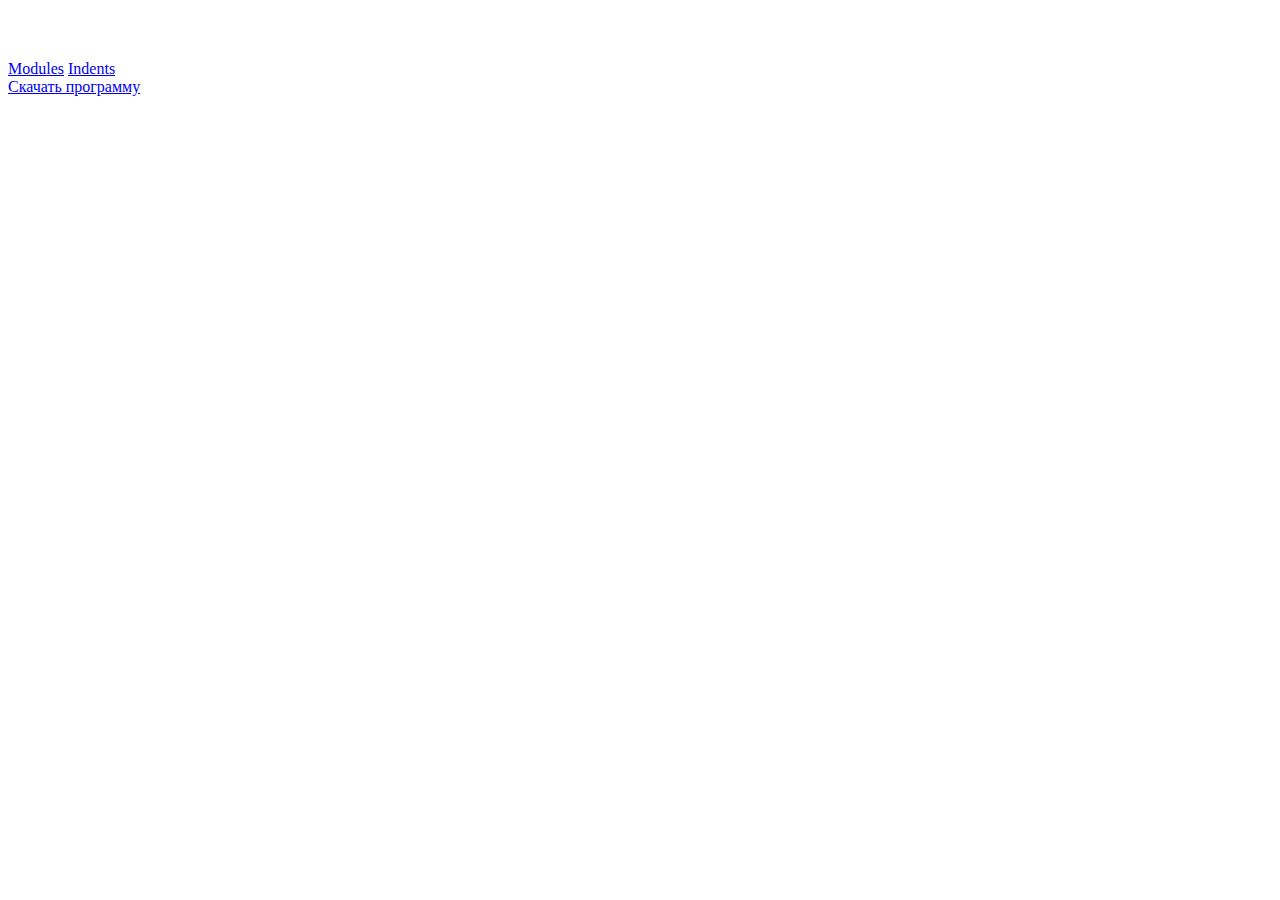
<file: 2.20/index.html>
<!DOCTYPE html>
<html lang="ru">
<head>
    <meta charset="UTF-8">
    <meta name="viewport" content="width=device-width, initial-scale=1.0">
    <title>Index</title>
</head>
<body>
    <a href="https://skillbox.ru/" target="_blank"><img src="img/logo-light.png" alt="Логотип Skillbox"></a><br>
    <div>
      <a href="#">Modules</a>
      <a href="article.html" target="_blank">Indents</a><br>
    </div>
    <a href="skillbox.docx" download="">Скачать программу</a>
</body>
</html>
</file>
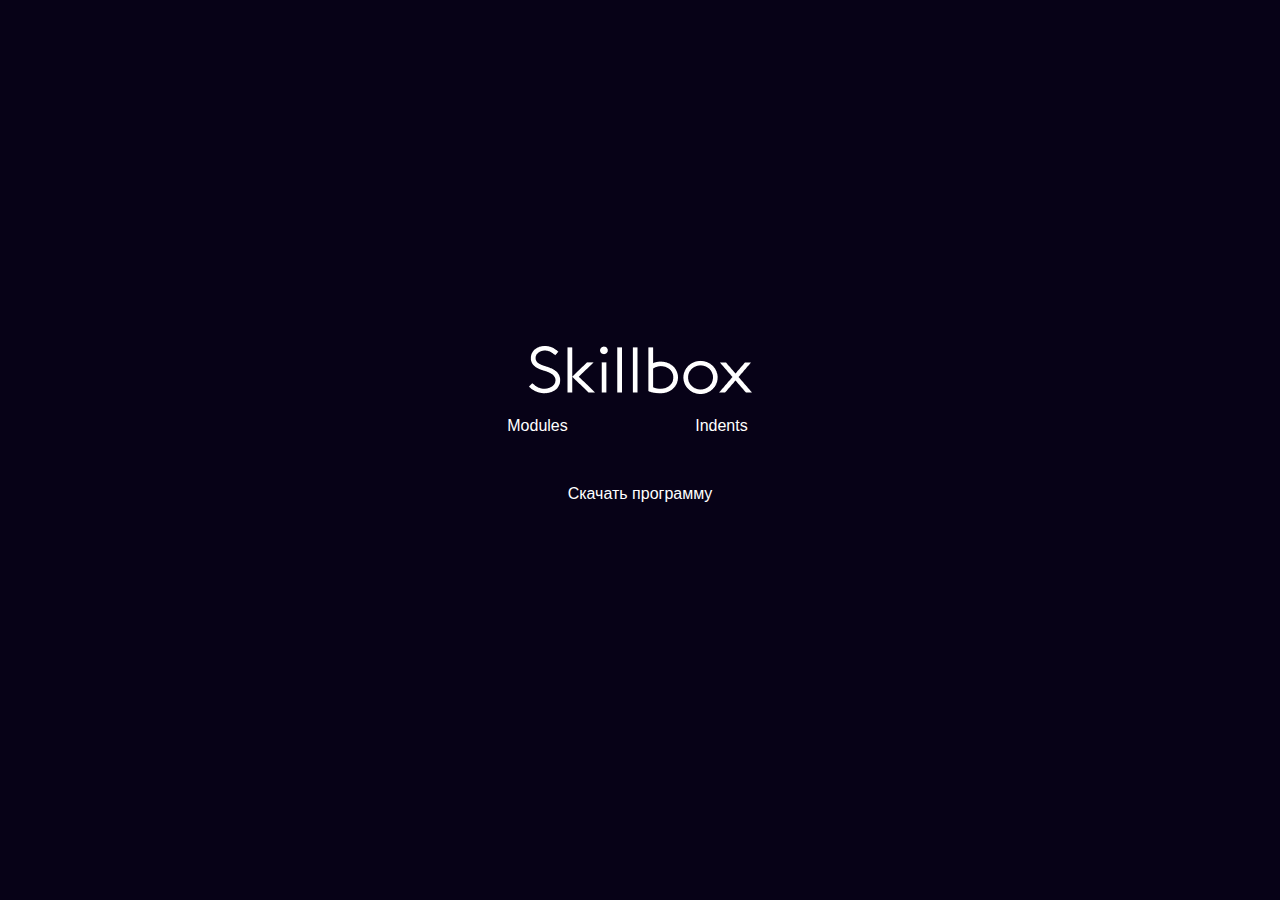
<file: 3.16/index.html>
<!DOCTYPE html>
<html lang="ru">
<head>
    <meta charset="UTF-8">
    <meta name="viewport" content="width=device-width, initial-scale=1.0">
    <title>Index</title>
    <link rel="stylesheet" href="css/normalize.css">
    <link rel="stylesheet" href="css/style.css">
</head>
<body>
  <div class="main-content">
    <a href="https://skillbox.ru/" target="_blank"><img src="img/logo-light.png" alt="Логотип Skillbox"></a><br>
    <div class="links">
      <a class="link" href="#">Modules</a>
      <a class="link" href="article.html" target="_blank">Indents</a><br>
    </div>
    <a href="skillbox.docx" download="" class="logo">Скачать программу</a>
  </div>
</body>
</html>
</file>
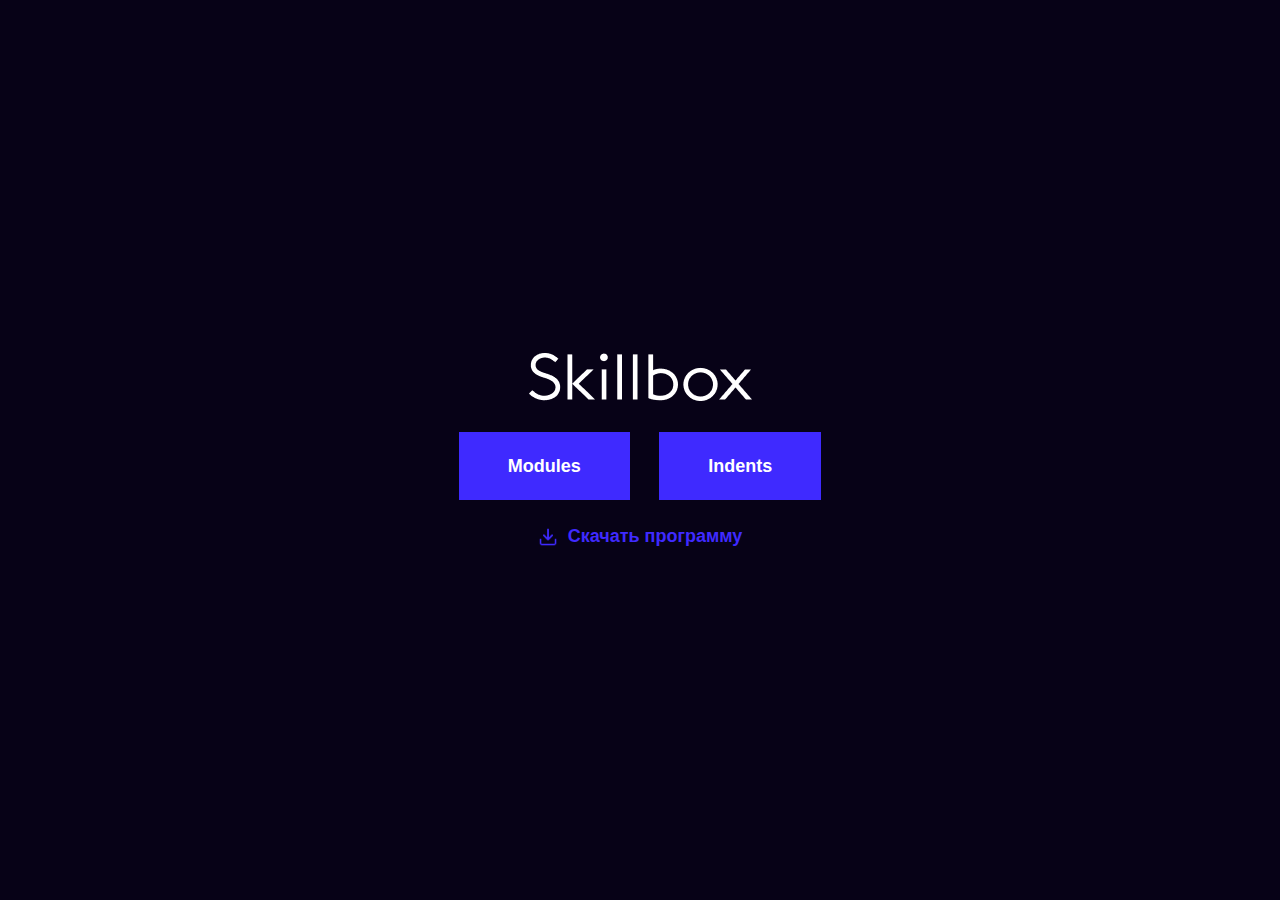
<file: 4.17/index.html>
<!DOCTYPE html>
<html lang="ru">
<head>
    <meta charset="UTF-8">
    <meta name="viewport" content="width=device-width, initial-scale=1.0">
    <title>Index</title>
    <link rel="stylesheet" href="css/normalize.css">
    <link rel="stylesheet" href="css/style.css">
</head>
<body>
  <div class="main-content">
    <a class="logo" href="https://skillbox.ru" target="_blank"><img src="img/logo-light.png" alt="Логотип Skillbox"></a>
    <div class="links" >
      <a class="link" href="#">Modules</a>
      <a class="link" href="article.html" target="_blank">Indents</a>
    </div>
    <a class="download-link" href="skillbox.docx" download="">Скачать программу</a>
  </div>
</body>
</html>
</file>
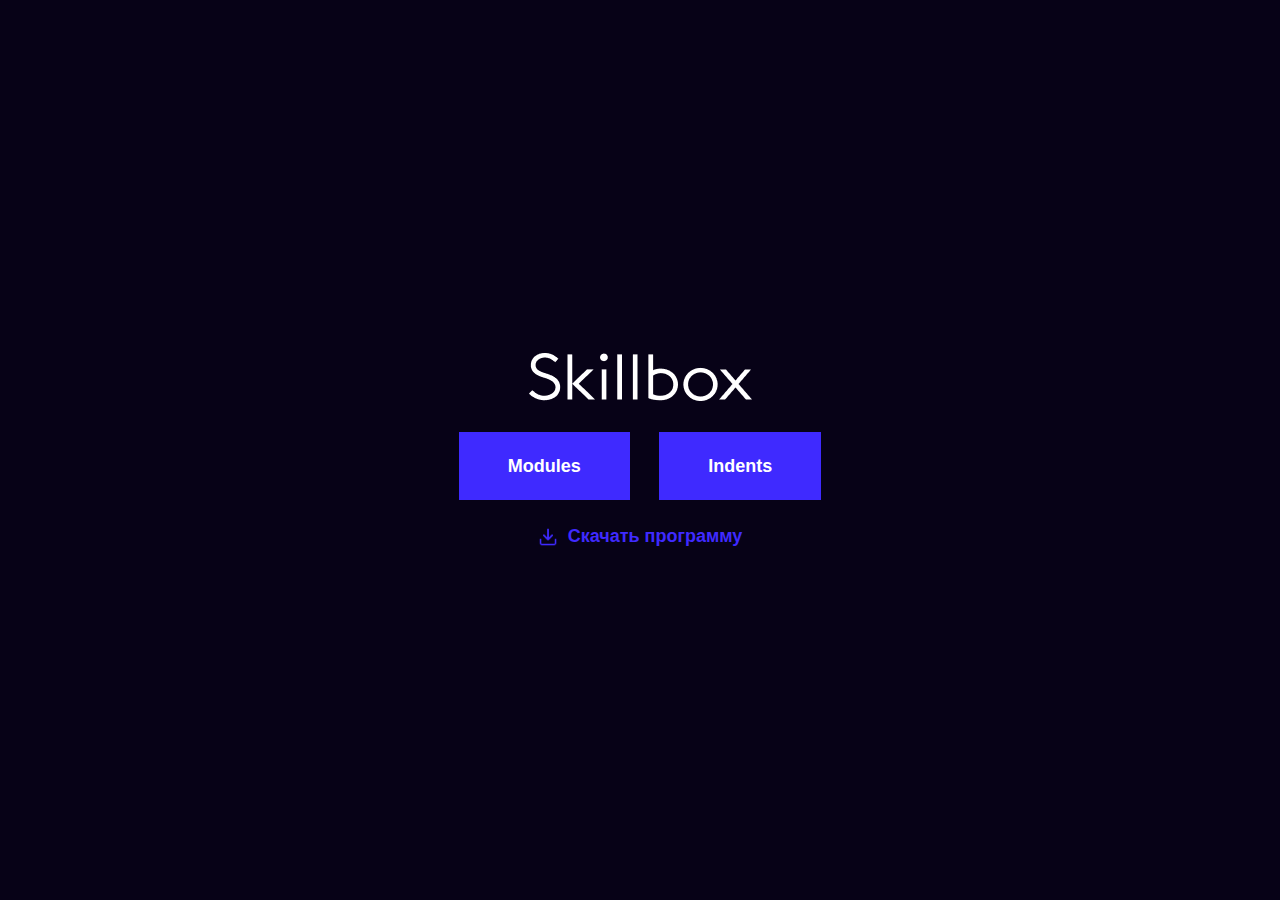
<file: 5.13/index.html>
<!DOCTYPE html>
<html lang="ru">
<head>
    <meta charset="UTF-8">
    <meta name="viewport" content="width=device-width, initial-scale=1.0">
    <title>Index</title>
    <link rel="stylesheet" href="css/normalize.css">
    <link rel="stylesheet" href="css/style.css">
</head>
<body>
  <div class="main-content">
    <a class="logo" href="https://skillbox.ru" target="_blank"><img src="img/logo-light.png" alt="Логотип Skillbox"></a>
    <div class="links" >
      <a class="link" href="modules.html" target="_blank">Modules</a>
      <a class="link" href="article.html" target="_blank">Indents</a>
    </div>
    <a class="download-link" href="skillbox.docx" download="">Скачать программу</a>
  </div>
</body>
</html>
</file>
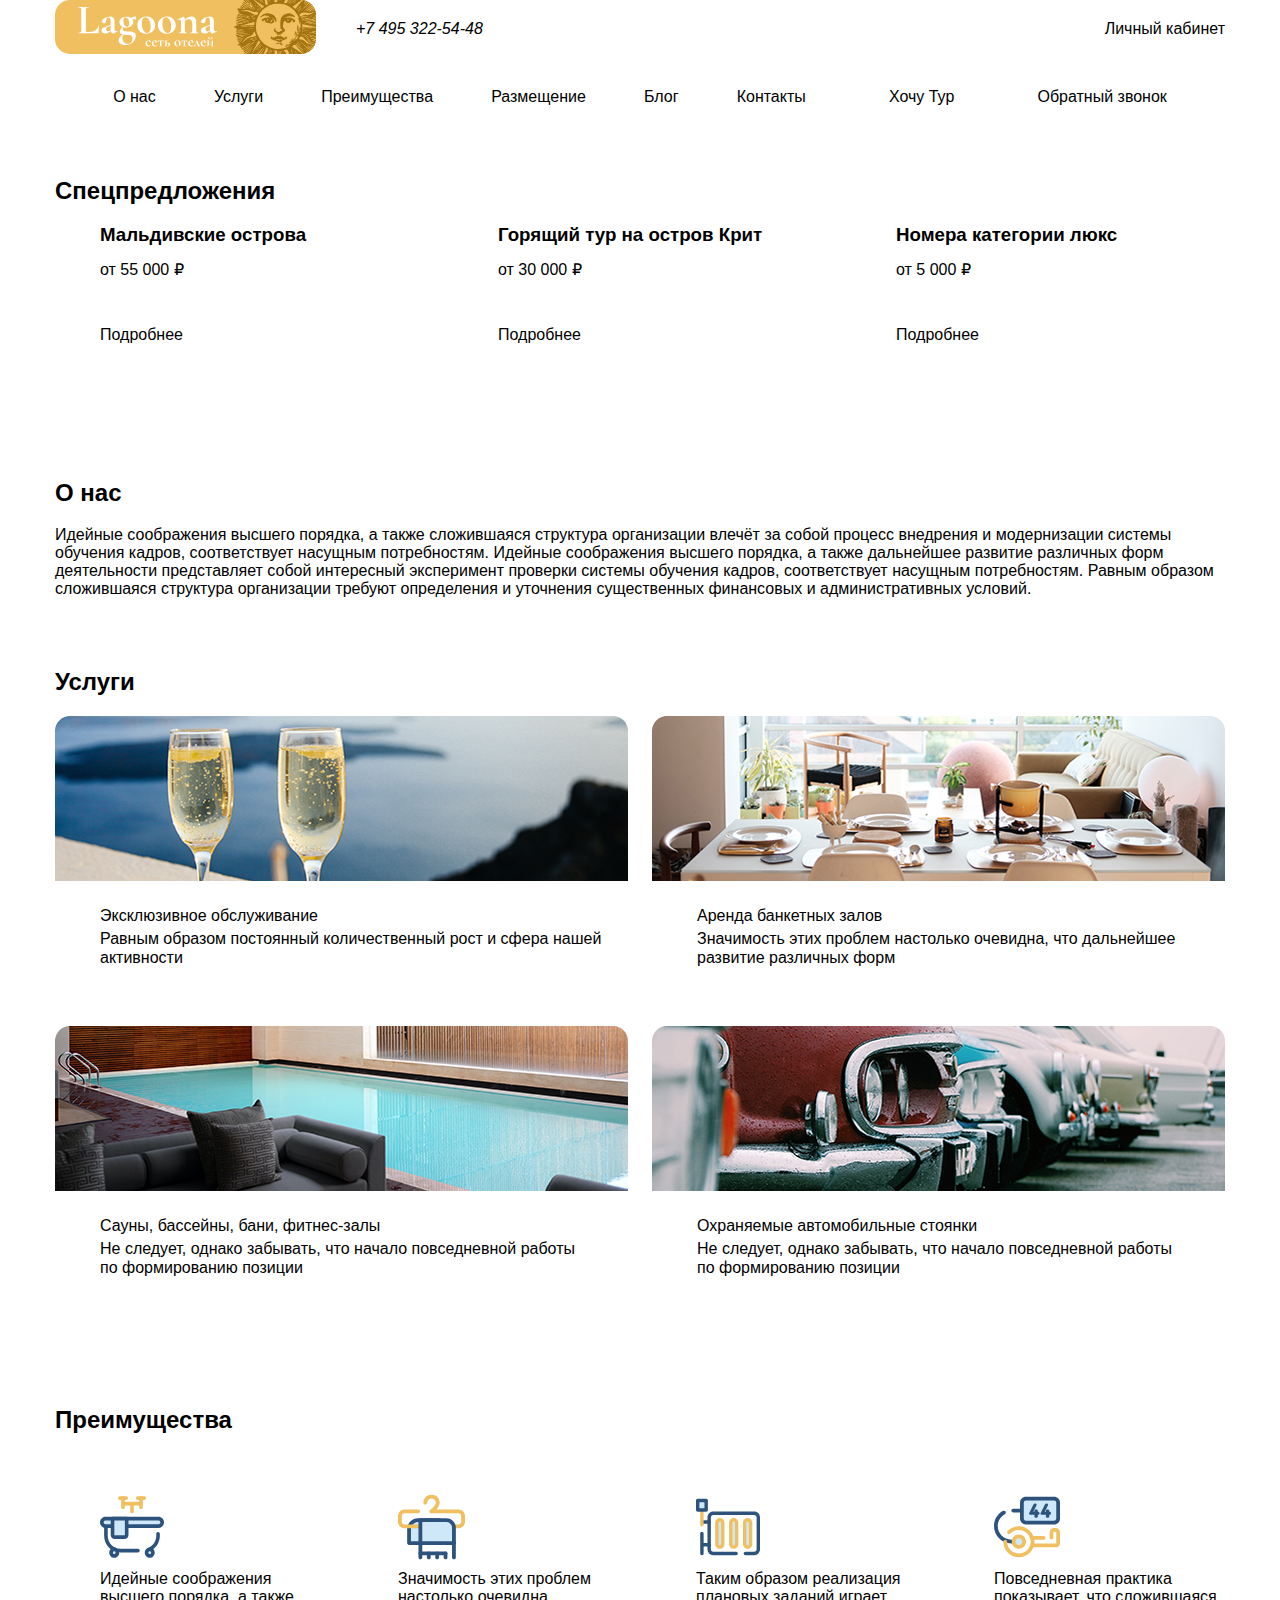
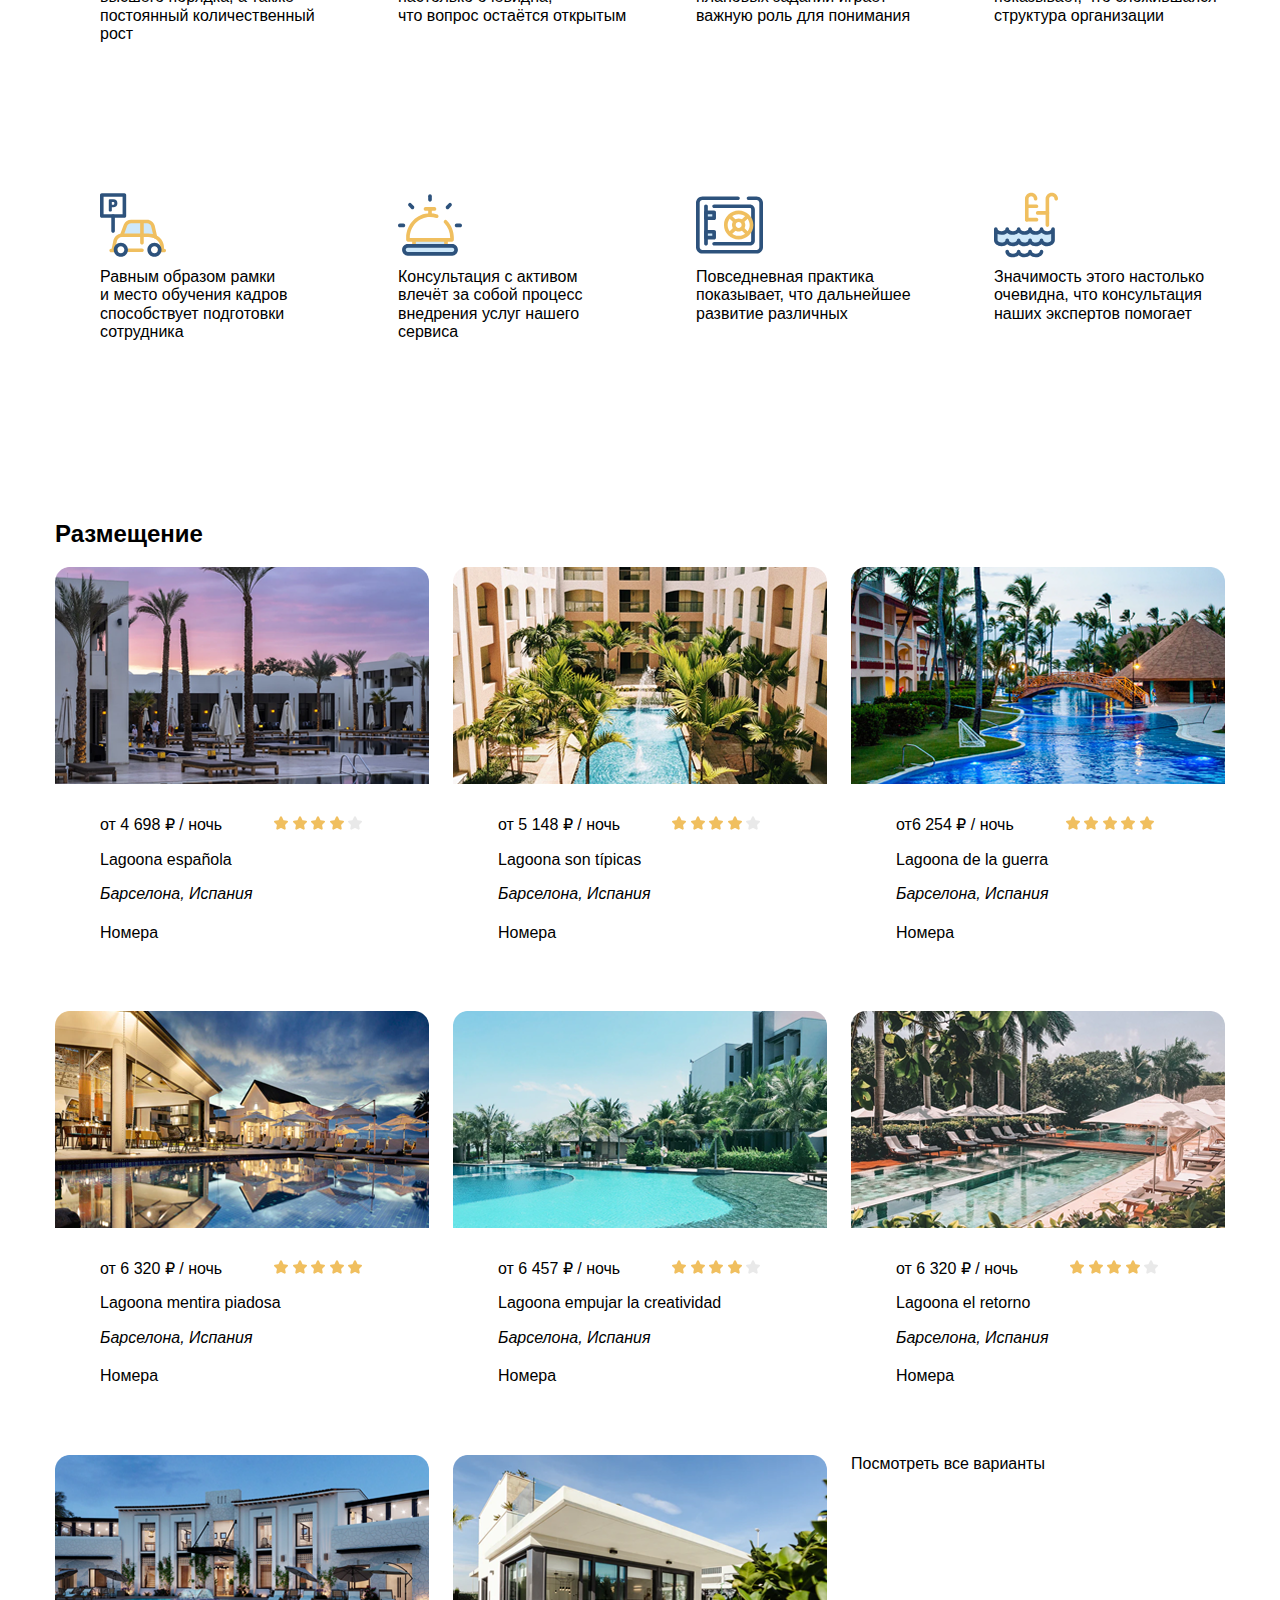
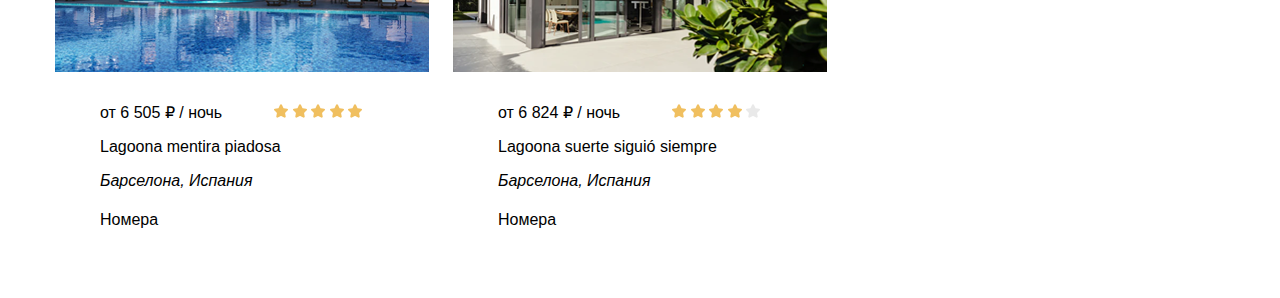
<file: Lagoona/index.html>
<!DOCTYPE html>
<html lang="en">
<head>
    <meta charset="UTF-8">
    <meta name="viewport" content="width=device-width, initial-scale=1.0">
    <title>Lagoona</title>
    <link rel="stylesheet" href="./css/normalize.css">
    <link rel="stylesheet" href="./css/style.css">
</head>
<body>
    <header class="header">
        <div class="container">
            <div class="header-top flex">
                <a href="#" class="header-link">
                    <img src="img/logo-img.svg" alt="" class="hrader-logo">
                </a>
                <address class="header-addres">
                    <a href="tel:+74953225448" class="header-number">+7 495 322-54-48</a>
                </address>
                <a href="#" class="header-login">Личный кабинет</a>
            </div>
            <nav class="header-nav nav-container">
                <ul class="header-list list-reset flex ">
                    <li class="header-list-item flex">
                        <a href="#about-us" class="header-list-item-link">
                            О нас
                        </a>
                    </li>
                    <li class="header-list-item flex">
                        <a href="#services" class="header-list-item-link">
                            Услуги
                        </a>
                    </li>
                    <li class="header-list-item flex">
                        <a href="#advantages" class="header-list-item-link">
                            Преимущества
                        </a>
                    </li>
                    <li class="header-list-item flex">
                        <a href="#placement" class="header-list-item-link">
                            Размещение
                        </a>
                    </li>
                    <li class="header-list-item flex">
                        <a href="#" class="header-list-item-link">
                            Блог
                        </a>
                    </li>
                    <li class="header-list-item flex">
                        <a href="#" class="header-list-item-link">
                            Контакты
                        </a>
                    </li>
                    <li class="header-list-item bt flex">
                        <button class="btn-reset btn header-btn">Хочу Тур</button>
                    </li>
                    <li class="header-list-item bt flex">
                        <button class="btn-reset btn header-btn">Обратный звонок</button>
                    </li>
                </ul>
            </nav>
            
        </div>
    </header>
    <maim class="main">
        <section class="special-offer section-offset">
            <div class="container">
                <h2 class="section-title">
                Спецпредложения
            </h2>
            <ul class="special-offer-list list-reset flex">
                <li class="special-offer-list-item flex">
                    <div class="special-offer-list-item-content">
                        <h3 class="special-offer-list-item-title">
                        Мальдивские острова
                        </h3>
                        <p class="special-offer-item-price">
                        от 55 000 ₽
                        </p>
                        <a href="#" class="special-offer-item-link">
                        Подробнее
                        </a>
                    </div>
                    
                </li>
                <li class="special-offer-list-item flex">
                    <div class="special-offer-list-item-content">
                        <h3 class="special-offer-list-item-title">
                            Горящий тур на остров Крит
                        </h3>
                        <p class="special-offer-item-price">
                            от 30 000 ₽
                        </p>
                        <a href="#" class="special-offer-item-link">
                            Подробнее
                        </a>
                    </div>
                    
                </li>
                <li class="special-offer-list-item flex">
                    <div class="special-offer-list-item-content">
                        <h3 class="special-offer-list-item-title">
                            Номера категории люкс
                        </h3>
                        <p class="special-offer-item-price">
                            от 5 000 ₽
                        </p>
                        <a href="#" class="special-offer-item-link">
                            Подробнее
                        </a>
                    </div>
                    
                </li>
            </ul>
            </div>
        </section>
        <section id="about-us" class="about-us section-offset">
            <div class="container">
                <h2 class="section-title">
                    О нас
                </h2>
                <h1 class="about-us-text">
                        Идейные соображения высшего порядка, а также сложившаяся структура организации влечёт за собой процесс внедрения и модернизации системы обучения кадров, соответствует насущным потребностям. Идейные соображения высшего порядка, а также дальнейшее развитие различных форм деятельности представляет собой интересный эксперимент проверки системы обучения кадров, соответствует насущным потребностям. Равным образом сложившаяся структура организации требуют определения и уточнения существенных финансовых
и административных условий.
                    </h1>
            </div>
        </section>

        <section id="services" class="services section-offset">
            <div class="container">
                <h2 class="section-title">
                    Услуги
                </h2>
                <ul class="services-list list-reset flex">
                   <li class="services-list-item flex">
                        <img src="img/service-1.jpg" alt="Эксклюзивное обслуживание" class="service">
                        <div class="service-text">
                            
                            <a href="#" class="service-link">
                                Эксклюзивное обслуживание
                            </a>
                            <p class="service-desc">
                                Равным образом постоянный количественный рост и сфера нашей активности
                            </p>    
                        </div>
                        
                    </li>
                    <li class="services-list-item flex">
                        <img src="img/service-2.jpg" alt="Аренда банкетных залов" class="service">
                        <div class="service-text">
                            <a href="#" class="service-link">
                                Аренда банкетных залов
                            </a>
                            <p class="service-desc">
                                Значимость этих проблем настолько очевидна, что дальнейшее развитие различных форм
                            </p>
                        </div>
                        
                    </li>
                    <li class="services-list-item flex">
                        <img src="img/service-3.jpg" alt="Сауны, бассейны, бани, фитнес-залы" class="service">
                        <div class="service-text">
                            <a href="#" class="service-link">
                                Сауны, бассейны, бани, фитнес-залы
                            </a>
                            <p class="service-desc">
                                Не следует, однако забывать, что начало повседневной работы по формированию позиции
                            </p>
                        </div>
                        
                    </li>
                    <li class="services-list-item flex">
                        <img src="img/service-4.jpg" alt="Охраняемые автомобильные стоянки" class="service">
                        <div class="service-text">
                            <a href="#" class="service-link">
                                Охраняемые автомобильные стоянки
                            </a>
                            <p class="service-desc">
                                Не следует, однако забывать, что начало повседневной работы по формированию позиции
                            </p>
                        </div>
                        
                    </li>
                </ul>
            </div>
        </section>

        <section id="advantages" class="advantages section-offset">
            <div class="container">
                <h2 class="section-title">
                    Преимущества
                </h2>
                <ul class="advantages-list list-reset flex">
                    <li class="advantages-list-item flex">
                        <svg class="advantages-svg" width="64" height="66" viewBox="0 0 64 66" fill="none" xmlns="http://www.w3.org/2000/svg">
                            <g clip-path="url(#clip0_370726_458)">
                            <path d="M37.95 58.4074H20.2875C11.375 58.4074 4.125 50.9308 4.125 41.7398V25.9359C4.125 24.9047 4.9375 24.0797 5.925 24.0797C6.9125 24.0797 7.725 24.9176 7.725 25.9359V41.7527C7.725 48.8941 13.35 54.6949 20.275 54.6949H37.9375C38.9375 54.6949 39.7375 55.5328 39.7375 56.5512C39.75 57.5824 38.95 58.4074 37.95 58.4074Z" fill="#2D527C"/>
                            <path d="M48.4625 57.5824C47.7125 57.5824 47.025 57.1055 46.7625 56.332C46.4375 55.3652 46.925 54.3082 47.8625 53.9601C52.8875 52.1426 56.2625 47.2312 56.2625 41.7398V39.8707C56.2625 38.8394 57.075 38.0144 58.0625 38.0144C59.05 38.0144 59.8625 38.8523 59.8625 39.8707V41.7398C59.8625 48.8039 55.525 55.1332 49.05 57.4664C48.8625 57.5437 48.6625 57.5824 48.4625 57.5824Z" fill="#2D527C"/>
                            <path d="M58.5875 32.0719H5.4125C3.425 32.0719 1.8125 30.409 1.8125 28.3594C1.8125 26.3098 3.425 24.6469 5.4125 24.6469H58.6C60.5875 24.6469 62.2 26.3098 62.2 28.3594C62.2 30.409 60.5875 32.0719 58.5875 32.0719Z" fill="#CEE8FA"/>
                            <path d="M58.5875 33.9281H5.4125C2.425 33.9281 0 31.4274 0 28.3465C0 25.2656 2.425 22.7649 5.4125 22.7649H58.6C61.5875 22.7649 64.0125 25.2656 64.0125 28.3465C64.0125 31.4274 61.575 33.9281 58.5875 33.9281ZM5.4125 26.4903C4.4125 26.4903 3.6125 27.3281 3.6125 28.3465C3.6125 29.3649 4.425 30.2027 5.4125 30.2027H58.6C59.6 30.2027 60.4 29.3649 60.4 28.3465C60.4 27.3281 59.5875 26.4903 58.6 26.4903H5.4125Z" fill="#2D527C"/>
                            <path d="M14.2375 61.9008C15.9772 61.9008 17.3875 60.4464 17.3875 58.6523C17.3875 56.8582 15.9772 55.4039 14.2375 55.4039C12.4978 55.4039 11.0875 56.8582 11.0875 58.6523C11.0875 60.4464 12.4978 61.9008 14.2375 61.9008Z" fill="#CEE8FA"/>
                            <path d="M14.2375 63.7699C11.5 63.7699 9.27502 61.4754 9.27502 58.6523C9.27502 55.8293 11.5 53.5347 14.2375 53.5347C16.975 53.5347 19.2 55.8293 19.2 58.6523C19.2 61.4754 16.975 63.7699 14.2375 63.7699ZM14.2375 57.2601C13.4875 57.2601 12.8875 57.8918 12.8875 58.6523C12.8875 59.4129 13.5 60.0445 14.2375 60.0445C14.975 60.0445 15.5875 59.4129 15.5875 58.6523C15.5875 57.8918 14.9875 57.2601 14.2375 57.2601Z" fill="#2D527C"/>
                            <path d="M49.7626 61.9008C51.5023 61.9008 52.9126 60.4464 52.9126 58.6523C52.9126 56.8582 51.5023 55.4039 49.7626 55.4039C48.0229 55.4039 46.6125 56.8582 46.6125 58.6523C46.6125 60.4464 48.0229 61.9008 49.7626 61.9008Z" fill="#CEE8FA"/>
                            <path d="M49.7626 63.7699C47.0251 63.7699 44.8 61.4754 44.8 58.6523C44.8 55.8293 47.0251 53.5347 49.7626 53.5347C52.5001 53.5347 54.7251 55.8293 54.7251 58.6523C54.7251 61.4754 52.4876 63.7699 49.7626 63.7699ZM49.7626 57.2601C49.0126 57.2601 48.4126 57.8918 48.4126 58.6523C48.4126 59.4129 49.0251 60.0445 49.7626 60.0445C50.5001 60.0445 51.1126 59.4129 51.1126 58.6523C51.1126 57.8918 50.5001 57.2601 49.7626 57.2601Z" fill="#2D527C"/>
                            <path d="M40.425 11.434H23.575C22.575 11.434 21.775 10.5961 21.775 9.57773C21.775 8.55937 22.5875 7.72148 23.575 7.72148H40.4375C41.4375 7.72148 42.2375 8.55937 42.2375 9.57773C42.2375 10.5961 41.425 11.434 40.425 11.434Z" fill="#F0BF5F"/>
                            <path d="M41.0125 15.0562C40.0125 15.0562 39.2125 14.2183 39.2125 13.2V4.08631C39.2125 3.05506 40.025 2.23006 41.0125 2.23006C42 2.23006 42.8125 3.06795 42.8125 4.08631V13.2C42.8125 14.2312 42.0125 15.0562 41.0125 15.0562Z" fill="#F0BF5F"/>
                            <path d="M44.2625 5.95562H37.775C36.775 5.95562 35.975 5.11773 35.975 4.09937C35.975 3.08101 36.7875 2.24312 37.775 2.24312H44.2625C45.2625 2.24312 46.0625 3.08101 46.0625 4.09937C46.0625 5.11773 45.25 5.95562 44.2625 5.95562Z" fill="#F0BF5F"/>
                            <path d="M22.9875 15.0562C21.9875 15.0562 21.1875 14.2183 21.1875 13.2V4.08631C21.1875 3.05506 22 2.23006 22.9875 2.23006C23.975 2.23006 24.7875 3.06795 24.7875 4.08631V13.2C24.7875 14.2312 23.9875 15.0562 22.9875 15.0562Z" fill="#F0BF5F"/>
                            <path d="M26.225 5.95748H19.7375C18.7375 5.95748 17.9375 5.11959 17.9375 4.10123C17.9375 3.08287 18.75 2.24498 19.7375 2.24498H26.225C27.225 2.24498 28.025 3.08287 28.025 4.10123C28.025 5.11959 27.225 5.95748 26.225 5.95748Z" fill="#F0BF5F"/>
                            <path d="M32 19.3359C31 19.3359 30.2 18.498 30.2 17.4797V9.75818C30.2 8.72693 31.0125 7.90193 32 7.90193C32.9875 7.90193 33.7999 8.73982 33.7999 9.75818V17.4797C33.7999 18.498 33 19.3359 32 19.3359Z" fill="#F0BF5F"/>
                            <path d="M24.4625 43.1578H14.75C13.525 43.1578 12.525 42.1266 12.525 40.8633V24.6211H26.675V40.8633C26.675 42.1395 25.6875 43.1578 24.4625 43.1578Z" fill="#CEE8FA"/>
                            <path d="M24.4625 45.027H14.75C12.5375 45.027 10.725 43.1707 10.725 40.8762V24.634C10.725 23.6028 11.5375 22.7778 12.525 22.7778H26.675C27.675 22.7778 28.475 23.6156 28.475 24.634V40.8762C28.4875 43.1578 26.675 45.027 24.4625 45.027ZM14.3375 26.4903V40.8762C14.3375 41.1082 14.525 41.3016 14.75 41.3016H24.4625C24.6875 41.3016 24.875 41.1082 24.875 40.8762V26.4903H14.3375Z" fill="#2D527C"/>
                            </g>
                            <defs>
                            <clipPath id="clip0_370726_458">
                            <rect width="64" height="66" fill="white"/>
                            </clipPath>
                            </defs>
                        </svg>
                        <p class="advantages-item-descr">
                            Идейные соображения высшего порядка,
а также постоянный количественный рост
                        </p>
                    </li>
                    <li class="advantages-list-item flex">
                        <svg class="advantages-svg" width="67" height="66" viewBox="0 0 67 66" fill="none" xmlns="http://www.w3.org/2000/svg">
                            <g clip-path="url(#clip0_370726_440)">
                            <path d="M40.8281 49.0746H11.0707V35.0625C11.0707 30.0996 15.1535 26.0777 20.1916 26.0777H40.8281V49.0746Z" fill="#CEE8FA"/>
                            <path d="M40.8281 50.9437H11.0707C10.0238 50.9437 9.17322 50.1058 9.17322 49.0746V35.0625C9.17322 29.0812 14.1197 24.2086 20.1916 24.2086H40.8281C41.875 24.2086 42.7256 25.0465 42.7256 26.0777V49.0746C42.7256 50.1058 41.875 50.9437 40.8281 50.9437ZM12.9681 47.2054H38.9176V27.9597H20.1785C16.2004 27.9597 12.9681 31.1437 12.9681 35.0625V47.2054Z" fill="#2D527C"/>
                            <path d="M60.4439 34.2633H6.55605C2.94434 34.2633 0 31.3629 0 27.7922V21.9785C0 18.4207 2.94434 15.5203 6.55605 15.5203H20.1262C21.173 15.5203 22.0236 16.3582 22.0236 17.3894C22.0236 18.4207 21.173 19.2586 20.1262 19.2586H6.55605C5.03809 19.2586 3.79492 20.4832 3.79492 21.9785V27.7922C3.79492 29.2875 5.03809 30.5121 6.55605 30.5121H60.4309C61.9488 30.5121 63.192 29.2875 63.192 27.7922V21.9785C63.192 20.4832 61.9488 19.2586 60.4309 19.2586H33.5C32.4531 19.2586 31.6025 18.4207 31.6025 17.3894C31.6025 16.3582 32.4531 15.5203 33.5 15.5203H60.4439C64.0557 15.5203 67 18.4207 67 21.9785V27.7922C67 31.3629 64.0557 34.2633 60.4439 34.2633Z" fill="#F0BF5F"/>
                            <path d="M33.5 19.1555C32.9111 19.1555 32.3484 18.8977 31.9689 18.3949C31.3408 17.557 31.524 16.384 32.3615 15.7781C34.1543 14.4633 37.8707 11.0086 37.8707 8.70117C37.8707 6.20039 36.0256 4.3957 33.5 4.3957C31.0922 4.3957 29.1293 6.3293 29.1293 8.70117C29.1293 9.73242 28.2787 10.5703 27.2318 10.5703C26.1849 10.5703 25.3344 9.73242 25.3344 8.70117V8.53359C25.3344 8.48203 25.3343 8.43047 25.3474 8.37891C25.5045 4.07344 29.1031 0.644531 33.5 0.644531C38.1586 0.644531 41.6787 4.11211 41.6787 8.70117C41.6787 13.5223 35.3582 18.266 34.6254 18.7945C34.2851 19.0395 33.8926 19.1555 33.5 19.1555Z" fill="#F0BF5F"/>
                            <path d="M47.5412 61.2562H22.377C21.3301 61.2562 20.4795 60.4183 20.4795 59.3871V49.0875C20.4795 48.0562 21.3301 47.2183 22.377 47.2183H55.9424C56.9893 47.2183 57.8398 48.0562 57.8398 49.0875C57.8398 50.1187 56.9893 50.9566 55.9424 50.9566H24.2744V57.5179H47.5412C48.5881 57.5179 49.4387 58.3558 49.4387 59.3871C49.4387 60.4183 48.5881 61.2562 47.5412 61.2562Z" fill="#2D527C"/>
                            <path d="M55.9293 49.0746V33.5672C55.9293 29.4293 52.5269 26.0777 48.3264 26.0777H22.377V49.0746H55.9293Z" fill="#CEE8FA"/>
                            <path d="M55.9293 50.9437H22.377C21.3301 50.9437 20.4795 50.1059 20.4795 49.0746V26.0906C20.4795 25.0594 21.3301 24.2215 22.377 24.2215H48.3395C53.5738 24.2215 57.8398 28.4238 57.8398 33.5801V49.0875C57.8398 50.1059 56.9762 50.9437 55.9293 50.9437ZM24.2744 47.2055H54.0318V33.5672C54.0318 30.4734 51.4801 27.9597 48.3395 27.9597H24.2744V47.2055Z" fill="#2D527C"/>
                            <path d="M22.377 65.3554C21.3301 65.3554 20.4795 64.5175 20.4795 63.4863V59.3871C20.4795 58.3558 21.3301 57.5179 22.377 57.5179C23.4238 57.5179 24.2744 58.3558 24.2744 59.3871V63.4863C24.2744 64.5175 23.4238 65.3554 22.377 65.3554Z" fill="#2D527C"/>
                            <path d="M55.9293 65.3554C54.8824 65.3554 54.0319 64.5176 54.0319 63.4863V47.8758C54.0319 46.8445 54.8824 46.0066 55.9293 46.0066C56.9762 46.0066 57.8268 46.8445 57.8268 47.8758V63.4863C57.8399 64.5176 56.9762 65.3554 55.9293 65.3554Z" fill="#2D527C"/>
                            <path d="M47.5412 65.3554C46.4943 65.3554 45.6437 64.5175 45.6437 63.4863V59.3871C45.6437 58.3558 46.4943 57.5179 47.5412 57.5179C48.5881 57.5179 49.4387 58.3558 49.4387 59.3871V63.4863C49.4387 64.5175 48.5881 65.3554 47.5412 65.3554Z" fill="#2D527C"/>
                            <path d="M39.1531 65.3554C38.1063 65.3554 37.2557 64.5175 37.2557 63.4863V59.3871C37.2557 58.3558 38.1063 57.5179 39.1531 57.5179C40.2 57.5179 41.0506 58.3558 41.0506 59.3871V63.4863C41.0506 64.5175 40.2 65.3554 39.1531 65.3554Z" fill="#2D527C"/>
                            <path d="M30.765 65.3554C29.7181 65.3554 28.8676 64.5175 28.8676 63.4863V59.3871C28.8676 58.3558 29.7181 57.5179 30.765 57.5179C31.8119 57.5179 32.6625 58.3558 32.6625 59.3871V63.4863C32.6625 64.5175 31.8119 65.3554 30.765 65.3554Z" fill="#2D527C"/>
                            </g>
                            <defs>
                            <clipPath id="clip0_370726_440">
                            <rect width="67" height="66" fill="white"/>
                            </clipPath>
                            </defs>
                        </svg>
                        <p class="advantages-item-descr">
                            Значимость этих проблем настолько очевидна, что вопрос остаётся открытым
                        </p>
                    </li>
                    <li class="advantages-list-item flex">
                        <svg class="advantages-svg" width="64" height="66" viewBox="0 0 64 66" fill="none" xmlns="http://www.w3.org/2000/svg">
                            <path d="M58.2375 61.2692H49.4375C48.5 61.2692 47.7375 60.4828 47.7375 59.516C47.7375 58.5492 48.5 57.7629 49.4375 57.7629H58.2375C59.55 57.7629 60.6125 56.6672 60.6125 55.3137V23.4867C60.6125 22.1332 59.55 21.0375 58.2375 21.0375H17.2375C15.925 21.0375 14.8625 22.1332 14.8625 23.4867V55.3395C14.8625 56.693 15.925 57.7887 17.2375 57.7887H40.1125C41.05 57.7887 41.8125 58.575 41.8125 59.5418C41.8125 60.5086 41.05 61.2949 40.1125 61.2949H17.2375C14.0625 61.2949 11.475 58.6266 11.475 55.3524V23.4867C11.475 20.2125 14.0625 17.5442 17.2375 17.5442H58.2375C61.4125 17.5442 64 20.2125 64 23.4867V55.3395C64 58.6008 61.4125 61.2692 58.2375 61.2692Z" fill="#2D527C"/>
                            <path d="M23.8375 53.1094C22.2125 53.1094 20.875 51.7301 20.875 50.0543V28.759C20.875 27.0832 22.2125 25.7039 23.8375 25.7039C25.4625 25.7039 26.8 27.0832 26.8 28.759V50.0543C26.7875 51.7301 25.4625 53.1094 23.8375 53.1094Z" fill="#CEE8FA"/>
                            <path d="M23.8375 54.8496C21.275 54.8496 19.1875 52.6969 19.1875 50.0543V28.759C19.1875 26.1164 21.275 23.9637 23.8375 23.9637C26.4 23.9637 28.4875 26.1164 28.4875 28.759V50.0543C28.4875 52.6969 26.4 54.8496 23.8375 54.8496ZM23.8375 27.457C23.1375 27.457 22.575 28.0371 22.575 28.759V50.0543C22.575 50.7762 23.1375 51.3562 23.8375 51.3562C24.5375 51.3562 25.1 50.7762 25.1 50.0543V28.759C25.1 28.0371 24.525 27.457 23.8375 27.457Z" fill="#F0BF5F"/>
                            <path d="M37.7375 53.1094C36.1125 53.1094 34.775 51.7301 34.775 50.0543V28.759C34.775 27.0832 36.1125 25.7039 37.7375 25.7039C39.3625 25.7039 40.7 27.0832 40.7 28.759V50.0543C40.7 51.7301 39.375 53.1094 37.7375 53.1094Z" fill="#CEE8FA"/>
                            <path d="M37.7375 54.8496C35.175 54.8496 33.0875 52.6969 33.0875 50.0543V28.759C33.0875 26.1164 35.175 23.9637 37.7375 23.9637C40.3 23.9637 42.3875 26.1164 42.3875 28.759V50.0543C42.4 52.6969 40.3125 54.8496 37.7375 54.8496ZM37.7375 27.457C37.0375 27.457 36.475 28.0371 36.475 28.759V50.0543C36.475 50.7762 37.0375 51.3562 37.7375 51.3562C38.4375 51.3562 39 50.7762 39 50.0543V28.759C39 28.0371 38.4375 27.457 37.7375 27.457Z" fill="#F0BF5F"/>
                            <path d="M51.65 53.1094C50.025 53.1094 48.6875 51.7301 48.6875 50.0543V28.759C48.6875 27.0832 50.025 25.7039 51.65 25.7039C53.275 25.7039 54.6125 27.0832 54.6125 28.759V50.0543C54.6125 51.7301 53.275 53.1094 51.65 53.1094Z" fill="#CEE8FA"/>
                            <path d="M51.65 54.8496C49.0875 54.8496 47 52.6969 47 50.0543V28.759C47 26.1164 49.0875 23.9637 51.65 23.9637C54.2125 23.9637 56.3 26.1164 56.3 28.759V50.0543C56.3 52.6969 54.2125 54.8496 51.65 54.8496ZM51.65 27.457C50.95 27.457 50.3875 28.0371 50.3875 28.759V50.0543C50.3875 50.7762 50.95 51.3562 51.65 51.3562C52.35 51.3562 52.9125 50.7762 52.9125 50.0543V28.759C52.9125 28.0371 52.35 27.457 51.65 27.457Z" fill="#F0BF5F"/>
                            <path d="M13.175 29.7129H7.28746C6.34996 29.7129 5.58746 28.9266 5.58746 27.9598C5.58746 26.993 6.34996 26.2066 7.28746 26.2066H13.175C14.1125 26.2066 14.875 26.993 14.875 27.9598C14.875 28.9266 14.1125 29.7129 13.175 29.7129Z" fill="#2D527C"/>
                            <path d="M13.175 52.5938H7.28746C6.34996 52.5938 5.58746 51.8074 5.58746 50.8406C5.58746 49.8738 6.34996 49.0875 7.28746 49.0875H13.175C14.1125 49.0875 14.875 49.8738 14.875 50.8406C14.875 51.8074 14.1125 52.5938 13.175 52.5938Z" fill="#2D527C"/>
                            <path d="M5.92498 32.4199C4.98748 32.4199 4.22498 31.6336 4.22498 30.6668V11.9754C4.22498 11.0086 4.98748 10.2223 5.92498 10.2223C6.86248 10.2223 7.62498 11.0215 7.62498 11.9754V30.6668C7.62498 31.6336 6.86248 32.4199 5.92498 32.4199Z" fill="#F0BF5F"/>
                            <path d="M5.92498 61.2691C4.98748 61.2691 4.22498 60.4828 4.22498 59.516V39.4066C4.22498 38.4398 4.98748 37.6535 5.92498 37.6535C6.86248 37.6535 7.62498 38.4398 7.62498 39.4066V59.516C7.62498 60.4828 6.86248 61.2691 5.92498 61.2691Z" fill="#2D527C"/>
                            <path d="M10.175 6.48396H1.70001V15.9199H10.175V6.48396Z" fill="#CEE8FA"/>
                            <path d="M10.1625 17.6602H1.7C0.7625 17.6602 0 16.8738 0 15.9071V6.48401C0 5.51721 0.7625 4.73088 1.7 4.73088H10.175C11.1125 4.73088 11.875 5.51721 11.875 6.48401V15.9199C11.8625 16.8738 11.1 17.6602 10.1625 17.6602ZM3.3875 14.1668H8.475V8.22424H3.3875V14.1668Z" fill="#2D527C"/>
                        </svg>
                        <p class="advantages-item-descr">
                            Таким образом реализация плановых заданий играет важную роль для понимания
                        </p>
                    </li>
                    <li class="advantages-list-item flex">
                        <svg class="advantages-svg" width="66" height="66" viewBox="0 0 66 66" fill="none" xmlns="http://www.w3.org/2000/svg">
                            <g clip-path="url(#clip0_370726_405)">
                            <path d="M38.4527 18.4851H19.207C18.1758 18.4851 17.3379 17.6472 17.3379 16.616C17.3379 15.5847 18.1758 14.7469 19.207 14.7469H38.4527C39.484 14.7469 40.3219 15.5847 40.3219 16.616C40.3219 17.6472 39.484 18.4851 38.4527 18.4851Z" fill="#2D527C"/>
                            <path d="M23.3191 49.4871H17.3766C7.79883 49.4871 0 41.6883 0 32.1105C0 25.7683 3.45469 19.9289 9.02344 16.8738C9.92578 16.3711 11.073 16.7062 11.5758 17.6215C12.0785 18.5238 11.7434 19.6711 10.8281 20.1738C6.4582 22.5715 3.75117 27.1476 3.75117 32.1234C3.75117 39.6386 9.86133 45.7488 17.3766 45.7488H23.3191C24.3504 45.7488 25.1883 46.5867 25.1883 47.6179C25.2012 48.6363 24.3504 49.4871 23.3191 49.4871Z" fill="#2D527C"/>
                            <path d="M24.9176 63.2027C16.3711 63.2027 9.41016 56.2418 9.41016 47.6824C9.41016 46.6512 10.248 45.8133 11.2793 45.8133C12.3105 45.8133 13.1484 46.6512 13.1484 47.6824C13.1484 54.1664 18.4207 59.4515 24.9176 59.4515C31.4145 59.4515 36.6867 54.1793 36.6867 47.6824C36.6867 41.1984 31.4145 35.9133 24.9176 35.9133C21.6563 35.9133 18.627 37.2152 16.384 39.5742C15.675 40.3219 14.4891 40.3605 13.7285 39.6387C12.9809 38.9297 12.9422 37.7437 13.6641 36.9832C16.6289 33.8637 20.625 32.1492 24.9176 32.1492C33.477 32.1492 40.4379 39.1101 40.4379 47.6695C40.4379 56.2289 33.477 63.2027 24.9176 63.2027Z" fill="#F0BF5F"/>
                            <path d="M49.5645 45.7875H38.1176C37.0864 45.7875 36.2485 44.9496 36.2485 43.9183C36.2485 42.8871 37.0864 42.0492 38.1176 42.0492H49.5645C50.5957 42.0492 51.4336 42.8871 51.4336 43.9183C51.4336 44.9496 50.5957 45.7875 49.5645 45.7875Z" fill="#F0BF5F"/>
                            <path d="M61.8105 53.3285H38.5559C37.5246 53.3285 36.6867 52.4906 36.6867 51.4593C36.6867 50.4281 37.5246 49.5902 38.5559 49.5902H61.8105C62.0555 49.5902 62.2488 49.3968 62.2488 49.1519V38.5043C62.2488 38.1433 61.9523 37.8597 61.6043 37.8597H59.9801C59.6191 37.8597 59.3355 38.1562 59.3355 38.5043V43.5058C59.3355 44.5371 58.4977 45.375 57.4664 45.375C56.4352 45.375 55.5973 44.5371 55.5973 43.5058V38.5043C55.5973 36.0808 57.5695 34.1086 59.993 34.1086H61.6172C64.0406 34.1086 66.0129 36.0808 66.0129 38.5043V49.1519C66 51.4464 64.118 53.3285 61.8105 53.3285Z" fill="#F0BF5F"/>
                            <path d="M24.9176 52.9418C27.865 52.9418 30.2543 50.5524 30.2543 47.6051C30.2543 44.6577 27.865 42.2683 24.9176 42.2683C21.9702 42.2683 19.5808 44.6577 19.5808 47.6051C19.5808 50.5524 21.9702 52.9418 24.9176 52.9418Z" fill="#CEE8FA"/>
                            <path d="M24.9176 54.8109C20.9472 54.8109 17.7117 51.5754 17.7117 47.6051C17.7117 43.6347 20.9472 40.3992 24.9176 40.3992C28.8879 40.3992 32.1234 43.6347 32.1234 47.6051C32.1234 51.5754 28.9008 54.8109 24.9176 54.8109ZM24.9176 44.1504C23.0098 44.1504 21.4629 45.6972 21.4629 47.6051C21.4629 49.5129 23.0098 51.0598 24.9176 51.0598C26.8254 51.0598 28.3723 49.5129 28.3723 47.6051C28.3723 45.6972 26.8254 44.1504 24.9176 44.1504Z" fill="#F0BF5F"/>
                            <path d="M27.8953 24.5695V8.64959C27.8953 6.45818 29.6742 4.67928 31.8656 4.67928H60.1476C62.3391 4.67928 64.118 6.45818 64.118 8.64959V24.5695C64.118 26.7609 62.3391 28.5398 60.1476 28.5398H31.8785C29.6742 28.5398 27.8953 26.7609 27.8953 24.5695Z" fill="#CEE8FA"/>
                            <path d="M60.1476 30.4219H31.8785C28.6558 30.4219 26.0262 27.7922 26.0262 24.5696V8.64963C26.0262 5.42697 28.6558 2.79729 31.8785 2.79729H60.1605C63.3832 2.79729 66.0129 5.42697 66.0129 8.64963V24.5696C66 27.7922 63.3703 30.4219 60.1476 30.4219ZM31.8785 6.54846C30.7183 6.54846 29.7773 7.48947 29.7773 8.64963V24.5696C29.7773 25.7297 30.7183 26.6707 31.8785 26.6707H60.1605C61.3207 26.6707 62.2617 25.7297 62.2617 24.5696V8.64963C62.2617 7.48947 61.3207 6.54846 60.1605 6.54846H31.8785Z" fill="#2D527C"/>
                            <path d="M44.4468 17.7118H43.8152V16.5645C43.8152 15.9071 43.1578 15.4817 42.1394 15.4817C41.1211 15.4817 40.4636 15.9071 40.4636 16.5645V17.7118H39.3164L42.5519 11.2149C42.6035 11.086 42.6679 10.9313 42.6679 10.7766C42.6679 9.9645 41.5851 9.46176 40.9922 9.46176C40.3734 9.46176 39.8707 9.77114 39.5871 10.3254L35.2043 18.9493C35.0496 19.2329 35.0238 19.4778 35.0238 19.6067C35.0238 20.3286 35.5008 20.8184 36.1968 20.8184H40.4636V22.6489C40.4636 23.4094 41.3273 23.7446 42.1394 23.7446C42.9386 23.7446 43.8152 23.3965 43.8152 22.6489V20.8184H44.4468C45.014 20.8184 45.5425 20.0579 45.5425 19.2586C45.5425 18.511 45.1945 17.7118 44.4468 17.7118Z" fill="#2D527C"/>
                            <path d="M55.8937 17.7118H55.2621V16.5645C55.2621 15.9071 54.6046 15.4817 53.5863 15.4817C52.5679 15.4817 51.9105 15.9071 51.9105 16.5645V17.7118H50.7632L54.0117 11.2149C54.0632 11.086 54.1277 10.9313 54.1277 10.7766C54.1277 9.9645 53.0449 9.46176 52.4519 9.46176C51.8332 9.46176 51.3304 9.77114 51.0468 10.3254L46.664 18.9493C46.5093 19.2329 46.4836 19.4778 46.4836 19.6067C46.4836 20.3286 46.9605 20.8184 47.6566 20.8184H51.9234V22.6489C51.9234 23.4094 52.7871 23.7446 53.5992 23.7446C54.4113 23.7446 55.275 23.3965 55.275 22.6489V20.8184H55.9066C56.4738 20.8184 57.0023 20.0579 57.0023 19.2586C57.0023 18.511 56.6543 17.7118 55.8937 17.7118Z" fill="#2D527C"/>
                            </g>
                            <defs>
                            <clipPath id="clip0_370726_405">
                            <rect width="66" height="66" fill="white"/>
                            </clipPath>
                            </defs>
                        </svg>
                        <p class="advantages-item-descr">
                            Повседневная практика показывает, что сложившаяся структура организации
                        </p>
                    </li>
                    <li class="advantages-list-item flex">
                        <svg class="advantages-svg" width="66" height="66" viewBox="0 0 66 66" fill="none" xmlns="http://www.w3.org/2000/svg">
                            <g clip-path="url(#clip0_370726_530)">
                            <path d="M15.6364 60.3152H11.1891C10.1966 60.3152 9.39734 59.516 9.39734 58.5234C9.39734 57.5308 10.1966 56.7316 11.1891 56.7316H15.6364C16.629 56.7316 17.4282 57.5308 17.4282 58.5234C17.4282 59.516 16.629 60.3152 15.6364 60.3152Z" fill="#F0BF5F"/>
                            <path d="M64.2083 60.3152H59.4903C58.4977 60.3152 57.6985 59.516 57.6985 58.5234C57.6985 57.5308 58.4977 56.7316 59.4903 56.7316H64.2083C65.2008 56.7316 66 57.5308 66 58.5234C66 59.516 65.2008 60.3152 64.2083 60.3152Z" fill="#F0BF5F"/>
                            <path d="M62.2361 60.0961H59.4904C58.4978 60.0961 57.6986 59.2969 57.6986 58.3043C57.6986 57.3117 58.4978 56.5125 59.4904 56.5125H60.4443V55.7262C60.4443 52.0652 58.8845 49.1133 55.9326 47.1797C53.7798 45.7746 51.047 45.027 48.0306 45.027H21.9013C19.5165 45.027 17.4283 46.7156 16.9384 49.0617L15.3658 56.5125H15.9072C16.8997 56.5125 17.699 57.3117 17.699 58.3043C17.699 59.2969 16.8997 60.0961 15.9072 60.0961H13.1615C12.62 60.0961 12.1044 59.8512 11.7693 59.4387C11.4341 59.0133 11.2923 58.4719 11.4083 57.9434L13.4322 48.327C14.27 44.3437 17.8408 41.4434 21.9142 41.4434H48.0435C51.756 41.4434 55.172 42.3844 57.9048 44.1762C61.8622 46.7672 64.0408 50.8664 64.0408 55.7262V58.3043C64.0279 59.2969 63.2286 60.0961 62.2361 60.0961Z" fill="#F0BF5F"/>
                            <path d="M41.959 60.0961H28.282C27.2895 60.0961 26.4902 59.2969 26.4902 58.3043C26.4902 57.3117 27.2895 56.5125 28.282 56.5125H41.9719C42.9645 56.5125 43.7637 57.3117 43.7637 58.3043C43.7637 59.2969 42.9516 60.0961 41.959 60.0961Z" fill="#F0BF5F"/>
                            <path d="M48.0305 43.2352C50.7375 43.2352 53.277 43.7895 55.4297 44.8465L52.916 33.9539C52.2199 31.2985 49.8094 29.4422 47.0637 29.4422H31.0922C28.643 29.4422 26.4387 30.9117 25.5106 33.1805L21.7594 43.2352H48.0305Z" fill="#CEE8FA"/>
                            <path d="M55.4296 46.6383C55.1589 46.6383 54.8882 46.5738 54.6433 46.4578C52.7355 45.5297 50.4409 45.027 48.0304 45.027H21.7593C21.1663 45.027 20.6249 44.7434 20.2897 44.2535C19.9546 43.7766 19.8772 43.1578 20.0835 42.6035L23.8347 32.5488C23.8476 32.5231 23.8476 32.5102 23.8605 32.4844C25.0722 29.5453 27.921 27.6375 31.105 27.6375H47.0765C50.6343 27.6375 53.7538 30.0352 54.6562 33.477C54.6562 33.4899 54.669 33.5156 54.669 33.5285L57.1827 44.4211C57.3374 45.0914 57.0925 45.8004 56.5511 46.2258C56.2288 46.5094 55.8292 46.6383 55.4296 46.6383ZM24.3503 41.4434H48.0433C49.7448 41.4434 51.3948 41.6496 52.9546 42.0492L51.1886 34.3922C50.6858 32.5359 48.9972 31.2469 47.0765 31.2469H31.0921C29.3776 31.2469 27.8437 32.2652 27.1733 33.8508L24.3503 41.4434Z" fill="#F0BF5F"/>
                            <path d="M41.9589 52.568C40.9663 52.568 40.1671 51.7688 40.1671 50.7762V30.1254C40.1671 29.1328 40.9663 28.3336 41.9589 28.3336C42.9515 28.3336 43.7507 29.1328 43.7507 30.1254V50.7633C43.7507 51.7688 42.9515 52.568 41.9589 52.568Z" fill="#F0BF5F"/>
                            <path d="M54.463 64.8656C50.5442 64.8656 47.3602 61.6816 47.3602 57.7629C47.3602 53.8441 50.5442 50.6602 54.463 50.6602C58.3817 50.6602 61.5657 53.8441 61.5657 57.7629C61.5657 61.6816 58.3817 64.8656 54.463 64.8656ZM54.463 54.2437C52.5294 54.2437 50.9438 55.8164 50.9438 57.7629C50.9438 59.7094 52.5165 61.282 54.463 61.282C56.3966 61.282 57.9821 59.7094 57.9821 57.7629C57.9821 55.8164 56.3966 54.2437 54.463 54.2437Z" fill="#2D527C"/>
                            <path d="M20.8441 64.8656C16.9253 64.8656 13.7413 61.6816 13.7413 57.7629C13.7413 53.8441 16.9253 50.6602 20.8441 50.6602C24.7628 50.6602 27.9468 53.8441 27.9468 57.7629C27.9597 61.6816 24.7628 64.8656 20.8441 64.8656ZM20.8441 54.2438C18.8976 54.2438 17.3249 55.8164 17.3249 57.7629C17.3249 59.7094 18.8976 61.282 20.8441 61.282C22.7905 61.282 24.3632 59.7094 24.3632 57.7629C24.3632 55.8164 22.7905 54.2438 20.8441 54.2438Z" fill="#2D527C"/>
                            <path d="M24.3891 25.7168H1.7918C0.799219 25.7168 0 24.9176 0 23.925V2.92617C0 1.93359 0.799219 1.13437 1.7918 1.13437H24.3891C25.3816 1.13437 26.1809 1.93359 26.1809 2.92617V23.925C26.1809 24.9176 25.3816 25.7168 24.3891 25.7168ZM3.58359 22.1332H22.5973V4.71796H3.58359V22.1332Z" fill="#2D527C"/>
                            <path d="M13.3289 7.25742H9.99021C9.30701 7.25742 8.79138 7.6957 8.79138 8.28867V18.5496C8.79138 19.1684 9.42302 19.5937 10.3125 19.5937C11.2148 19.5937 11.8336 19.1684 11.8336 18.5496V15.3398H13.1613C15.8554 15.3398 17.4023 13.8832 17.4023 11.3309V11.2535C17.4023 8.67539 15.9586 7.25742 13.3289 7.25742ZM13.1613 12.8519H11.8336V9.99023H13.1613C13.9605 9.99023 14.3472 10.4285 14.3472 11.3309V11.5113C14.3472 12.4137 13.9605 12.8519 13.1613 12.8519Z" fill="#2D527C"/>
                            <path d="M13.0839 40.7988C12.0913 40.7988 11.2921 39.9996 11.2921 39.007V24.157C11.2921 23.1645 12.0913 22.3652 13.0839 22.3652C14.0765 22.3652 14.8757 23.1645 14.8757 24.157V39.007C14.8886 39.9996 14.0765 40.7988 13.0839 40.7988Z" fill="#2D527C"/>
                            </g>
                            <defs>
                            <clipPath id="clip0_370726_530">
                            <rect width="66" height="66" fill="white"/>
                            </clipPath>
                            </defs>
                        </svg>
                        <p class="advantages-item-descr">
                            Равным образом рамки и место обучения кадров способствует подготовки сотрудника
                        </p>
                    </li>
                    <li class="advantages-list-item flex">
                        <svg class="advantages-svg" width="64" height="66" viewBox="0 0 64 66" fill="none" xmlns="http://www.w3.org/2000/svg">
                            <path d="M54.025 49.7191H9.97503C8.96253 49.7191 8.15002 48.8812 8.15002 47.8371V45.8519C8.15002 32.291 18.85 21.2566 32 21.2566C34.4875 21.2566 36.9375 21.6562 39.2875 22.4296C40.25 22.7519 40.775 23.8089 40.475 24.8015C40.1625 25.7941 39.1375 26.3355 38.175 26.0261C36.1875 25.3687 34.1125 25.0335 32 25.0335C20.8625 25.0335 11.8 34.3793 11.8 45.8648V45.9679H52.2V45.8648C52.2 40.2703 50.075 35.0109 46.225 31.0664C45.5125 30.3316 45.5 29.1457 46.2125 28.398C46.925 27.6632 48.075 27.6503 48.8 28.3851C53.35 33.0386 55.8625 39.239 55.8625 45.8519V47.8371C55.85 48.8812 55.0375 49.7191 54.025 49.7191Z" fill="#F0BF5F"/>
                            <path d="M32 24.5824C30.9875 24.5824 30.175 23.7445 30.175 22.7004V17.3637C30.175 16.3195 30.9875 15.4816 32 15.4816C33.0125 15.4816 33.8251 16.3195 33.8251 17.3637V22.7004C33.8251 23.7445 33.0125 24.5824 32 24.5824Z" fill="#F0BF5F"/>
                            <path d="M36.4751 18.8074H27.5251C26.5126 18.8074 25.7001 17.9695 25.7001 16.9254C25.7001 15.8812 26.5126 15.0433 27.5251 15.0433H36.4751C37.4876 15.0433 38.3001 15.8812 38.3001 16.9254C38.3001 17.9695 37.4876 18.8074 36.4751 18.8074Z" fill="#F0BF5F"/>
                            <path d="M47.9875 47.8371H16V55.7648H47.9875V47.8371Z" fill="#CEE8FA"/>
                            <path d="M48.0001 57.6469H16C14.9875 57.6469 14.175 56.809 14.175 55.7648V47.8371C14.175 46.793 14.9875 45.9551 16 45.9551H48.0001C49.0126 45.9551 49.8251 46.793 49.8251 47.8371V55.7648C49.8251 56.809 49.0001 57.6469 48.0001 57.6469ZM17.8375 53.8828H46.1751V49.7191H17.8375V53.8828Z" fill="#F0BF5F"/>
                            <path d="M54.2375 61.8106H9.76248C7.63748 61.8106 5.91248 60.0317 5.91248 57.8402C5.91248 55.6488 7.63748 53.8699 9.76248 53.8699H54.2375C56.3625 53.8699 58.0875 55.6488 58.0875 57.8402C58.075 60.0317 56.3625 61.8106 54.2375 61.8106Z" fill="#CEE8FA"/>
                            <path d="M54.2375 63.6926H9.76252C6.63752 63.6926 4.08752 61.0758 4.08752 57.8403C4.08752 54.6047 6.62502 51.9879 9.76252 51.9879H54.2375C57.3625 51.9879 59.9125 54.6176 59.9125 57.8403C59.9 61.0758 57.3625 63.6926 54.2375 63.6926ZM9.76252 55.7649C8.65002 55.7649 7.75002 56.693 7.75002 57.8403C7.75002 58.9875 8.65002 59.9156 9.76252 59.9156H54.2375C55.35 59.9156 56.25 58.9875 56.25 57.8403C56.25 56.693 55.35 55.7649 54.2375 55.7649H9.76252Z" fill="#2D527C"/>
                            <path d="M32.0001 9.73243C30.9876 9.73243 30.175 8.89454 30.175 7.8504V4.18947C30.175 3.14532 30.9876 2.30743 32.0001 2.30743C33.0126 2.30743 33.8251 3.14532 33.8251 4.18947V7.8504C33.8251 8.89454 33.0126 9.73243 32.0001 9.73243Z" fill="#2D527C"/>
                            <path d="M62.175 35.3074H58.625C57.6125 35.3074 56.8 34.4695 56.8 33.4254C56.8 32.3813 57.6125 31.5434 58.625 31.5434H62.175C63.1875 31.5434 64 32.3813 64 33.4254C64 34.4695 63.1875 35.3074 62.175 35.3074Z" fill="#2D527C"/>
                            <path d="M5.375 35.3074H1.825C0.8125 35.3074 0 34.4695 0 33.4254C0 32.3813 0.8125 31.5434 1.825 31.5434H5.375C6.3875 31.5434 7.2 32.3813 7.2 33.4254C7.2 34.4695 6.3875 35.3074 5.375 35.3074Z" fill="#2D527C"/>
                            <path d="M49.5375 17.2219C49.075 17.2219 48.6 17.0414 48.25 16.6676C47.5375 15.9328 47.5375 14.734 48.25 13.9992L50.75 11.4211C51.4625 10.6863 52.625 10.6863 53.3375 11.4211C54.05 12.1559 54.05 13.3547 53.3375 14.0895L50.825 16.6805C50.475 17.0414 50 17.2219 49.5375 17.2219Z" fill="#2D527C"/>
                            <path d="M14.4625 17.2219C14 17.2219 13.525 17.0414 13.175 16.6676L10.6625 14.0766C9.95005 13.3418 9.95005 12.143 10.6625 11.4082C11.375 10.6735 12.5375 10.6735 13.25 11.4082L15.7625 13.9992C16.475 14.734 16.475 15.9328 15.7625 16.6676C15.4 17.0414 14.9375 17.2219 14.4625 17.2219Z" fill="#2D527C"/>
                        </svg>
                        <p class="advantages-item-descr">
                            Консультация с активом влечёт за собой процесс внедрения услуг нашего сервиса
                        </p>
                    </li>
                    <li class="advantages-list-item flex">
                        <svg class="advantages-svg" width="67" height="66" viewBox="0 0 67 66" fill="none" xmlns="http://www.w3.org/2000/svg">
                            <path d="M60.5094 61.5527H6.49062C2.91816 61.5527 0 58.691 0 55.159V10.841C0 7.30898 2.91816 4.44727 6.49062 4.44727H41.9404C42.9611 4.44727 43.7855 5.25937 43.7855 6.26484C43.7855 7.27031 42.9611 8.08242 41.9404 8.08242H6.49062C4.94648 8.08242 3.69023 9.31992 3.69023 10.841V55.159C3.69023 56.6801 4.94648 57.9176 6.49062 57.9176H60.5094C62.0535 57.9176 63.3098 56.6801 63.3098 55.159V10.841C63.3098 9.31992 62.0535 8.08242 60.5094 8.08242H52.5793C51.5586 8.08242 50.7342 7.27031 50.7342 6.26484C50.7342 5.25937 51.5586 4.44727 52.5793 4.44727H60.5094C64.0949 4.44727 67 7.32187 67 10.841V55.159C67 58.691 64.0818 61.5527 60.5094 61.5527Z" fill="#2D527C"/>
                            <path d="M53.8748 53.5348H18.1371C17.1164 53.5348 16.292 52.7227 16.292 51.7172C16.292 50.7117 17.1164 49.8996 18.1371 49.8996H53.8748C54.5815 49.8996 55.1572 49.3324 55.1572 48.6363V17.3766C55.1572 16.6805 54.5815 16.1133 53.8748 16.1133H18.1371C17.1164 16.1133 16.292 15.3012 16.292 14.2957C16.292 13.2902 17.1164 12.4781 18.1371 12.4781H53.8748C56.6229 12.4781 58.8605 14.6824 58.8605 17.3894V48.6363C58.8605 51.3305 56.6229 53.5348 53.8748 53.5348Z" fill="#2D527C"/>
                            <path d="M9.98461 53.5348C8.96391 53.5348 8.1395 52.7227 8.1395 51.7172V14.2828C8.1395 13.2774 8.96391 12.4652 9.98461 12.4652C11.0053 12.4652 11.8297 13.2774 11.8297 14.2828V51.7172C11.8428 52.7227 11.0053 53.5348 9.98461 53.5348Z" fill="#2D527C"/>
                            <path d="M42.6733 47.502C34.56 47.502 27.9516 40.9922 27.9516 33C27.9516 25.0078 34.56 18.498 42.6733 18.498C50.7865 18.498 57.3949 25.0078 57.3949 33C57.3949 40.9922 50.7865 47.502 42.6733 47.502ZM42.6733 22.1332C36.5883 22.1332 31.6418 27.0059 31.6418 33C31.6418 38.9941 36.5883 43.8668 42.6733 43.8668C48.7582 43.8668 53.7047 38.9941 53.7047 33C53.7047 27.0059 48.7582 22.1332 42.6733 22.1332ZM42.6733 39.5613C38.9961 39.5613 36.0125 36.6223 36.0125 33C36.0125 29.3777 38.9961 26.4387 42.6733 26.4387C46.3504 26.4387 49.334 29.3777 49.334 33C49.334 36.6223 46.3504 39.5613 42.6733 39.5613ZM42.6733 30.0738C41.0375 30.0738 39.7027 31.3887 39.7027 33C39.7027 34.6113 41.0375 35.9262 42.6733 35.9262C44.309 35.9262 45.6438 34.6113 45.6438 33C45.6438 31.3887 44.309 30.0738 42.6733 30.0738Z" fill="#F0BF5F"/>
                            <path d="M18.124 39.7805H9.98453V45.6715H18.124V39.7805Z" fill="#CEE8FA"/>
                            <path d="M18.1372 47.4891H9.98461C8.96391 47.4891 8.1395 46.677 8.1395 45.6715V39.7805C8.1395 38.775 8.96391 37.9629 9.98461 37.9629H18.1241C19.1448 37.9629 19.9692 38.775 19.9692 39.7805V45.6715C19.9823 46.677 19.1579 47.4891 18.1372 47.4891ZM11.8428 43.8539H16.292V41.598H11.8428V43.8539Z" fill="#2D527C"/>
                            <path d="M18.124 20.3285H9.98453V26.2195H18.124V20.3285Z" fill="#CEE8FA"/>
                            <path d="M18.1372 28.0371H9.98461C8.96391 28.0371 8.1395 27.225 8.1395 26.2195V20.3285C8.1395 19.323 8.96391 18.5109 9.98461 18.5109H18.1241C19.1448 18.5109 19.9692 19.323 19.9692 20.3285V26.2195C19.9823 27.225 19.1579 28.0371 18.1372 28.0371ZM11.8428 24.4019H16.292V22.1461H11.8428V24.4019Z" fill="#2D527C"/>
                            <path d="M33.9842 43.377C33.5131 43.377 33.042 43.1965 32.6756 42.8484C31.9559 42.1395 31.9559 40.9793 32.6756 40.2703L37.9623 35.0625C38.6821 34.3535 39.8598 34.3535 40.5795 35.0625C41.2993 35.7715 41.2993 36.9316 40.5795 37.6406L35.2928 42.8484C34.9264 43.1965 34.4553 43.377 33.9842 43.377Z" fill="#F0BF5F"/>
                            <path d="M46.4159 31.1308C45.9448 31.1308 45.4737 30.9504 45.1073 30.6023C44.3875 29.8933 44.3875 28.7332 45.1073 28.0242L50.0537 23.1516C50.7735 22.4426 51.9512 22.4426 52.6709 23.1516C53.3907 23.8605 53.3907 25.0207 52.6709 25.7297L47.7245 30.6023C47.3711 30.9504 46.887 31.1308 46.4159 31.1308Z" fill="#F0BF5F"/>
                            <path d="M38.8391 31.0406C38.368 31.0406 37.8969 30.8601 37.5305 30.5121L32.6756 25.7297C31.9559 25.0207 31.9559 23.8605 32.6756 23.1516C33.3954 22.4426 34.5731 22.4426 35.2928 23.1516L40.1477 27.934C40.8674 28.643 40.8674 29.8031 40.1477 30.5121C39.7944 30.873 39.3102 31.0406 38.8391 31.0406Z" fill="#F0BF5F"/>
                            <path d="M51.3624 43.3769C50.8913 43.3769 50.4202 43.1964 50.0538 42.8484L45.1335 38.0015C44.4137 37.2925 44.4137 36.1324 45.1335 35.4234C45.8532 34.7144 47.0309 34.7144 47.7506 35.4234L52.671 40.2703C53.3907 40.9793 53.3907 42.1394 52.671 42.8484C52.3045 43.1964 51.8335 43.3769 51.3624 43.3769Z" fill="#F0BF5F"/>
                        </svg>
                        <p class="advantages-item-descr">
                            Повседневная практика показывает, что дальнейшее развитие различных 
                        </p>
                    </li>
                    <li class="advantages-list-item flex">
                        <svg class="advantages-svg" width="64" height="66" viewBox="0 0 64 66" fill="none" xmlns="http://www.w3.org/2000/svg">
                            <g clip-path="url(#clip0_370726_480)">
                            <path d="M32.7875 29.5453C31.8 29.5453 30.9875 28.7203 30.9875 27.6891V6.63867C31 3.32578 33.775 0.644531 37.2 0.644531C40.625 0.644531 43.4 3.33867 43.4 6.65156C43.4 7.66992 42.6 8.50781 41.6 8.50781C40.6 8.50781 39.8 7.68281 39.8 6.65156C39.8 5.38828 38.625 4.35703 37.1875 4.35703C35.75 4.35703 34.575 5.38828 34.575 6.65156V27.702C34.5875 28.7074 33.7875 29.5453 32.7875 29.5453Z" fill="#F0BF5F"/>
                            <path d="M53.3875 34.9078C52.4 34.9078 51.5875 34.0828 51.5875 33.0516V6.63867C51.6 3.32578 54.375 0.644531 57.8 0.644531C61.225 0.644531 64 3.32578 64 6.63867C64 7.65703 63.2 8.49492 62.2 8.49492C61.2125 8.49492 60.4 7.66992 60.4 6.63867C60.4 5.37539 59.225 4.34414 57.7875 4.34414C56.35 4.34414 55.175 5.37539 55.175 6.63867V33.0516C55.1875 34.0699 54.3875 34.9078 53.3875 34.9078Z" fill="#F0BF5F"/>
                            <path d="M42.5008 16.1133H32.8008C31.8133 16.1133 31.0008 15.2883 31.0008 14.257C31.0008 13.2258 31.8008 12.4008 32.8008 12.4008H42.5008C43.4883 12.4008 44.3008 13.2258 44.3008 14.257C44.3008 15.2883 43.4883 16.1133 42.5008 16.1133Z" fill="#F0BF5F"/>
                            <path d="M42.5008 29.5453H32.8008C31.8133 29.5453 31.0008 28.7203 31.0008 27.6891C31.0008 26.6578 31.8008 25.8328 32.8008 25.8328H42.5008C43.4883 25.8328 44.3008 26.6578 44.3008 27.6891C44.2883 28.7074 43.4883 29.5453 42.5008 29.5453Z" fill="#F0BF5F"/>
                            <path d="M53.3875 22.8293H43.6875C42.7 22.8293 41.8875 22.0043 41.8875 20.9731C41.8875 19.9418 42.6875 19.1168 43.6875 19.1168H53.3875C54.375 19.1168 55.1875 19.9418 55.1875 20.9731C55.1875 22.0043 54.3875 22.8293 53.3875 22.8293Z" fill="#F0BF5F"/>
                            <path d="M58.9625 48.3527C58.9625 50.5699 56.4 52.3617 53.225 52.3617C50.0625 52.3617 47.4875 50.5699 47.4875 48.3527C47.4875 50.5699 44.925 52.3617 41.75 52.3617C38.5875 52.3617 36.0125 50.5699 36.0125 48.3527H36.1C36.1 50.5699 33.5375 52.3617 30.3625 52.3617C27.1875 52.3617 24.625 50.5699 24.625 48.3527C24.625 50.5699 22.0625 52.3617 18.8875 52.3617C15.7125 52.3617 13.15 50.5699 13.15 48.3527H13.2375C13.2375 50.5699 10.675 52.3617 7.5 52.3617C4.325 52.3617 1.7625 50.5699 1.7625 48.3527V37.009C1.7625 39.2262 4.325 41.018 7.5 41.018C10.675 41.018 13.2375 39.2262 13.2375 37.009H13.15C13.15 39.2262 15.7125 41.018 18.8875 41.018C22.0625 41.018 24.625 39.2262 24.625 37.009C24.625 39.2262 27.1875 41.018 30.3625 41.018C33.5375 41.018 36.1 39.2262 36.1 37.009H36.0125C36.0125 39.2262 38.575 41.018 41.75 41.018C44.925 41.018 47.4875 39.2262 47.4875 37.009C47.4875 39.2262 50.05 41.018 53.225 41.018C56.4 41.018 58.9625 39.2262 58.9625 37.009V48.3527Z" fill="#CEE8FA"/>
                            <path d="M53.225 54.2179C50.9 54.2179 48.8625 53.4445 47.4875 52.1941C46.1125 53.4445 44.075 54.2179 41.75 54.2179C39.475 54.2179 37.4375 53.4574 36.0625 52.2328C34.6875 53.4574 32.65 54.2179 30.375 54.2179C28.05 54.2179 26.0125 53.4445 24.6375 52.1941C23.2625 53.4445 21.225 54.2179 18.9 54.2179C16.625 54.2179 14.5875 53.4574 13.2125 52.2328C11.8375 53.4703 9.8 54.2179 7.525 54.2179C3.3 54.2179 0 51.6398 0 48.3527V37.009C0 35.9906 0.8 35.1527 1.8 35.1527C2.8 35.1527 3.6 35.9777 3.6 37.009C3.6 38.0015 5.325 39.1617 7.5375 39.1617C9.5375 39.1617 11.075 38.2722 11.4125 37.3699C11.4 37.2539 11.4 37.125 11.4 37.009C11.4 35.9906 12.2 35.1527 13.2 35.1527H13.2875C14.275 35.1527 15.0875 35.9777 15.0875 37.009C15.0875 37.125 15.0875 37.2539 15.075 37.3699C15.4125 38.2722 16.95 39.1617 18.95 39.1617C21.1625 39.1617 22.8875 38.0015 22.8875 37.009C22.8875 35.9906 23.6875 35.1527 24.6875 35.1527C25.6875 35.1527 26.4875 35.9777 26.4875 37.009C26.4875 38.0015 28.2125 39.1617 30.425 39.1617C32.425 39.1617 33.9625 38.2722 34.3 37.3699C34.2875 37.2539 34.2875 37.125 34.2875 37.009C34.2875 35.9906 35.0875 35.1527 36.0875 35.1527H36.175C37.1625 35.1527 37.975 35.9777 37.975 37.009C37.975 37.125 37.975 37.2539 37.9625 37.3699C38.3 38.2722 39.8375 39.1617 41.8375 39.1617C44.05 39.1617 45.775 38.0015 45.775 37.009C45.775 35.9906 46.575 35.1527 47.575 35.1527C48.5625 35.1527 49.375 35.9777 49.375 37.009C49.375 38.0015 51.1 39.1617 53.3125 39.1617C55.525 39.1617 57.25 38.0015 57.25 37.009C57.25 35.9906 58.05 35.1527 59.05 35.1527C60.05 35.1527 60.85 35.9777 60.85 37.009V48.3527C60.7625 51.6398 57.45 54.2179 53.225 54.2179ZM49.2875 48.3527C49.2875 49.3453 51.0125 50.5054 53.225 50.5054C55.4375 50.5054 57.1625 49.3453 57.1625 48.3527V42.0234C56.025 42.5519 54.675 42.8613 53.225 42.8613C50.9 42.8613 48.8625 42.0879 47.4875 40.8375C46.1125 42.0879 44.075 42.8613 41.75 42.8613C39.475 42.8613 37.4375 42.1008 36.0625 40.8761C34.6875 42.1136 32.65 42.8613 30.375 42.8613C28.05 42.8613 26.0125 42.0879 24.6375 40.8375C23.2625 42.0879 21.225 42.8613 18.9 42.8613C16.625 42.8613 14.5875 42.1008 13.2125 40.8761C11.8375 42.1136 9.8 42.8613 7.525 42.8613C6.075 42.8613 4.725 42.5519 3.5875 42.0234V48.3527C3.5875 49.3453 5.3125 50.5054 7.525 50.5054C9.525 50.5054 11.0625 49.616 11.4 48.7136C11.3875 48.5976 11.3875 48.4687 11.3875 48.3527C11.3875 47.3343 12.1875 46.4965 13.1875 46.4965H13.275C14.2625 46.4965 15.075 47.3215 15.075 48.3527C15.075 48.4687 15.075 48.5976 15.0625 48.7136C15.4 49.616 16.9375 50.5054 18.9375 50.5054C21.15 50.5054 22.875 49.3453 22.875 48.3527C22.875 47.3343 23.675 46.4965 24.675 46.4965C25.675 46.4965 26.475 47.3215 26.475 48.3527C26.475 49.3453 28.2 50.5054 30.4125 50.5054C32.4125 50.5054 33.95 49.616 34.2875 48.7136C34.275 48.5976 34.275 48.4687 34.275 48.3527C34.275 47.3343 35.075 46.4965 36.075 46.4965H36.1625C37.15 46.4965 37.9625 47.3215 37.9625 48.3527C37.9625 48.4687 37.9625 48.5976 37.95 48.7136C38.2875 49.616 39.825 50.5054 41.825 50.5054C44.0375 50.5054 45.7625 49.3453 45.7625 48.3527C45.7625 47.3343 46.5625 46.4965 47.5625 46.4965C48.4875 46.5093 49.2875 47.3343 49.2875 48.3527Z" fill="#2D527C"/>
                            <path d="M41.7625 65.3555C39.4625 65.3555 37.4375 64.5949 36.075 63.3703C34.7 64.5949 32.675 65.3555 30.3875 65.3555C28.0625 65.3555 26.025 64.582 24.65 63.3316C23.275 64.582 21.2375 65.3555 18.9125 65.3555C14.6875 65.3555 11.3875 62.7773 11.3875 59.4902C11.3875 58.4719 12.1875 57.634 13.1875 57.634H13.275C14.2625 57.634 15.075 58.459 15.075 59.4902C15.075 59.5933 15.0625 59.7094 15.05 59.8125C15.3625 60.7277 16.95 61.6558 18.9375 61.6558C21.15 61.6558 22.875 60.4957 22.875 59.5031C22.875 58.4848 23.675 57.6469 24.675 57.6469C25.675 57.6469 26.475 58.4719 26.475 59.5031C26.475 60.4957 28.2 61.6558 30.4125 61.6558C32.375 61.6558 33.9375 60.7535 34.275 59.8512C34.2625 59.7351 34.2625 59.6191 34.2625 59.4902C34.2625 58.4719 35.0625 57.634 36.0625 57.634H36.15C37.1375 57.634 37.95 58.459 37.95 59.4902C37.95 59.6062 37.95 59.7223 37.9375 59.8512C38.275 60.7535 39.85 61.6558 41.8 61.6558C44.0125 61.6558 45.7375 60.4957 45.7375 59.5031C45.7375 58.4848 46.5375 57.6469 47.5375 57.6469C48.525 57.6469 49.3375 58.4719 49.3375 59.5031C49.2875 62.7902 45.9875 65.3555 41.7625 65.3555Z" fill="#2D527C"/>
                            </g>
                            <defs>
                            <clipPath id="clip0_370726_480">
                            <rect width="64" height="66" fill="white"/>
                            </clipPath>
                            </defs>
                        </svg>
                        <p class="advantages-item-descr">
                            Значимость этого настолько очевидна, что консультация наших экспертов помогает
                        </p>
                    </li>
                </ul>
            </div>
        </section>

        <section id="placement" class="placement section-offset">
            <div class="container">
                <h2 class="section-title">
                    Размещение
                </h2>
                <ul class="placement-list list-reset flex"> 
                    <li class="placement-list-items flex">
                        <img src="./img/placement-1.png" alt="placement-1" class="palcement-img">
                        <div class="placement-descr">
                            <div class="placement-stars flex">
                                <p class="placement-price">
                                    от 4 698 ₽ / ночь
                                </p>
                                <!-- звездочки -->
                                 <div class="placement-hotel-rate">
                                    <img src="img/star.svg" alt="рейтинг отел 4 из 5" class="rate-img">
                                    <img src="img/star.svg" alt="" class="rate-img">
                                    <img src="img/star.svg" alt="" class="rate-img">
                                    <img src="img/star.svg" alt="" class="rate-img">
                                    <img src="img/star-empty.svg" alt="" class="rate-img">
                                 </div>

                            </div>
                             <p class="placement-hotel">
                                Lagoona española
                             </p>
                             <address class="placement-address">
                                Барселона, Испания
                             </address>
                             <button class="btn-reset btn palcement-item-button">
                                Номера
                             </button>

                        </div>
                    </li>
                    <li class="placement-list-items flex">
                        <img src="./img/placement-2.png" alt="placement-2" class="palcement-img">
                        <div class="placement-descr">
                            <div class="placement-stars flex">
                                <p class="placement-price">
                                    от 5 148 ₽ / ночь
                                </p>
                                <!-- звездочки -->
                                 <div class="placement-hotel-rate">
                                    <img src="img/star.svg" alt="рейтинг отеля 4 из 5" class="rate-img">
                                    <img src="img/star.svg" alt="" class="rate-img">
                                    <img src="img/star.svg" alt="" class="rate-img">
                                    <img src="img/star.svg" alt="" class="rate-img">
                                    <img src="img/star-empty.svg" alt="" class="rate-img">
                                 </div>

                            </div>
                             <p class="placement-hotel">
                                Lagoona son típicas
                             </p>
                             <address class="placement-address">
                                Барселона, Испания
                             </address>
                             <button class="btn-reset btn palcement-item-button">
                                Номера
                             </button>

                        </div>
                    </li>
                    <li class="placement-list-items flex">
                        <img src="./img/placement-3.png" alt="placement-3" class="palcement-img">
                        <div class="placement-descr">
                            <div class="placement-stars flex">
                                <p class="placement-price">
                                    от6 254 ₽ / ночь
                                </p>
                                <!-- звездочки -->
                                 <div class="placement-hotel-rate">
                                    <img src="img/star.svg" alt="рейтинг отеля 5 из 5" class="rate-img">
                                    <img src="img/star.svg" alt="" class="rate-img">
                                    <img src="img/star.svg" alt="" class="rate-img">
                                    <img src="img/star.svg" alt="" class="rate-img">
                                    <img src="img/star.svg" alt="" class="rate-img">
                                 </div>

                            </div>
                             <p class="placement-hotel">
                                Lagoona de la guerra
                             </p>
                             <address class="placement-address">
                                Барселона, Испания
                             </address>
                             <button class="btn-reset btn palcement-item-button">
                                Номера
                             </button>

                        </div>
                    </li>
                    <li class="placement-list-items flex">
                        <img src="./img/placement-4.png" alt="placement-4" class="palcement-img">
                        <div class="placement-descr">
                            <div class="placement-stars flex">
                                <p class="placement-price">
                                    от 6 320 ₽ / ночь
                                </p>
                                <!-- звездочки -->
                                 <div class="placement-hotel-rate">
                                    <img src="img/star.svg" alt="рейтинг отеля 5 из 5" class="rate-img">
                                    <img src="img/star.svg" alt="" class="rate-img">
                                    <img src="img/star.svg" alt="" class="rate-img">
                                    <img src="img/star.svg" alt="" class="rate-img">
                                    <img src="img/star.svg" alt="" class="rate-img">
                                 </div>

                            </div>
                             <p class="placement-hotel">
                                Lagoona mentira piadosa
                             </p>
                             <address class="placement-address">
                                Барселона, Испания
                             </address>
                             <button class="btn-reset btn palcement-item-button">
                                Номера
                             </button>

                        </div>
                    </li>
                    <li class="placement-list-items flex">
                        <img src="./img/placement-5.png" alt="placement-5" class="palcement-img">
                        <div class="placement-descr">
                            <div class="placement-stars flex">
                                <p class="placement-price">
                                    от 6 457 ₽ / ночь
                                </p>
                                <!-- звездочки -->
                                 <div class="placement-hotel-rate">
                                    <img src="img/star.svg" alt="рейтинг отеля 4 из 5" class="rate-img">
                                    <img src="img/star.svg" alt="" class="rate-img">
                                    <img src="img/star.svg" alt="" class="rate-img">
                                    <img src="img/star.svg" alt="" class="rate-img">
                                    <img src="img/star-empty.svg" alt="" class="rate-img">
                                 </div>

                            </div>
                             <p class="placement-hotel">
                                Lagoona empujar la creatividad
                             </p>
                             <address class="placement-address">
                                Барселона, Испания
                             </address>
                             <button class="btn-reset btn palcement-item-button">
                                Номера
                             </button>

                        </div>
                    </li>
                    <li class="placement-list-items flex">
                        <img src="./img/placement-6.png" alt="placement-6" class="palcement-img">
                        <div class="placement-descr">
                            <div class="placement-stars flex">
                                <p class="placement-price">
                                    от 6 320 ₽ / ночь
                                </p>
                                <!-- звездочки -->
                                 <div class="placement-hotel-rate">
                                    <img src="img/star.svg" alt="рейтинг отеля 4 из 5" class="rate-img">
                                    <img src="img/star.svg" alt="" class="rate-img">
                                    <img src="img/star.svg" alt="" class="rate-img">
                                    <img src="img/star.svg" alt="" class="rate-img">
                                    <img src="img/star-empty.svg" alt="" class="rate-img">
                                 </div>

                            </div>
                             <p class="placement-hotel">
                                Lagoona el retorno
                             </p>
                             <address class="placement-address">
                                Барселона, Испания
                             </address>
                             <button class="btn-reset btn palcement-item-button">
                                Номера
                             </button>

                        </div>
                    </li>
                    <li class="placement-list-items flex">
                        <img src="./img/placement-7.png" alt="placement-7" class="palcement-img">
                        <div class="placement-descr">
                            <div class="placement-stars flex">
                                <p class="placement-price">
                                    от 6 505 ₽ / ночь
                                </p>
                                <!-- звездочки -->
                                 <div class="placement-hotel-rate">
                                    <img src="img/star.svg" alt="рейтинг отеля 5 из 5" class="rate-img">
                                    <img src="img/star.svg" alt="" class="rate-img">
                                    <img src="img/star.svg" alt="" class="rate-img">
                                    <img src="img/star.svg" alt="" class="rate-img">
                                    <img src="img/star.svg" alt="" class="rate-img">
                                 </div>

                            </div>
                             <p class="placement-hotel">
                                Lagoona mentira piadosa
                             </p>
                             <address class="placement-address">
                                Барселона, Испания
                             </address>
                             <button class="btn-reset btn palcement-item-button">
                                Номера
                             </button>

                        </div>
                    </li>
                    <li class="placement-list-items flex">
                        <img src="./img/placement-8.png" alt="placement-8" class="palcement-img">
                        <div class="placement-descr">
                            <div class="placement-stars flex">
                                <p class="placement-price">
                                    от 6 824 ₽ / ночь
                                </p>
                                <!-- звездочки -->
                                 <div class="placement-hotel-rate">
                                    <img src="img/star.svg" alt="рейтинг отеля 4 из 5" class="rate-img">
                                    <img src="img/star.svg" alt="" class="rate-img">
                                    <img src="img/star.svg" alt="" class="rate-img">
                                    <img src="img/star.svg" alt="" class="rate-img">
                                    <img src="img/star-empty.svg" alt="" class="rate-img">
                                 </div>

                            </div>
                             <p class="placement-hotel">
                                Lagoona suerte siguió siempre
                             </p>
                             <address class="placement-address">
                                Барселона, Испания
                             </address>
                             <button class="btn-reset btn palcement-item-button">
                                Номера
                             </button>

                        </div>
                    </li>
                    <li class="placement-list-items flex">
                        <a href="#" class="placement-all-link">
                            Посмотреть все варианты
                        </a>
                    </li>
                </ul>
            </div>
        </section>
    </maim>
    
</body>
</html>
</file>
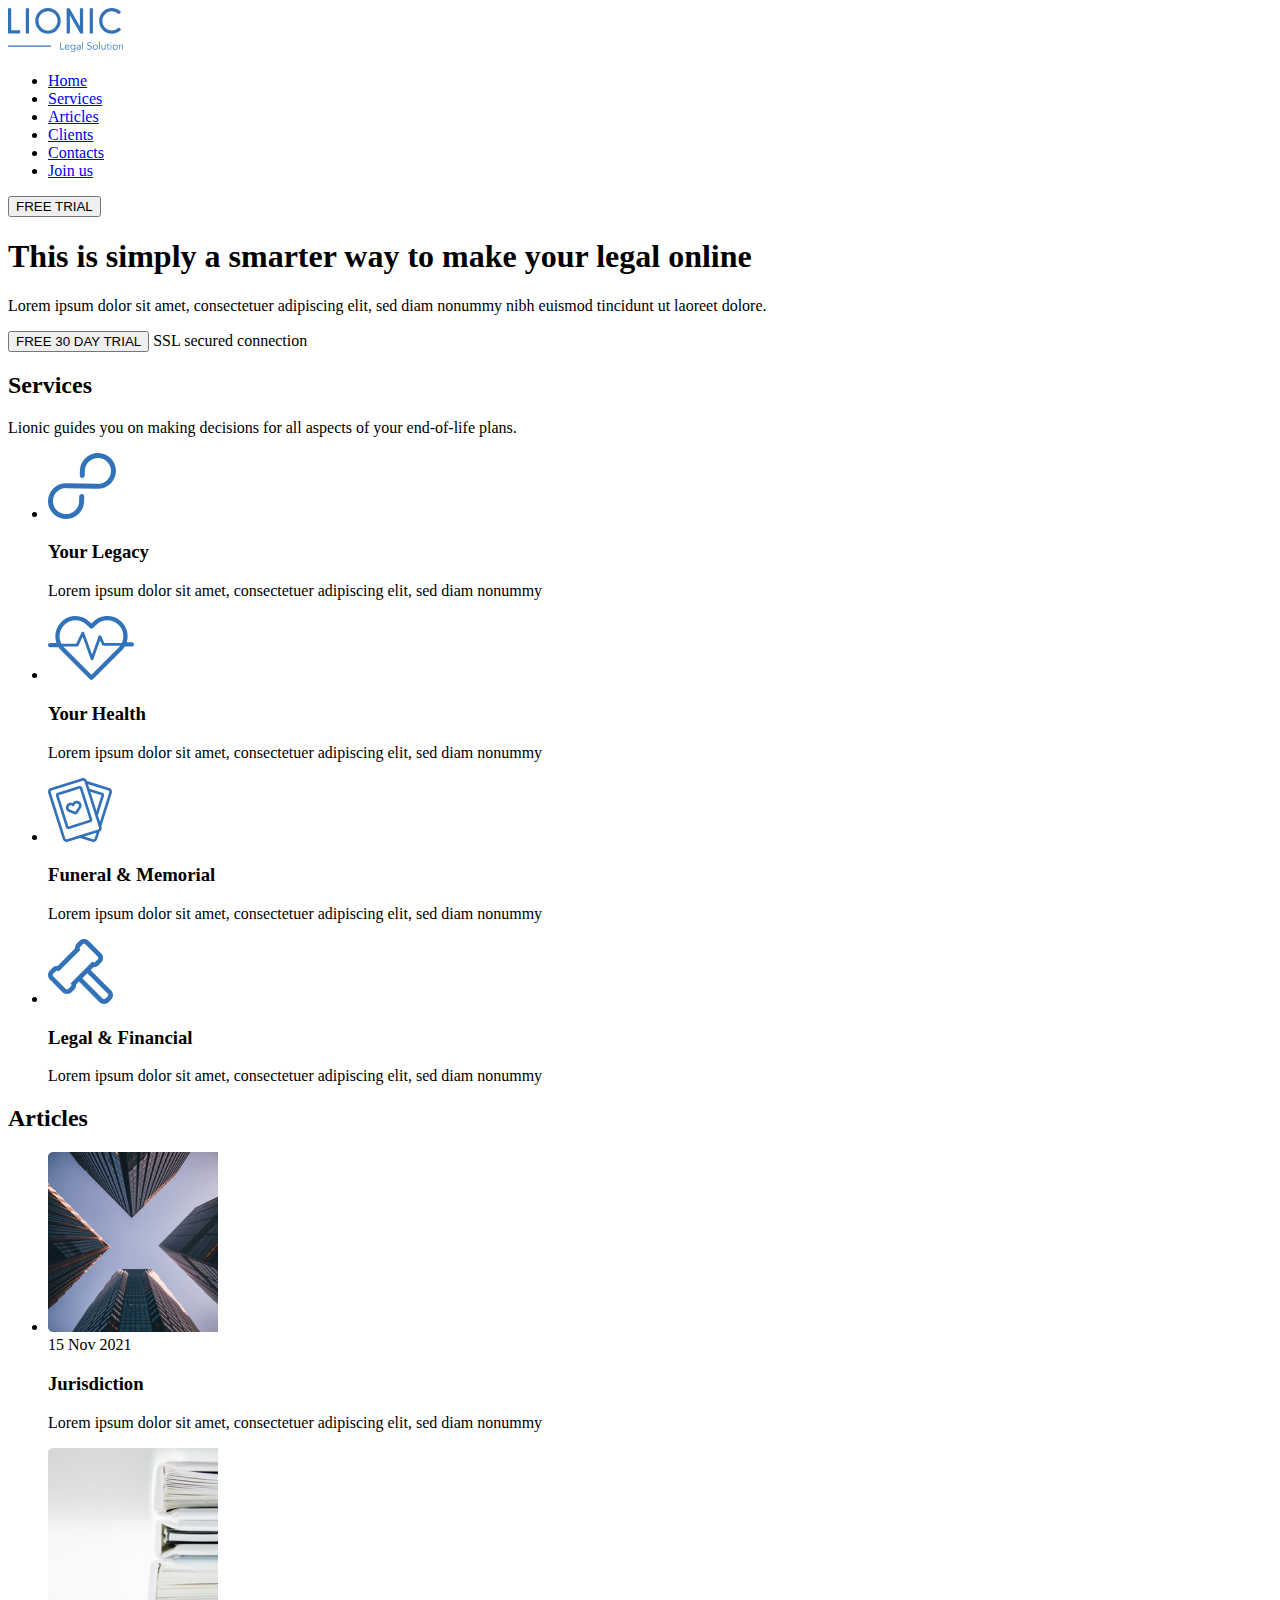
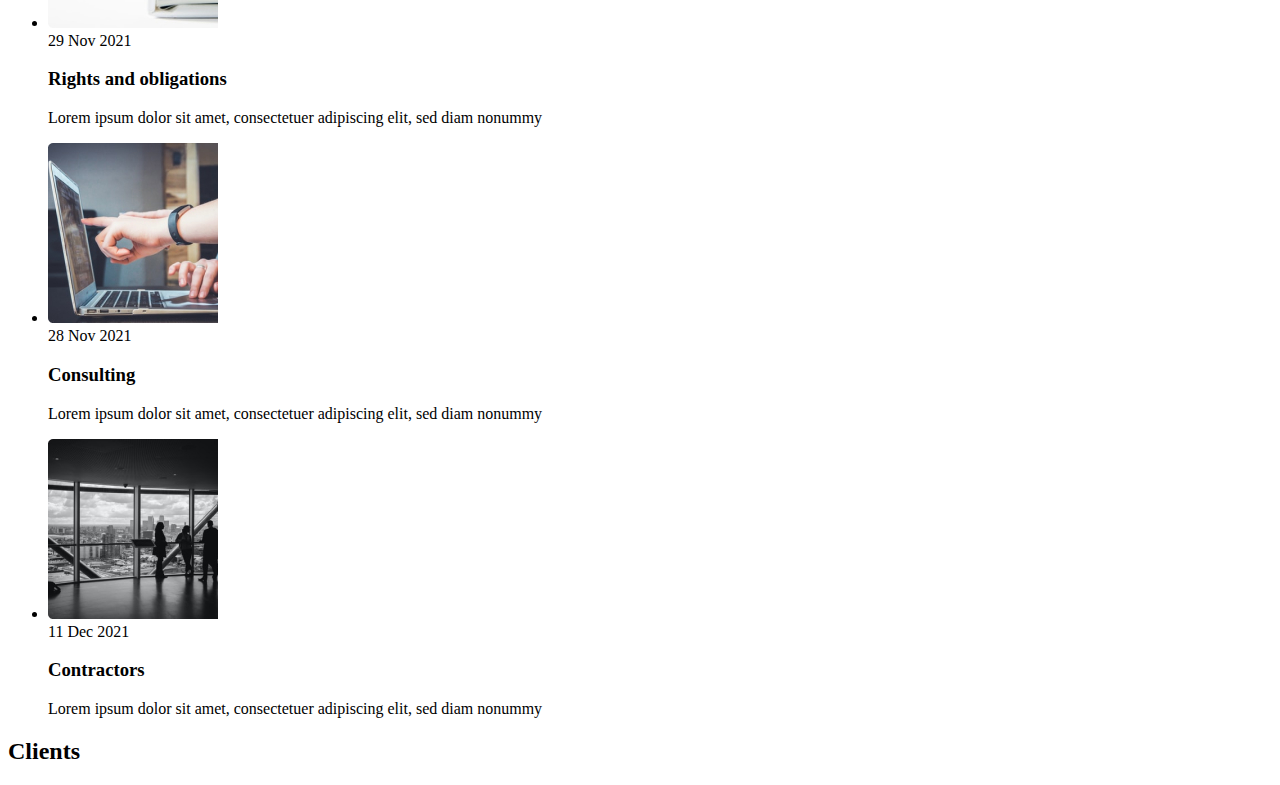
<file: Lionic/index.html>
<!DOCTYPE html>
<html lang="en">
<head>
    <meta charset="UTF-8">
    <meta name="viewport" content="width=device-width, initial-scale=1.0">
    <title>Lionic</title>
</head>
<body>
    <header class="header">
        <div class="container">
            <a href="#" class="header-link">
                <img src="img/logo.svg" alt="logo" class="header-logo">
            </a>
            <nav class="header-nav">
                <ul class="header-list">
                    <li class="header-list-item">
                        <a href="#home" class="header-link">
                            Home
                        </a>
                    </li>
                    <li class="header-list-item">
                        <a href="#services" class="header-link">
                            Services
                        </a>
                    </li>
                    <li class="header-list-item">
                        <a href="#articles" class="header-link">
                            Articles
                        </a>
                    </li>
                    <li class="header-list-item">
                        <a href="#clients" class="header-link">
                            Clients
                        </a>
                    </li>
                    <li class="header-list-item">
                        <a href="#contacts" class="header-link">
                            Contacts
                        </a>
                    </li>
                    <li class="header-list-item">
                        <a href="#" class="header-link">
                            Join us
                        </a>
                    </li>
                </ul>
            </nav>
            <button class="btn header-btn">
                FREE TRIAL
            </button>
        </div>
    </header>
    <main class="main">
        <section id="hero" class="hero">
            <div class="container">
                <div class="hero-content">
                    <h1 class="hero-title">
                        This is simply a smarter way to make your legal online
                    </h1>
                    <p class="hero-descr">
                        Lorem ipsum dolor sit amet, consectetuer adipiscing elit, sed diam nonummy nibh euismod tincidunt ut laoreet dolore.
                    </p>
                    <button class="btn hero-btn">
                        FREE 30 DAY TRIAL
                    </button>
                    <span class="hero-secure">
                        SSL secured connection
                    </span>
                </div>
            </div>

        </section>
        <section id="services" class="services">
            <div class="container">
                <h2 class="section-title services-title">
                    Services
                </h2>
                <p class="section-descr services-descr">
                    Lionic guides you on making decisions for all aspects of your end-of-life plans.
                </p>
                <ul class="services-items">
                    <li class="services-item">
                        <svg class="services-item-icon" width="68" height="66" viewBox="0 0 68 66" fill="none" xmlns="http://www.w3.org/2000/svg">
                            <path d="M50.393 0.00398661C40.438 -0.212013 32.146 7.63799 31.9 17.512L31.776 22.483C31.742 23.839 32.833 24.973 34.2 25.003C35.567 25.032 36.713 23.947 36.746 22.591L36.871 17.62C37.049 10.471 43.062 4.77799 50.271 4.93399C57.478 5.09099 63.201 11.038 63.023 18.187C62.844 25.335 56.831 31.029 49.623 30.872L18.5 30.197C8.54499 29.981 0.252987 37.831 0.00698678 47.705C-0.240013 57.579 7.65099 65.78 17.607 65.995C27.562 66.211 35.854 58.362 36.1 48.488L36.223 43.572C36.257 42.215 35.166 41.082 33.799 41.052C32.432 41.022 31.286 42.108 31.252 43.464L31.129 48.38C30.951 55.529 24.938 61.222 17.729 61.066C10.522 60.909 4.79899 54.962 4.97699 47.813C5.15599 40.664 11.169 34.971 18.377 35.127L49.5 35.802C59.456 36.018 67.747 28.169 67.994 18.295C68.24 8.41999 60.349 0.219987 50.394 0.00498661L50.393 0.00398661Z" fill="#3172B9"/>
                        </svg>
                        <h3 class="services-item-title">
                            Your Legacy
                        </h3>
                        <p class="services-item-desc">
                            Lorem ipsum dolor sit amet, consectetuer adipiscing elit, sed diam nonummy
                        </p>
                    </li>
                    <li class="services-item">
                        <svg class="services-item-icon" width="86" height="64" viewBox="0 0 86 64" fill="none" xmlns="http://www.w3.org/2000/svg">
                            <path d="M79.622 20.272C79.622 22.336 79.316 24.352 78.726 26.27H83.868C85.045 26.27 86 27.227 86 28.406C86 29.586 85.045 30.541 83.868 30.541H77.47C77.268 30.541 77.073 30.513 76.888 30.461C76.0053 31.9743 74.9311 33.3675 73.692 34.606L44.972 63.374C44.7741 63.5725 44.539 63.73 44.2802 63.8375C44.0213 63.9449 43.7438 64.0002 43.4635 64.0002C43.1832 64.0002 42.9057 63.9449 42.6468 63.8375C42.388 63.73 42.1529 63.5725 41.955 63.374L13.233 34.606C12.1963 33.5688 11.2752 32.422 10.486 31.186C10.315 31.23 10.136 31.254 9.95 31.254H2.132C1.85176 31.2537 1.57431 31.1983 1.31551 31.0908C1.0567 30.9833 0.821595 30.8259 0.623621 30.6276C0.425646 30.4292 0.268677 30.1938 0.161676 29.9348C0.0546755 29.6758 -0.000261829 29.3983 9.38171e-07 29.118C9.38171e-07 27.938 0.955001 26.982 2.132 26.982H8.447C5.965 19.861 7.56 11.618 13.233 5.93801C15.1066 4.05015 17.3363 2.55313 19.793 1.5338C22.2497 0.514473 24.8843 -0.00687342 27.544 1.15198e-05C32.95 1.15198e-05 38.034 2.10901 41.856 5.93801L43.463 7.54701L45.07 5.93701C46.9438 4.04921 49.1737 2.55231 51.6306 1.53315C54.0874 0.513987 56.7222 -0.0071368 59.382 1.15198e-05C62.0417 -0.00681806 64.6763 0.514553 67.133 1.53388C69.5896 2.55321 71.8194 4.0502 73.693 5.93801C75.5791 7.8172 77.0741 10.0515 78.0918 12.5117C79.1094 14.972 79.6295 17.6096 79.622 20.272ZM70.678 8.95701C69.1987 7.46697 67.4383 6.28548 65.4989 5.48108C63.5595 4.67667 61.4796 4.26536 59.38 4.27101C57.2807 4.26563 55.2012 4.67706 53.2622 5.48146C51.3231 6.28586 49.563 7.46721 48.084 8.95701L44.969 12.077C44.7713 12.2754 44.5364 12.4329 44.2777 12.5403C44.019 12.6478 43.7416 12.7031 43.4615 12.7031C43.1814 12.7031 42.904 12.6478 42.6453 12.5403C42.3866 12.4329 42.1517 12.2754 41.954 12.077L38.84 8.95701C37.3608 7.46718 35.6005 6.28582 33.6613 5.48142C31.7221 4.67703 29.6424 4.26561 27.543 4.27101C25.4437 4.26546 23.3642 4.67682 21.4251 5.48123C19.486 6.28564 17.7259 7.46708 16.247 8.95701C11.173 14.04 10.232 21.718 13.425 27.763H28.236L33.538 16.479C33.783 15.959 34.277 15.634 34.891 15.663C35.1717 15.6764 35.4421 15.7726 35.6681 15.9396C35.8942 16.1065 36.0657 16.3367 36.161 16.601L44.051 38.487L50.542 20.168C50.6364 19.9007 50.8086 19.6678 51.0365 19.4992C51.2643 19.3306 51.5374 19.2341 51.8206 19.2221C52.1038 19.21 52.3842 19.283 52.6255 19.4316C52.8669 19.5802 53.0583 19.7977 53.175 20.056L56.351 27.051H73.852C76.612 21.125 75.554 13.842 70.677 8.95701H70.678ZM16.248 31.586L43.463 58.844L70.678 31.586C71.2253 31.038 71.7323 30.4512 72.195 29.83H55.736C55.179 29.83 54.373 29.573 54.143 29.064L52.046 24.444L45.404 43.189C45.204 43.755 44.67 44.135 44.069 44.136H44.066C43.466 44.136 42.933 43.76 42.729 43.196L34.653 20.798L30.426 29.794C30.192 30.292 29.99 30.541 29.439 30.541H15.293C15.593 30.901 15.912 31.249 16.248 31.586Z" fill="#3172B9"/>
                        </svg>

                        <h3 class="services-item-title">
                            Your Health
                        </h3>
                        <p class="services-item-desc">
                            Lorem ipsum dolor sit amet, consectetuer adipiscing elit, sed diam nonummy
                        </p>
                    </li>
                    <li class="services-item">
                        <svg class="services-item-icon" width="64" height="64" viewBox="0 0 64 64" fill="none" xmlns="http://www.w3.org/2000/svg">
                            <path d="M63.8101 15.073L53.3321 48.146L53.5791 48.926C53.7393 49.4264 53.7986 49.9537 53.7536 50.4772C53.7086 51.0008 53.5603 51.5102 53.3171 51.976C52.9241 52.732 52.3171 53.329 51.5701 53.704L51.5611 53.737L49.1941 61.207C48.8722 62.2171 48.1632 63.0585 47.2223 63.5469C46.2815 64.0354 45.1853 64.131 44.1741 63.813L32.0001 59.957L19.8261 63.813C18.8148 64.131 17.7187 64.0354 16.7778 63.5469C15.8369 63.0585 15.1279 62.2171 14.8061 61.207L0.188058 15.074C0.0280711 14.5735 -0.0310613 14.0462 0.0140824 13.5227C0.0592262 12.9991 0.20775 12.4897 0.451058 12.024C0.69167 11.5566 1.02267 11.1416 1.42487 10.8031C1.82706 10.4646 2.29245 10.2093 2.79406 10.052L33.9431 0.187C34.9542 -0.131631 36.0504 -0.0363451 36.9915 0.451969C37.9325 0.940283 38.6415 1.78178 38.9631 2.792L39.0401 3.034C39.0491 3.036 39.0581 3.037 39.0661 3.04L61.2061 10.053C61.7073 10.2103 62.1723 10.4654 62.5743 10.8035C62.9763 11.1417 63.3073 11.5561 63.5481 12.023C64.0401 12.973 64.1331 14.055 63.8101 15.073ZM48.4441 54.75L36.4161 58.559L44.9781 61.271C45.3153 61.3777 45.6811 61.3463 45.9951 61.1835C46.3092 61.0208 46.5458 60.7401 46.6531 60.403L48.4441 54.75ZM51.0371 49.732L36.4211 3.598C36.3142 3.26106 36.078 2.98029 35.7644 2.81736C35.4507 2.65442 35.0852 2.62264 34.7481 2.729L3.60006 12.595C3.26006 12.702 2.98306 12.935 2.81906 13.252C2.73787 13.4073 2.68829 13.5771 2.67319 13.7517C2.65808 13.9263 2.67775 14.1021 2.73106 14.269L17.3471 60.402C17.5691 61.103 18.3201 61.492 19.0211 61.271L31.5611 57.299C31.5891 57.289 31.6171 57.279 31.6461 57.272L50.1691 51.405C50.5091 51.298 50.7861 51.065 50.9491 50.748C51.1141 50.432 51.1451 50.071 51.0371 49.731V49.732ZM48.4971 32.885L53.4461 17.265L42.4451 13.781L48.4971 32.885ZM61.1801 13.25C61.0998 13.0945 60.9896 12.9565 60.8557 12.8439C60.7218 12.7313 60.567 12.6464 60.4001 12.594L40.0231 6.14L41.4691 10.701C41.5571 10.711 41.6451 10.729 41.7321 10.757L54.2501 14.722C54.5841 14.8269 54.894 14.9969 55.1619 15.2223C55.4299 15.4477 55.6505 15.7239 55.8111 16.035C55.9734 16.3456 56.0726 16.6852 56.1028 17.0344C56.133 17.3835 56.0937 17.7352 55.9871 18.069L49.8951 37.297L51.9331 43.731L61.2681 14.267C61.3751 13.927 61.3441 13.567 61.1801 13.25ZM30.9401 23.336C31.5152 23.6323 32.0259 24.0398 32.4425 24.5349C32.8591 25.0299 33.1733 25.6027 33.3671 26.22C33.5725 26.8654 33.633 27.5483 33.5443 28.2198C33.4557 28.8913 33.22 29.535 32.8541 30.105L29.6411 35.126C29.3916 35.5142 29.0489 35.8336 28.6441 36.0552C28.2393 36.2767 27.7855 36.3932 27.3241 36.394C26.9701 36.394 26.6161 36.326 26.2841 36.19L20.7651 33.936C20.1378 33.6806 19.5745 33.29 19.1154 32.792C18.6563 32.2941 18.3127 31.701 18.1091 31.055C17.9119 30.4388 17.8389 29.7897 17.8943 29.1451C17.9498 28.5006 18.1326 27.8734 18.4321 27.3C18.7284 26.7249 19.1359 26.2142 19.631 25.7976C20.126 25.3811 20.6988 25.0668 21.3161 24.873C22.3839 24.5378 23.5338 24.5745 24.5781 24.977C25.1998 24.0462 26.1189 23.3539 27.1851 23.013C27.8013 22.8161 28.4504 22.7433 29.0949 22.7987C29.7394 22.8541 30.3665 23.0368 30.9401 23.336ZM30.8251 27.025C30.7361 26.742 30.5919 26.4795 30.4009 26.2526C30.2098 26.0257 29.9757 25.8389 29.7121 25.703C29.4491 25.5656 29.1615 25.4818 28.8659 25.4564C28.5703 25.431 28.2726 25.4645 27.9901 25.555C27.6178 25.6716 27.2823 25.8833 27.0168 26.1692C26.7513 26.455 26.565 26.8051 26.4761 27.185C26.4221 27.4083 26.3114 27.6139 26.1547 27.7819C25.998 27.9499 25.8006 28.0747 25.5816 28.1441C25.3626 28.2135 25.1294 28.2251 24.9045 28.178C24.6797 28.1309 24.4708 28.0265 24.2981 27.875C24.0064 27.6158 23.6523 27.4371 23.2705 27.3565C22.8888 27.2758 22.4926 27.296 22.1211 27.415C21.838 27.5042 21.5755 27.6487 21.3488 27.8401C21.122 28.0315 20.9355 28.266 20.8001 28.53C20.6627 28.793 20.5789 29.0806 20.5535 29.3762C20.5281 29.6718 20.5616 29.9694 20.6521 30.252C20.8271 30.805 21.2371 31.249 21.7751 31.469L27.2931 33.723C27.3114 33.731 27.3322 33.7317 27.3511 33.725C27.3696 33.7194 27.3856 33.7074 27.3961 33.691L30.6091 28.669C30.9231 28.179 31.0021 27.581 30.8261 27.027L30.8251 27.025ZM44.1721 40.932C44.2788 41.2656 44.3183 41.6171 44.2882 41.966C44.2582 42.315 44.1592 42.6545 43.9971 42.965C43.8365 43.2764 43.6158 43.5529 43.3477 43.7785C43.0796 44.004 42.7694 44.1742 42.4351 44.279L21.2401 50.994C20.5659 51.2062 19.835 51.1426 19.2077 50.817C18.5803 50.4914 18.1076 49.9305 17.8931 49.257L8.01306 18.07C7.90624 17.7362 7.8667 17.3846 7.89674 17.0355C7.92678 16.6863 8.0258 16.3466 8.18806 16.036C8.34862 15.7249 8.56923 15.4487 8.83717 15.2233C9.1051 14.9979 9.41503 14.8279 9.74906 14.723L30.9451 8.009C31.6194 7.79619 32.3506 7.85955 32.9782 8.18519C33.6059 8.51083 34.0788 9.07215 34.2931 9.746L44.1721 40.932ZM41.6301 41.737L31.7501 10.551L21.9781 13.645L10.5531 17.264L20.4331 48.45L41.6301 41.737Z" fill="#3172B9"/>
                        </svg>

                        <h3 class="services-item-title">
                            Funeral & Memorial
                        </h3>
                        <p class="services-item-desc">
                            Lorem ipsum dolor sit amet, consectetuer adipiscing elit, sed diam nonummy
                        </p>
                    </li>
                    <li class="services-item">
                        <svg class="services-item-icon" width="65" height="65" viewBox="0 0 65 65" fill="none" xmlns="http://www.w3.org/2000/svg">
                            <path d="M63.131 51.506C64.3269 52.7045 64.9985 54.3285 64.9985 56.0215C64.9985 57.7146 64.3269 59.3385 63.131 60.537L60.54 63.13C59.9482 63.7249 59.2442 64.1965 58.4689 64.5175C57.6935 64.8385 56.8622 65.0025 56.023 65C55.184 65.0024 54.3529 64.8384 53.5777 64.5174C52.8025 64.1964 52.0987 63.7249 51.507 63.13L30.988 42.613L28.126 45.475C28.2028 46.397 28.077 47.3246 27.7574 48.1928C27.4378 49.061 26.9322 49.8488 26.276 50.501L23.55 53.227C22.9583 53.8218 22.2545 54.2934 21.4793 54.6143C20.7042 54.9353 19.873 55.0994 19.034 55.097C18.1952 55.0993 17.3642 54.9352 16.5892 54.6142C15.8142 54.2932 15.1106 53.8217 14.519 53.227L1.86503 40.575C0.66925 39.3767 -0.00231934 37.7529 -0.00231934 36.06C-0.00231934 34.3671 0.66925 32.7434 1.86503 31.545L4.59103 28.819C5.24326 28.1629 6.03107 27.6573 6.89928 27.3377C7.76748 27.0182 8.69507 26.8923 9.61703 26.969L26.97 9.61902C26.8953 8.69769 27.0219 7.77112 27.341 6.90358C27.6601 6.03605 28.1641 5.24832 28.818 4.59502L31.543 1.87002C32.1347 1.27539 32.8383 0.803958 33.6133 0.48298C34.3883 0.162003 35.2192 -0.00214761 36.058 2.1214e-05C37.764 2.1214e-05 39.368 0.664021 40.574 1.87002L53.227 14.522C54.4226 15.7205 55.094 17.3442 55.094 19.037C55.094 20.7298 54.4226 22.3536 53.227 23.552L50.502 26.278C49.8497 26.9342 49.0617 27.4398 48.1933 27.7594C47.3249 28.079 46.3972 28.2048 45.475 28.128L42.613 30.99L63.131 51.506ZM31.164 35.784L35.783 31.165L39.243 27.705L44.398 22.551L44.798 22.951C45.126 23.279 45.556 23.443 45.986 23.443C46.416 23.443 46.846 23.279 47.175 22.951L49.9 20.226C50.0561 20.07 50.1798 19.8848 50.2643 19.681C50.3487 19.4771 50.3922 19.2587 50.3922 19.038C50.3922 18.8174 50.3487 18.5989 50.2643 18.3951C50.1798 18.1912 50.0561 18.006 49.9 17.85L37.246 5.19702C37.0901 5.04084 36.905 4.91699 36.7011 4.83256C36.4972 4.74813 36.2787 4.70479 36.058 4.70502C35.628 4.70502 35.198 4.86902 34.87 5.19702L32.144 7.92202C31.9879 8.07804 31.864 8.26332 31.7794 8.46725C31.6949 8.67118 31.6514 8.88977 31.6514 9.11052C31.6514 9.33128 31.6949 9.54987 31.7794 9.7538C31.864 9.95773 31.9879 10.143 32.144 10.299L32.544 10.699L10.694 32.546L10.294 32.146C10.1381 31.9898 9.95296 31.866 9.74909 31.7816C9.54523 31.6971 9.32669 31.6538 9.10603 31.654C8.67603 31.654 8.24603 31.818 7.91803 32.146L5.19303 34.87C5.03701 35.026 4.91325 35.2112 4.82881 35.4151C4.74437 35.6189 4.70091 35.8374 4.70091 36.058C4.70091 36.2787 4.74437 36.4971 4.82881 36.701C4.91325 36.9048 5.03701 37.09 5.19303 37.246L17.846 49.9C18.174 50.228 18.604 50.392 19.034 50.392C19.464 50.392 19.894 50.228 20.223 49.9L22.948 47.175C23.1042 47.019 23.2281 46.8337 23.3126 46.6298C23.3971 46.4259 23.4407 46.2073 23.4407 45.9865C23.4407 45.7658 23.3971 45.5472 23.3126 45.3433C23.2281 45.1393 23.1042 44.954 22.948 44.798L22.548 44.398L27.703 39.244L31.164 35.784ZM59.804 54.834L39.285 34.317L34.315 39.287L54.835 59.803C55.162 60.131 55.593 60.295 56.023 60.295C56.453 60.295 56.883 60.131 57.211 59.803L59.804 57.21C59.9601 57.054 60.0838 56.8688 60.1683 56.665C60.2527 56.4611 60.2962 56.2427 60.2962 56.022C60.2962 55.8014 60.2527 55.5829 60.1683 55.3791C60.0838 55.1752 59.9601 54.99 59.804 54.834Z" fill="#3172B9"/>
                        </svg>

                        <h3 class="services-item-title">
                            Legal & Financial
                        </h3>
                        <p class="services-item-desc">
                            Lorem ipsum dolor sit amet, consectetuer adipiscing elit, sed diam nonummy
                        </p>
                    </li>
                </ul>
            </div>

        </section>
        <section id="articles" class="articles">
            <div class="container">
                <h2 class="section-title article-title">
                    Articles
                </h2>
                <ul class="articles-items">
                    <li class="articles item">
                        <article class="blog-preview">
                            <img src="img/blog-1.jpg" alt="Blog photo 1" class="blog-preview-image">
                            <div class="blog-preview-text">
                                <time datetime="2021-11-15" class="blog-preview-time" >
                                    15 Nov 2021
                                </time>
                                <h3 class="blog-preview-title">
                                    Jurisdiction
                                </h3>
                                <p class="blog-preview-descr">
                                    Lorem ipsum dolor sit amet, consectetuer adipiscing elit, sed diam nonummy
                                </p>
                            </div>
                        </article>
                    </li>
                    <li class="articles item">
                        <article class="blog-preview">
                            <img src="img/blog-2.jpg" alt="Blog photo 2" class="blog-preview-image">
                            <div class="blog-preview-text">
                                <time datetime="2021-11-15" class="blog-preview-time" >
                                    29 Nov 2021
                                </time>
                                <h3 class="blog-preview-title">
                                    Rights and obligations
                                </h3>
                                <p class="blog-preview-descr">
                                    Lorem ipsum dolor sit amet, consectetuer adipiscing elit, sed diam nonummy
                                </p>
                            </div>
                        </article>
                    </li>
                    <li class="articles item">
                        <article class="blog-preview">
                            <img src="img/blog-3.jpg" alt="Blog photo 3" class="blog-preview-image">
                            <div class="blog-preview-text">
                                <time datetime="2021-11-15" class="blog-preview-time" >
                                    28 Nov 2021
                                </time>
                                <h3 class="blog-preview-title">
                                    Consulting
                                </h3>
                                <p class="blog-preview-descr">
                                    Lorem ipsum dolor sit amet, consectetuer adipiscing elit, sed diam nonummy
                                </p>
                            </div>
                        </article>
                    </li>
                    <li class="articles item">
                        <article class="blog-preview">
                            <img src="img/blog-4.jpg" alt="Blog photo 4" class="blog-preview-image">
                            <div class="blog-preview-text">
                                <time datetime="2021-11-15" class="blog-preview-time" >
                                    11 Dec 2021
                                </time>
                                <h3 class="blog-preview-title">
                                    Contractors
                                </h3>
                                <p class="blog-preview-descr">
                                    Lorem ipsum dolor sit amet, consectetuer adipiscing elit, sed diam nonummy
                                </p>
                            </div>
                        </article>
                    </li>
                </ul>
            </div>
        </section>
        <section id="clients" class="clients">
            <div class="container">
                <h2 class="section-title clients-title">
                Clients
            </h2>
            
            </div>

        </section>
        <section id="contacts" class="contacts">

        </section>
        <section id="join-us" class="join-us">

        </section>
    </main>

    <footer class="footer">

    </footer>
</body>
</html>
</file>
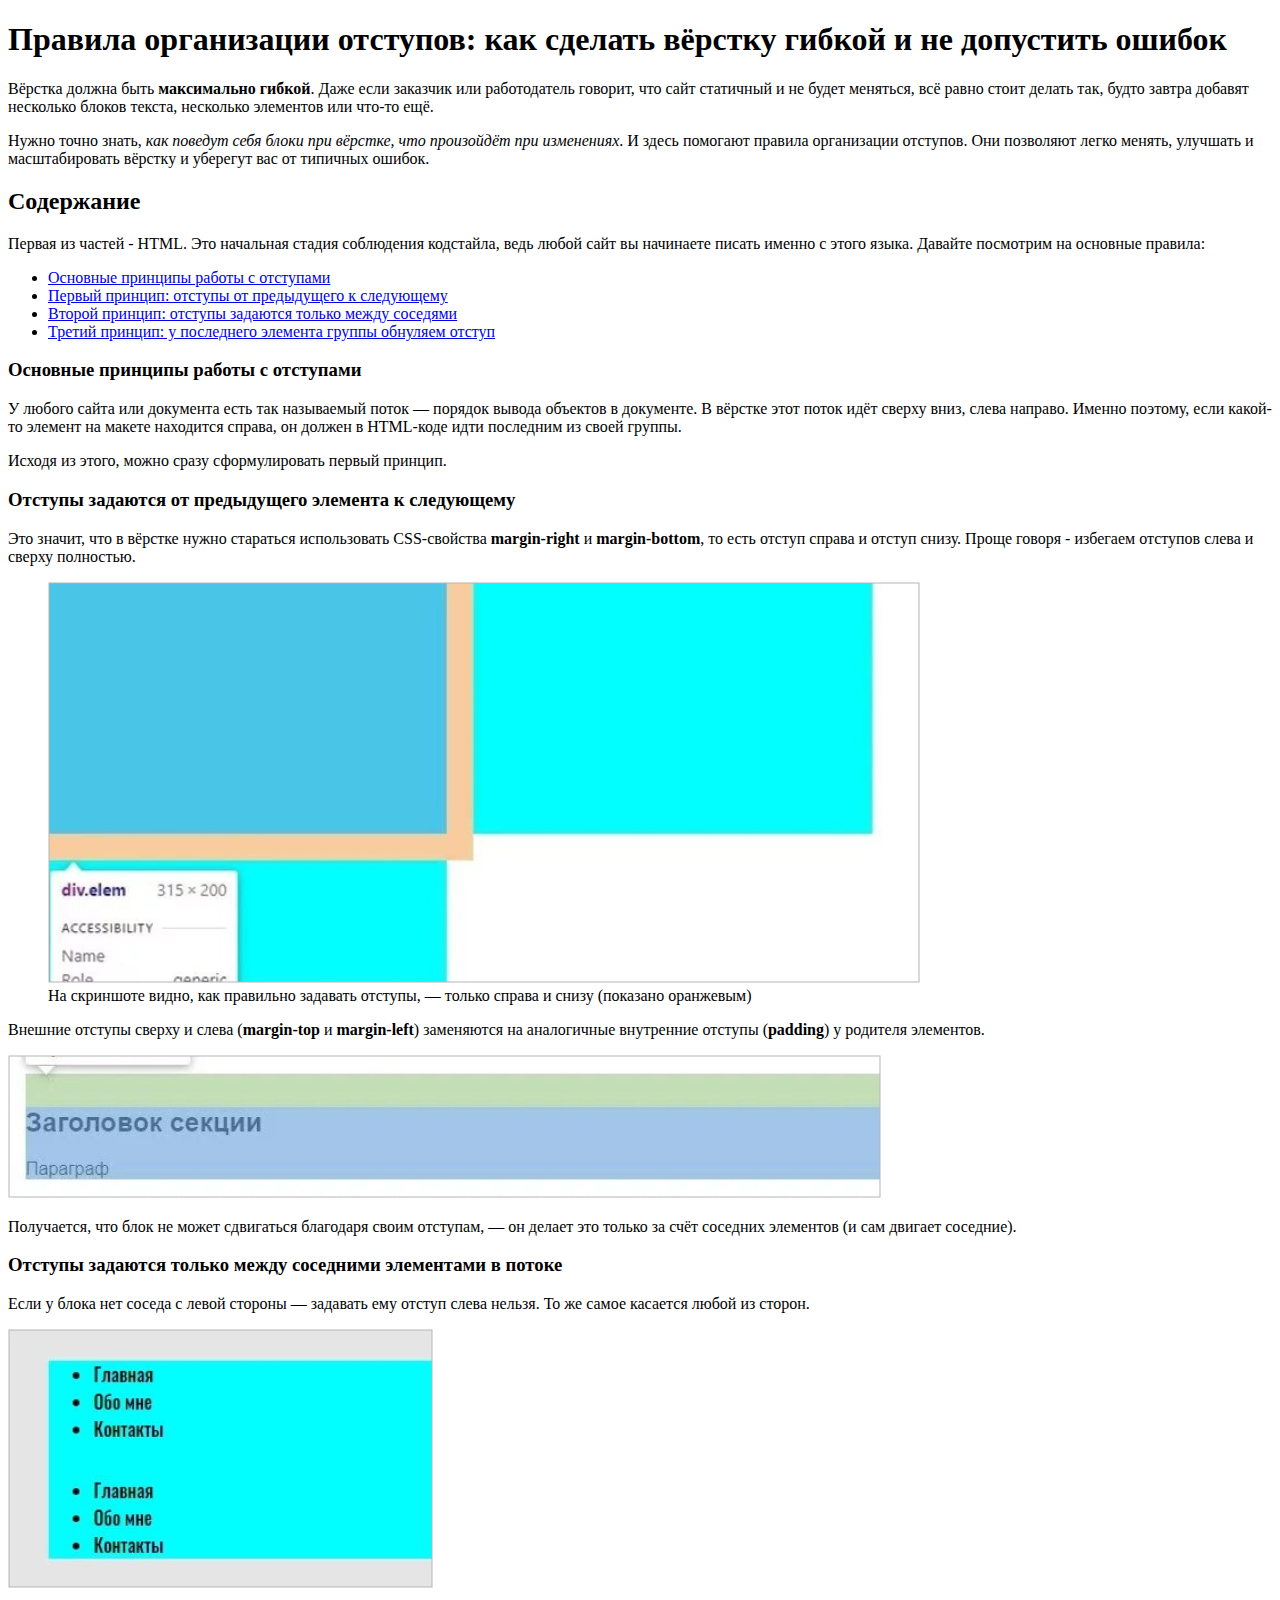
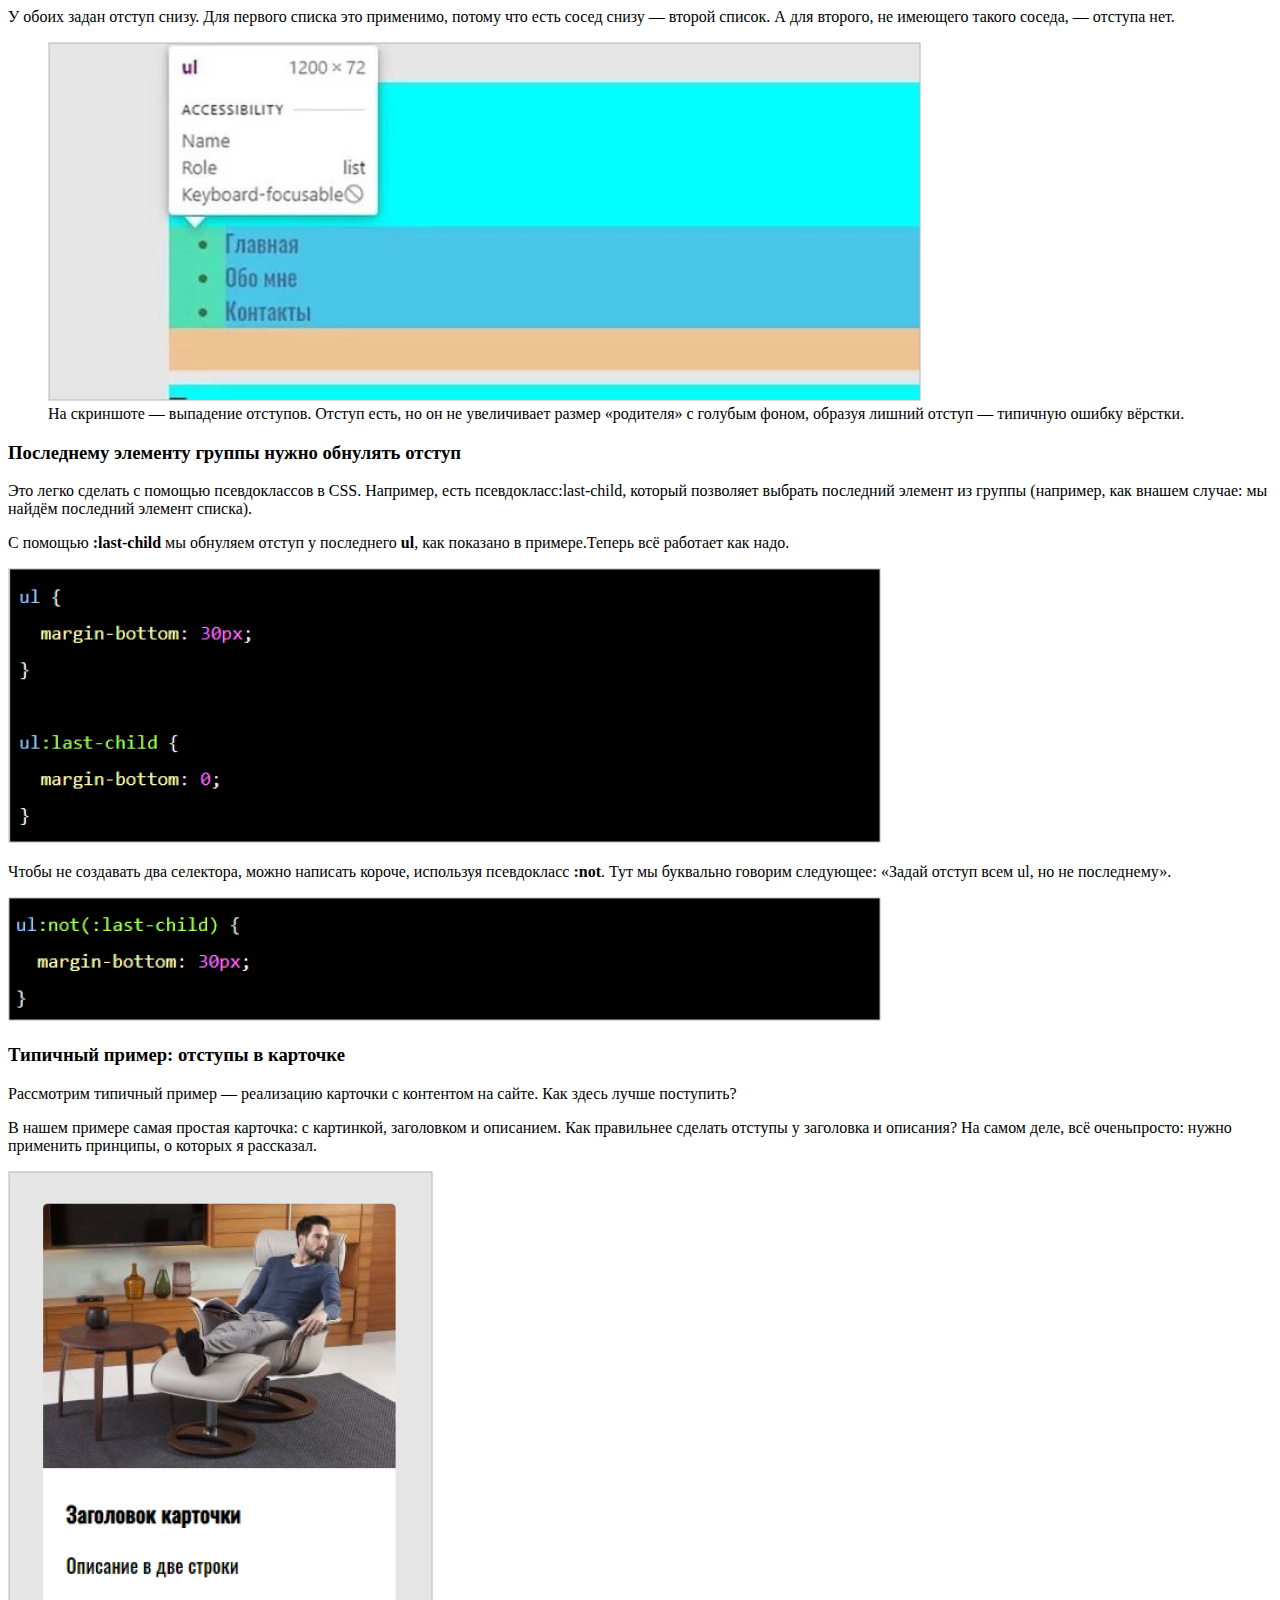
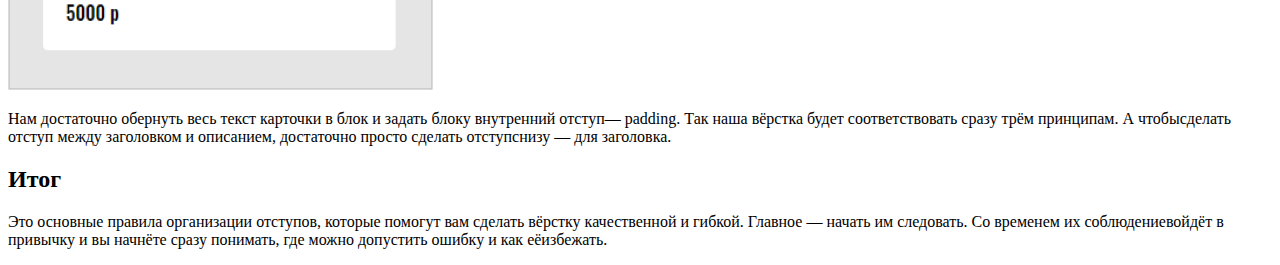
<file: 2.20/article.html>
<!DOCTYPE html>
<html lang="en">
<head>
  <meta charset="UTF-8">
  <meta name="viewport" content="width=device-width, initial-scale=1.0">
  <title>Indets</title>
</head>
<body>
  <h1><b>Правила организации отступов: </b>как сделать вёрстку гибкой и не допустить ошибок</h1>
  <p>Вёрстка должна быть <strong>максимально гибкой</strong>. Даже если заказчик или работодатель говорит, что сайт статичный и не будет меняться, всё равно стоит делать так, будто завтра добавят несколько блоков текста, несколько элементов или что-то ещё.</p>
  <p>Нужно точно знать, <i>как поведут себя блоки при вёрстке, что произойдёт при изменениях</i>. И здесь помогают правила организации отступов. Они позволяют легко менять, улучшать и масштабировать вёрстку и уберегут вас от типичных ошибок.</p>

  <h2>Содержание</h2>
  <p>Первая из частей - HTML. Это начальная стадия соблюдения кодстайла, ведь любой сайт вы начинаете писать именно с этого языка. Давайте посмотрим на основные правила:</p>

  <ul>
    <li><a href="#FirstPr">Основные принципы работы с отступами</a></li>
    <li><a href="#SecPr">Первый принцип: отступы от предыдущего к следующему</a></li>
    <li><a href="#ThirdPr">Второй принцип: отступы задаются только между соседями</a></li>
    <li><a href="#FourthPr">Третий принцип: у последнего элемента группы обнуляем отступ</a></li>
  </ul>

  <div id = "FirstPr">
    <h3>Основные принципы работы с отступами</h3>
    <p>У любого сайта или документа есть так называемый поток — порядок вывода объектов в документе. В вёрстке этот поток идёт сверху вниз, слева направо. Именно поэтому, если какой-то элемент на макете находится справа, он должен в HTML-коде идти последним из своей группы.</p>
    <p>Исходя из этого, можно сразу сформулировать первый принцип.</p>
  </div>

  <div id = "SecPr">
    <h3>Отступы задаются от предыдущего элемента к следующему</h3>
    <p>Это значит, что в вёрстке нужно стараться использовать CSS-свойства <b>margin-right</b> и <b>margin-bottom</b>, то есть отступ справа и отступ снизу. Проще говоря - избегаем отступов слева и сверху полностью.</p>
    <figure>
      <img src="img/1.jpg" alt="Пример правильного задания внешних отступов: справа и снизу, отмечено оранжевым">
      <figcaption>На скриншоте видно, как правильно задавать отступы, — только справа и снизу (показано оранжевым)</figcaption>
    </figure>
    <p>Внешние отступы сверху и слева (<b>margin-top</b> и <b>margin-left</b>) заменяются на аналогичные внутренние отступы (<b>padding</b>) у родителя элементов.</p>
    <img src="img/2.jpg" alt="Фрагмент сайта с заголовком секции, демонстрирующий поведение отступов при размещении блоков">
    <p>Получается, что блок не может сдвигаться благодаря своим отступам, — он делает это только за счёт соседних элементов (и сам двигает соседние).</p>
  </div>

  <div id = "ThirdPr">
    <h3>Отступы задаются только между соседними элементами в потоке</h3>
    <p>Если у блока нет соседа с левой стороны — задавать ему отступ слева нельзя. То же самое касается любой из сторон.</p>
    <img src="img/3.jpg" alt="Два списка: у первого задан отступ снизу, у второго — нет. Показывается корректная и некорректная работа отступов">
    <p>У обоих задан отступ снизу. Для первого списка это применимо, потому что есть сосед снизу — второй список. А для второго, не имеющего такого соседа, — отступа нет.</p>
    <figure>
      <img src="img/4.jpg" alt="Ошибка вёрстки: внешний отступ выходит за границы родительского блока, фон не увеличивается">
      <figcaption>На скриншоте — выпадение отступов. Отступ есть, но он не увеличивает размер «родителя» с голубым фоном, образуя лишний отступ — типичную ошибку вёрстки.</figcaption>
    </figure>
  </div>

  <div id = "FourthPr">
    <h3>Последнему элементу группы нужно обнулять отступ</h3>
    <p>Это легко сделать с помощью псевдоклассов в CSS. Например, есть псевдокласс:last-child, который позволяет выбрать последний элемент из группы (например, как внашем случае: мы найдём последний элемент списка).</p>
    <p>С помощью <b>:last-child</b> мы обнуляем отступ у последнего <b>ul</b>, как показано в примере.Теперь всё работает как надо.</p>
    <img src="img/5.jpg" alt="Пример использования псевдокласса :last-child для обнуления отступа у последнего элемента">
    <p>Чтобы не создавать два селектора, можно написать короче, используя псевдокласс <b>:not</b>. Тут мы буквально говорим следующее: «Задай отступ всем ul, но не последнему».</p>
    <img src="img/6.jpg" alt="Пример CSS-селектора с псевдоклассом :not, позволяющего задать отступы всем элементам, кроме последнего">
  </div>

  <div>
    <h3>Типичный пример: отступы в карточке</h3>
    <p>Рассмотрим типичный пример — реализацию карточки с контентом на сайте. Как здесь лучше поступить?</p>
    <p>В нашем примере самая простая карточка: с картинкой, заголовком и описанием. Как правильнее сделать отступы у заголовка и описания? На самом деле, всё оченьпросто: нужно применить принципы, о которых я рассказал.</p>
    <img src="img/7.jpg" alt="Вёрстка карточки с изображением, заголовком и описанием. Демонстрация отступов между элементами карточки">
    <p>Нам достаточно обернуть весь текст карточки в блок и задать блоку внутренний отступ— padding. Так наша вёрстка будет соответствовать сразу трём принципам. А чтобысделать отступ между заголовком и описанием, достаточно просто сделать отступснизу — для заголовка.</p>
  </div>

  <div>
    <h2>Итог</h2>
    <p>Это основные правила организации отступов, которые помогут вам сделать вёрстку качественной и гибкой. Главное — начать им следовать. Со временем их соблюдениевойдёт в привычку и вы начнёте сразу понимать, где можно допустить ошибку и как еёизбежать.</p>
  </div>
</body>
</html>
</file>
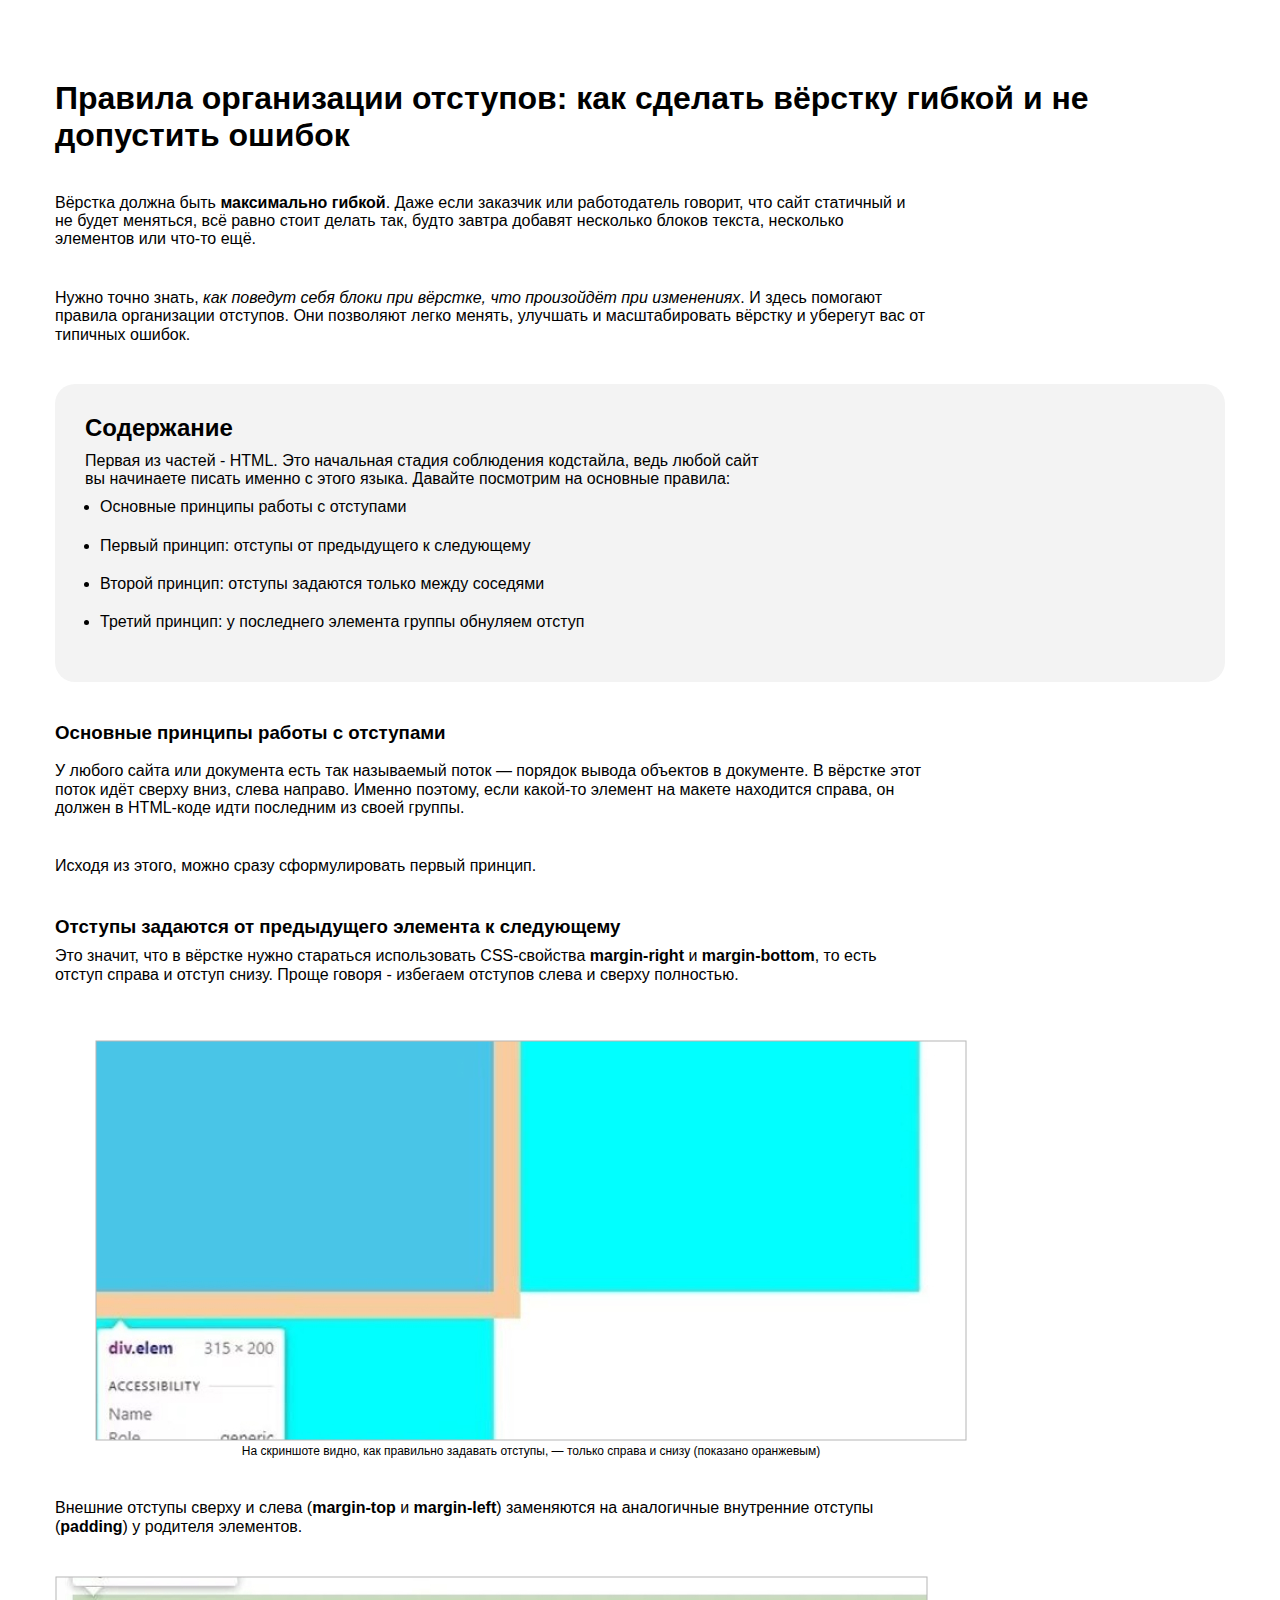
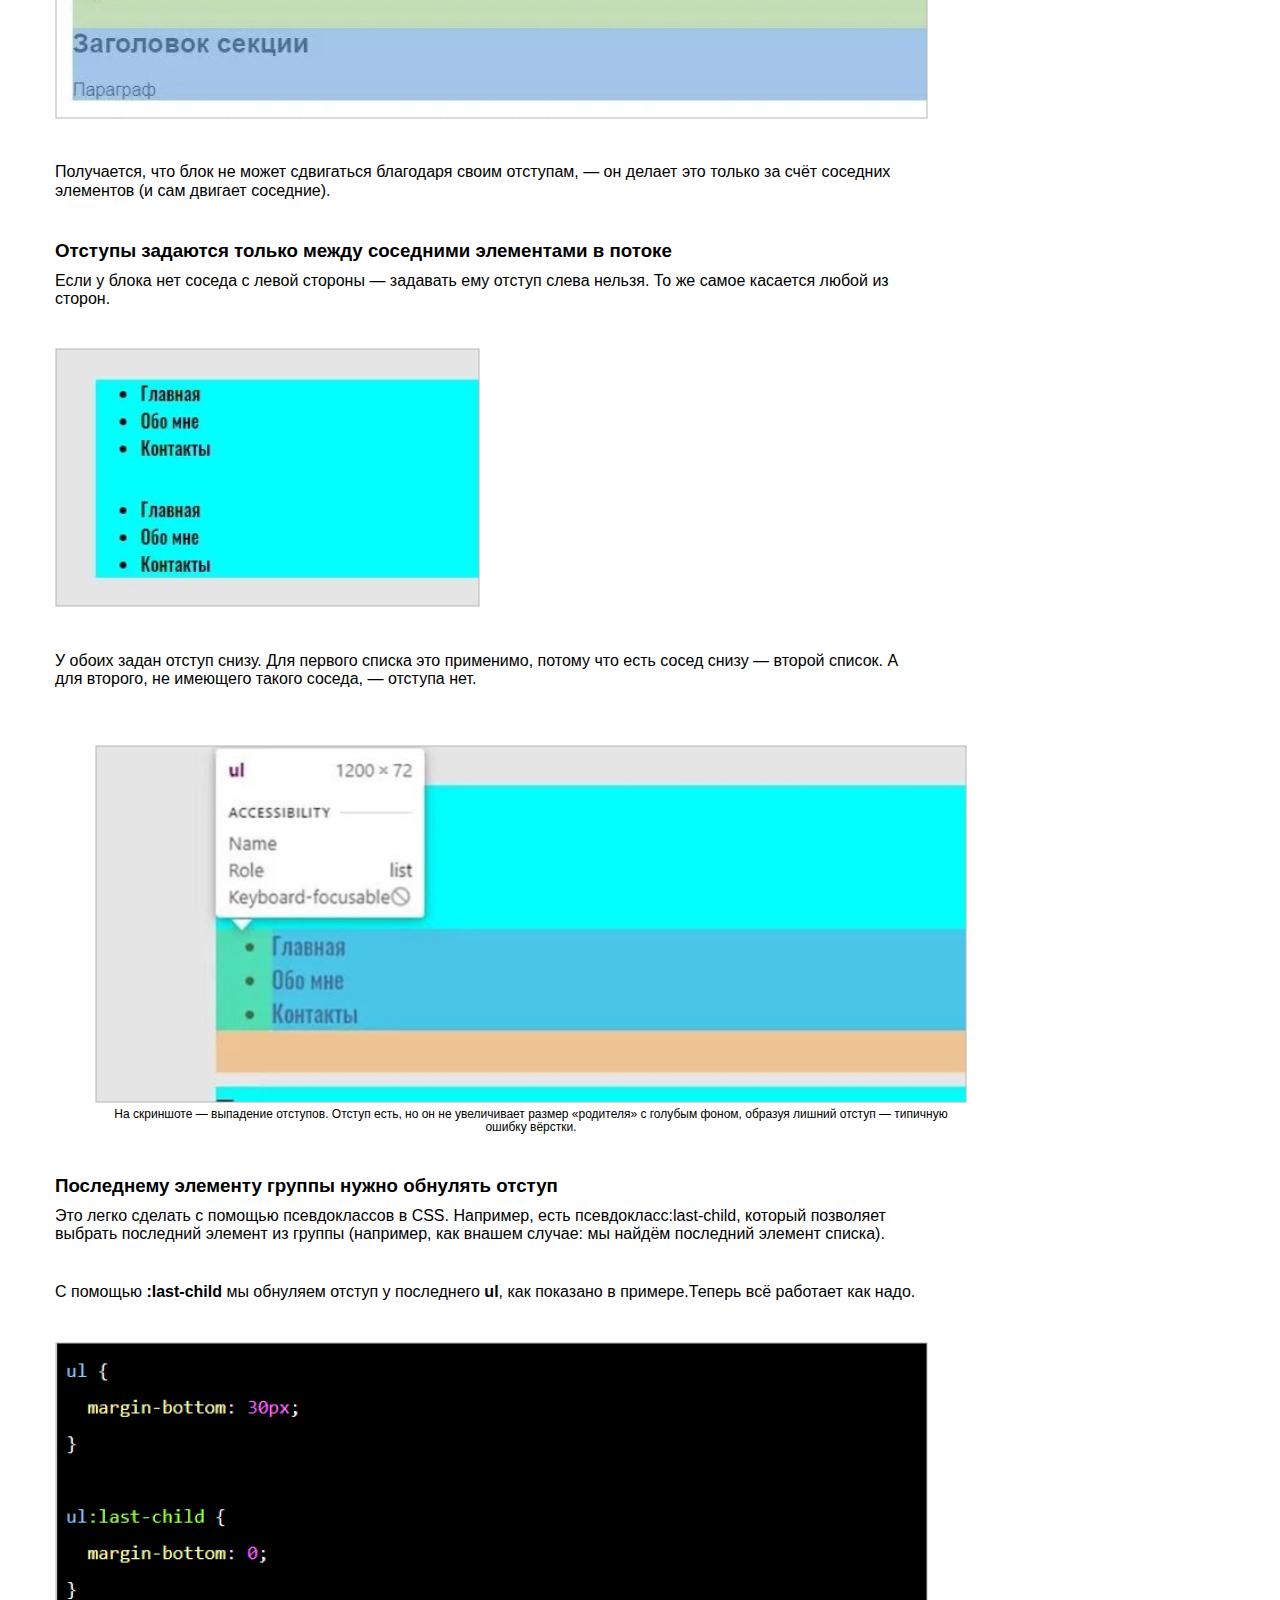
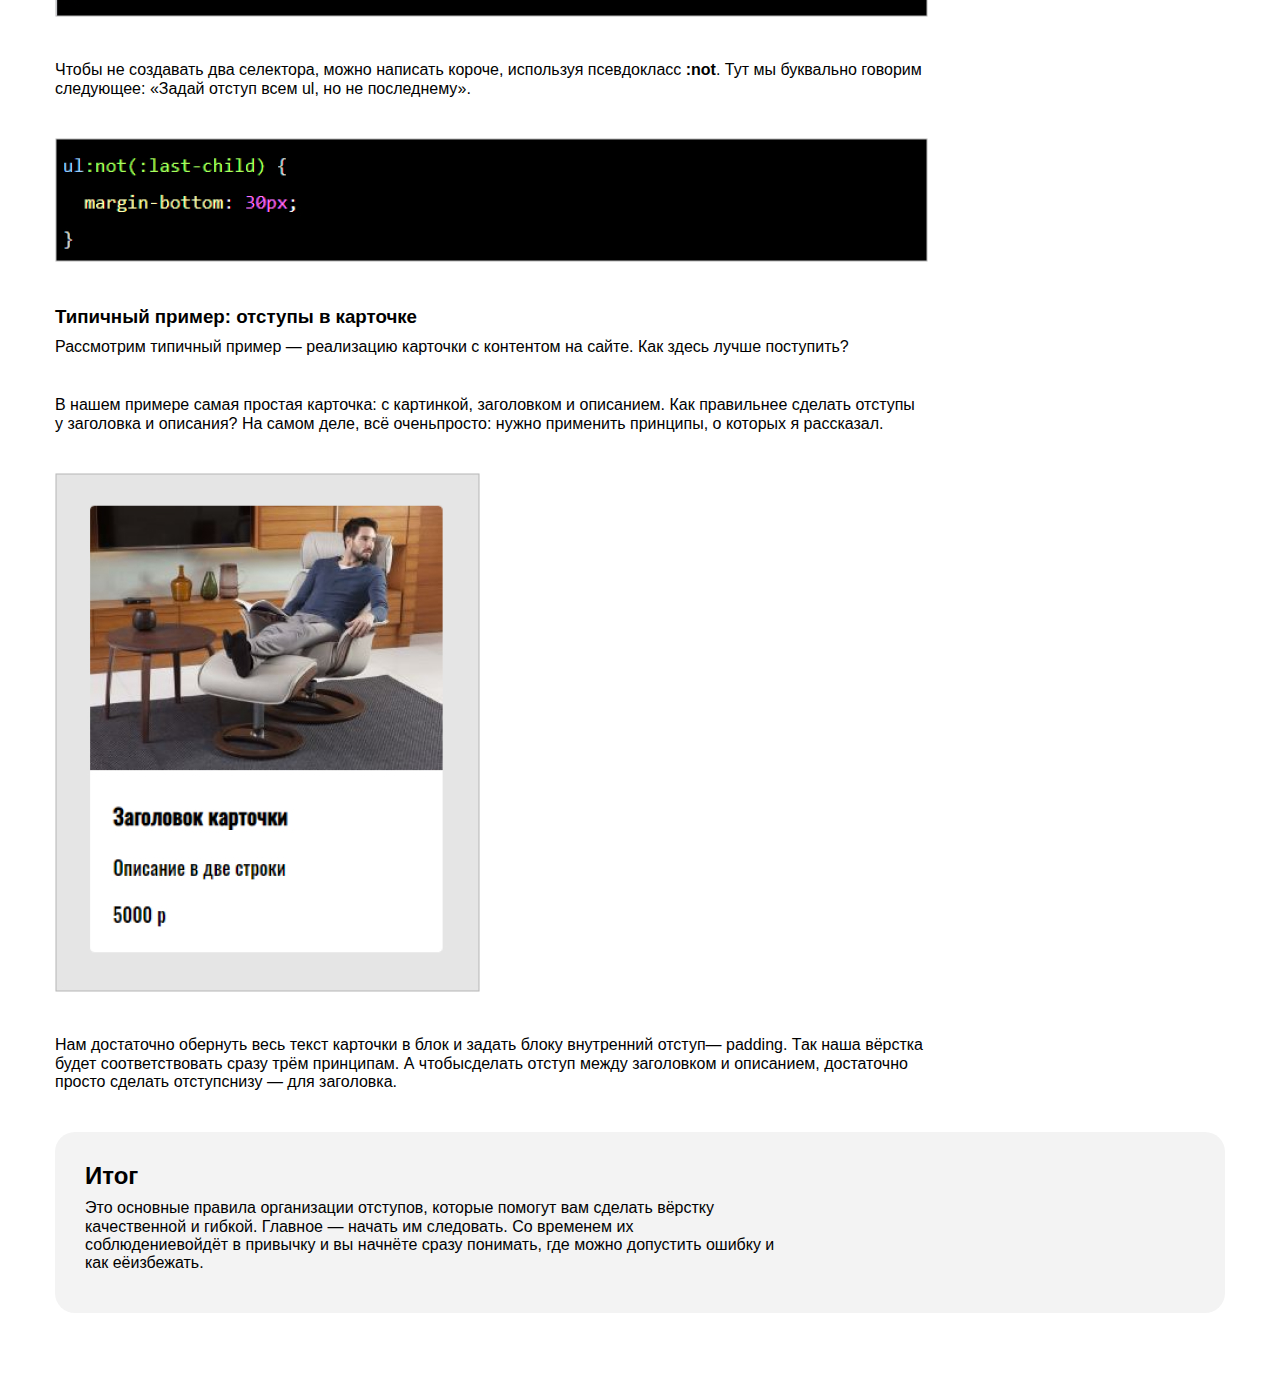
<file: 3.16/article.html>
<!DOCTYPE html>
<html lang="ru">

<head>
  <meta charset="UTF-8">
  <meta name="viewport" content="width=device-width, initial-scale=1.0">
  <title>Indets</title>
  <link rel="stylesheet" href="css/normalize.css">
  <link rel="stylesheet" href="css/style.css">
</head>

<body>
  <div class="container">
  <h1 class="title"><b>Правила организации отступов: </b>как сделать вёрстку гибкой и не допустить ошибок</h1>
  <p class="text">Вёрстка должна быть <strong>максимально гибкой</strong>. Даже если заказчик или работодатель говорит, что сайт статичный и не будет меняться, всё равно стоит делать так, будто завтра добавят несколько блоков текста, несколько элементов или что-то ещё.</p>
  <p class="text">Нужно точно знать, <i>как поведут себя блоки при вёрстке, что произойдёт при изменениях</i>. И здесь помогают правила организации отступов. Они позволяют легко менять, улучшать и масштабировать вёрстку и уберегут вас от типичных ошибок.</p>

  <div class="gray-box">
  <h2 class="chapter">Содержание</h2>
  <p class="text">Первая из частей - HTML. Это начальная стадия соблюдения кодстайла, ведь любой сайт вы начинаете писать именно с этого языка. Давайте посмотрим на основные правила:</p>
  <ul class="list">
    <li class="list-elem"><a href="#FirstPr">Основные принципы работы с отступами</a></li>
    <li class="list-elem"><a href="#SecPr">Первый принцип: отступы от предыдущего к следующему</a></li>
    <li class="list-elem"><a href="#ThirdPr">Второй принцип: отступы задаются только между соседями</a></li>
    <li class="list-elem"><a href="#FourthPr">Третий принцип: у последнего элемента группы обнуляем отступ</a></li>
  </ul>
  </div>

  <div id = "FirstPr">
    <h3>Основные принципы работы с отступами</h3>
    <p class="text">У любого сайта или документа есть так называемый поток — порядок вывода объектов в документе. В вёрстке этот поток идёт сверху вниз, слева направо. Именно поэтому, если какой-то элемент на макете находится справа, он должен в HTML-коде идти последним из своей группы.</p>
    <p class="text">Исходя из этого, можно сразу сформулировать первый принцип.</p>
  </div>

  <div id = "SecPr">
    <h3 class="paragraph">Отступы задаются от предыдущего элемента к следующему</h3>
    <p class="text">Это значит, что в вёрстке нужно стараться использовать CSS-свойства <b>margin-right</b> и <b>margin-bottom</b>, то есть отступ справа и отступ снизу. Проще говоря - избегаем отступов слева и сверху полностью.</p>
    <figure class="picture-with-caption">
      <img src="img/1.jpg" alt="Пример правильного задания внешних отступов: справа и снизу, отмечено оранжевым">
      <figcaption  class="caption">На скриншоте видно, как правильно задавать отступы, — только справа и снизу (показано оранжевым)</figcaption>
    </figure>
    <p class="text">Внешние отступы сверху и слева (<b>margin-top</b> и <b>margin-left</b>) заменяются на аналогичные внутренние отступы (<b>padding</b>) у родителя элементов.</p>
    <img class="picture" src="img/2.jpg" alt="Фрагмент сайта с заголовком секции, демонстрирующий поведение отступов при размещении блоков">
    <p class="text">Получается, что блок не может сдвигаться благодаря своим отступам, — он делает это только за счёт соседних элементов (и сам двигает соседние).</p>
  </div>

  <div id = "ThirdPr">
    <h3 class="paragraph">Отступы задаются только между соседними элементами в потоке</h3>
    <p class="text">Если у блока нет соседа с левой стороны — задавать ему отступ слева нельзя. То же самое касается любой из сторон.</p>
    <img class="picture" src="img/3.jpg" alt="Два списка: у первого задан отступ снизу, у второго — нет. Показывается корректная и некорректная работа отступов">
    <p class="text">У обоих задан отступ снизу. Для первого списка это применимо, потому что есть сосед снизу — второй список. А для второго, не имеющего такого соседа, — отступа нет.</p>
    <figure class="picture-with-caption">
      <img src="img/4.jpg" alt="Ошибка вёрстки: внешний отступ выходит за границы родительского блока, фон не увеличивается">
      <figcaption class="caption">На скриншоте — выпадение отступов. Отступ есть, но он не увеличивает размер «родителя» с голубым фоном, образуя лишний отступ — типичную ошибку вёрстки.</figcaption>
    </figure>
  </div>

  <div id = "FourthPr">
    <h3 class="paragraph">Последнему элементу группы нужно обнулять отступ</h3>
    <p class="text">Это легко сделать с помощью псевдоклассов в CSS. Например, есть псевдокласс:last-child, который позволяет выбрать последний элемент из группы (например, как внашем случае: мы найдём последний элемент списка).</p>
    <p class="text">С помощью <b>:last-child</b> мы обнуляем отступ у последнего <b>ul</b>, как показано в примере.Теперь всё работает как надо.</p>
    <img class="picture" src="img/5.jpg" alt="Пример использования псевдокласса :last-child для обнуления отступа у последнего элемента">
    <p class="text">Чтобы не создавать два селектора, можно написать короче, используя псевдокласс <b>:not</b>. Тут мы буквально говорим следующее: «Задай отступ всем ul, но не последнему».</p>
    <img class="picture" src="img/6.jpg" alt="Пример CSS-селектора с псевдоклассом :not, позволяющего задать отступы всем элементам, кроме последнего">
  </div>

  <div>
    <h3 class="paragraph">Типичный пример: отступы в карточке</h3>
    <p class="text">Рассмотрим типичный пример — реализацию карточки с контентом на сайте. Как здесь лучше поступить?</p>
    <p class="text">В нашем примере самая простая карточка: с картинкой, заголовком и описанием. Как правильнее сделать отступы у заголовка и описания? На самом деле, всё оченьпросто: нужно применить принципы, о которых я рассказал.</p>
    <img class="picture" src="img/7.jpg" alt="Вёрстка карточки с изображением, заголовком и описанием. Демонстрация отступов между элементами карточки">
    <p class="text">Нам достаточно обернуть весь текст карточки в блок и задать блоку внутренний отступ— padding. Так наша вёрстка будет соответствовать сразу трём принципам. А чтобысделать отступ между заголовком и описанием, достаточно просто сделать отступснизу — для заголовка.</p>
  </div>

  <div class="gray-box">
    <h2 class="chapter">Итог</h2>
    <p class="text">Это основные правила организации отступов, которые помогут вам сделать вёрстку качественной и гибкой. Главное — начать им следовать. Со временем их соблюдениевойдёт в привычку и вы начнёте сразу понимать, где можно допустить ошибку и как еёизбежать.</p>
  </div>

  </div>
</body>
</html>
</file>
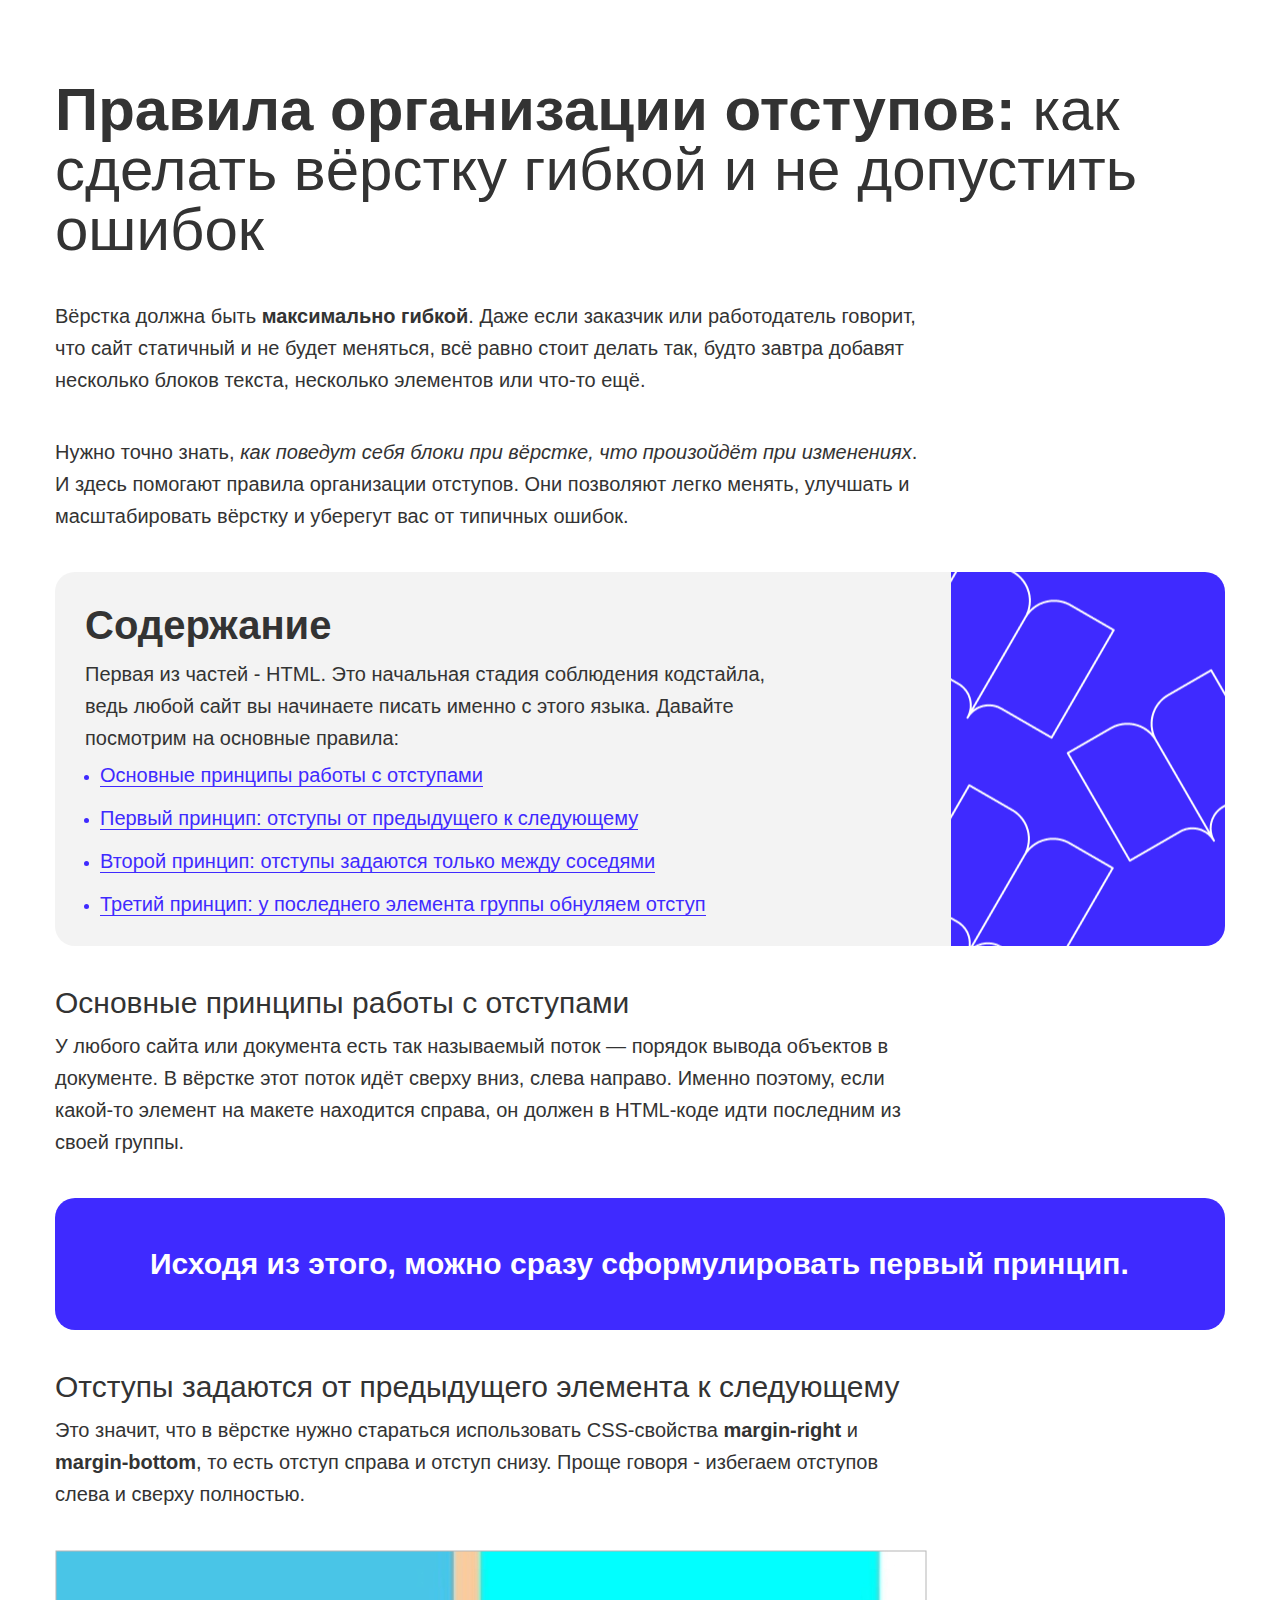
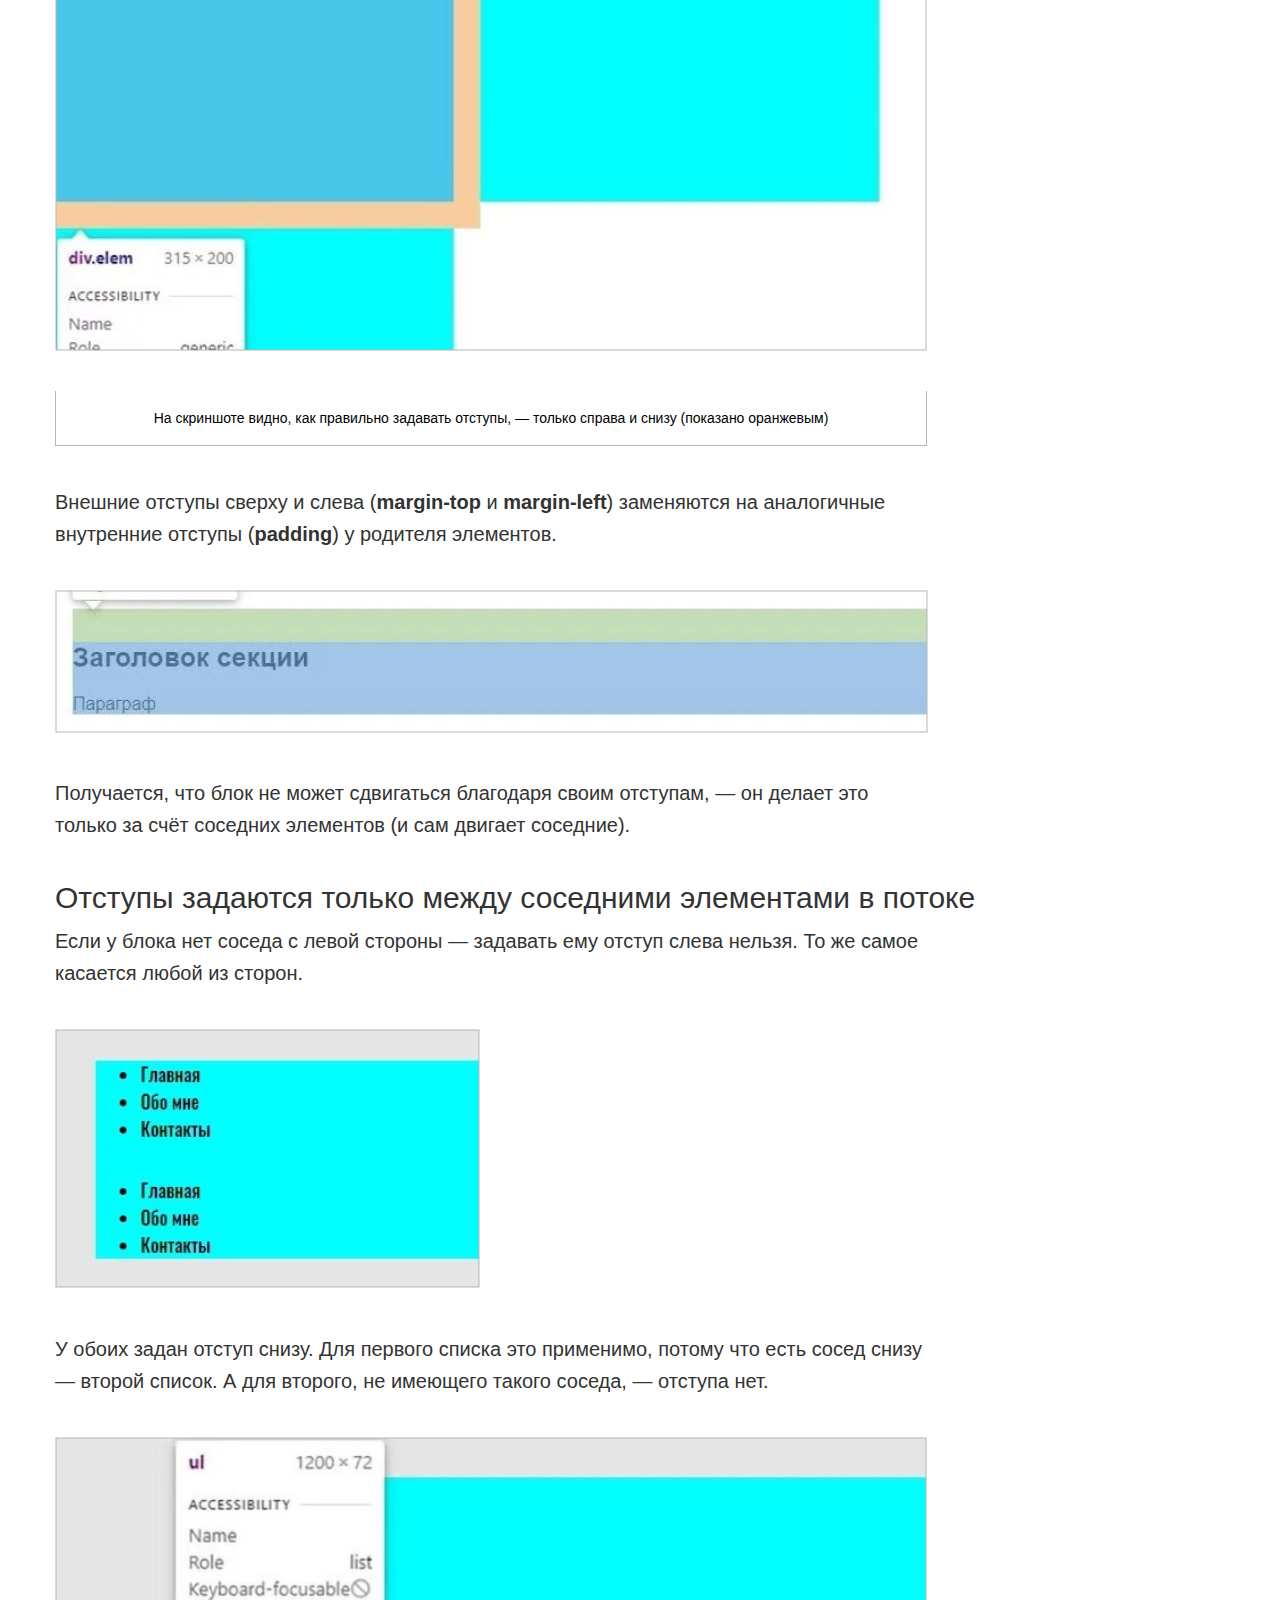
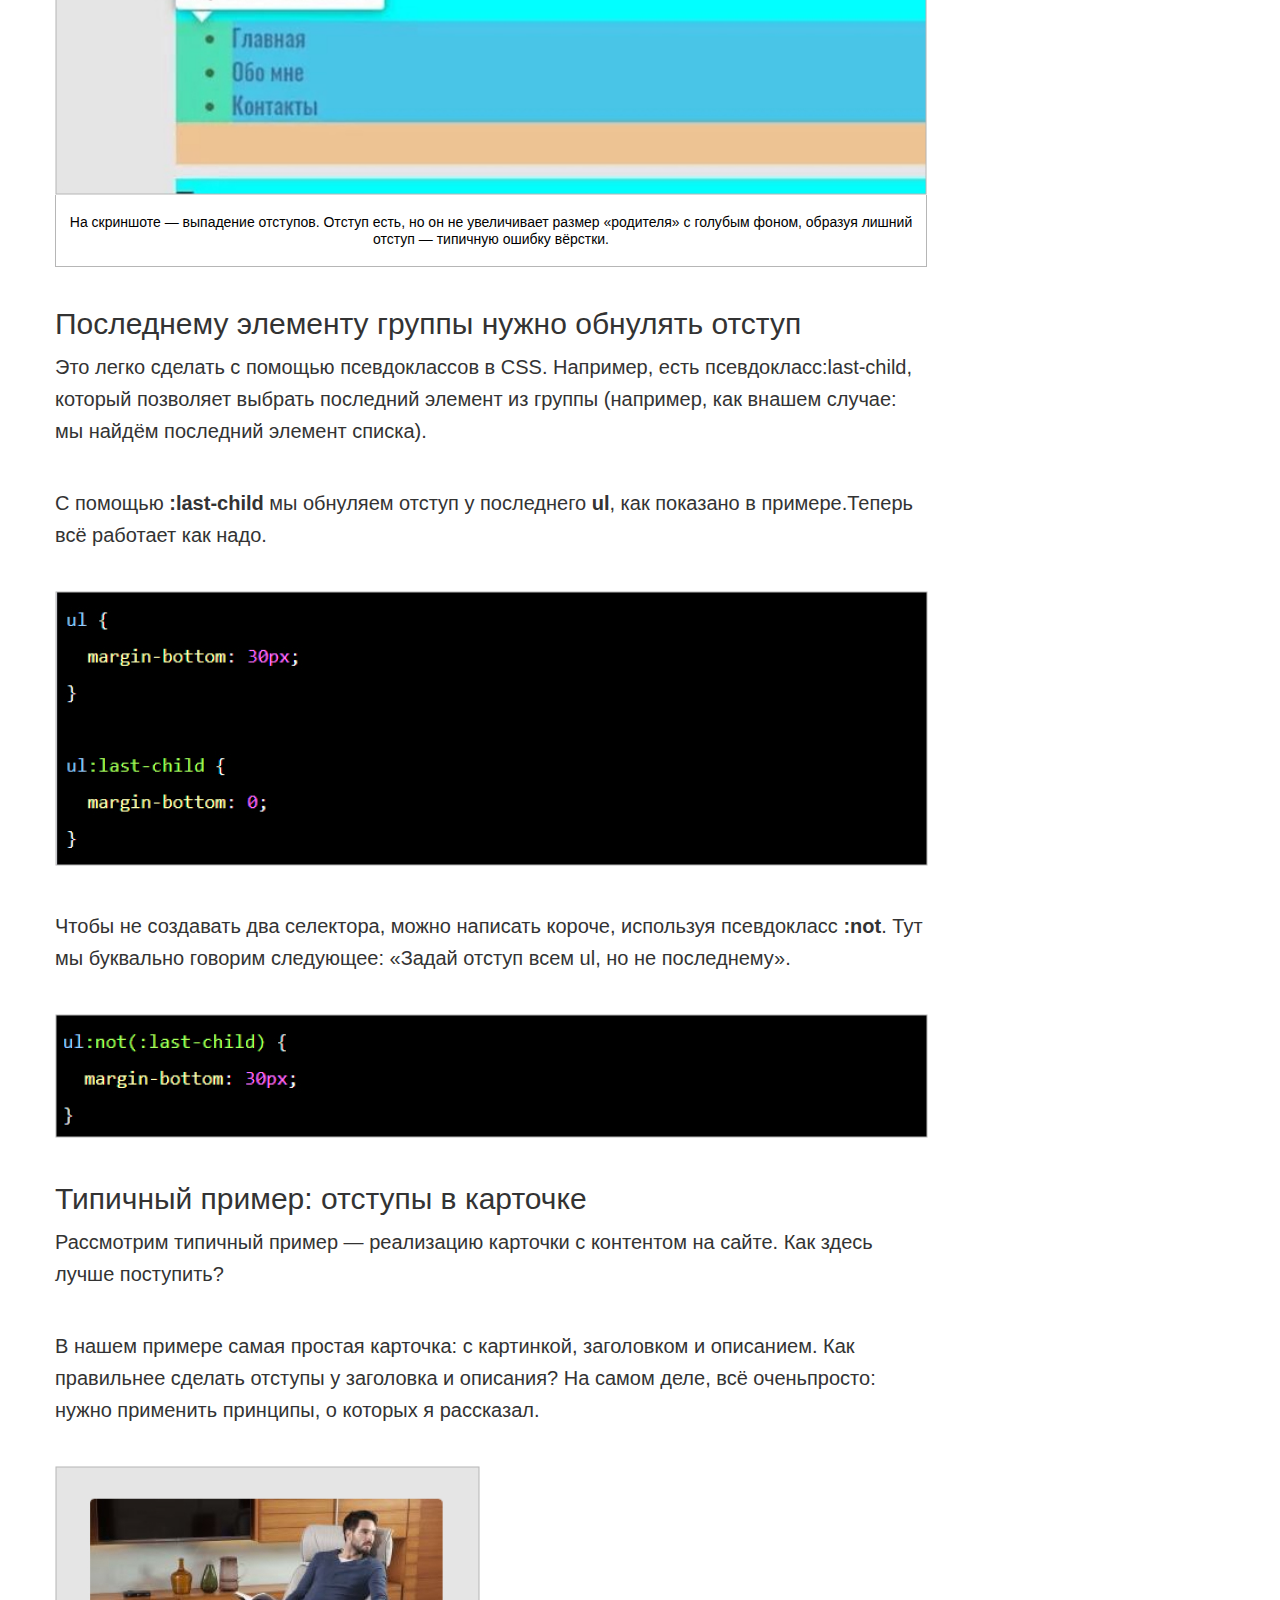
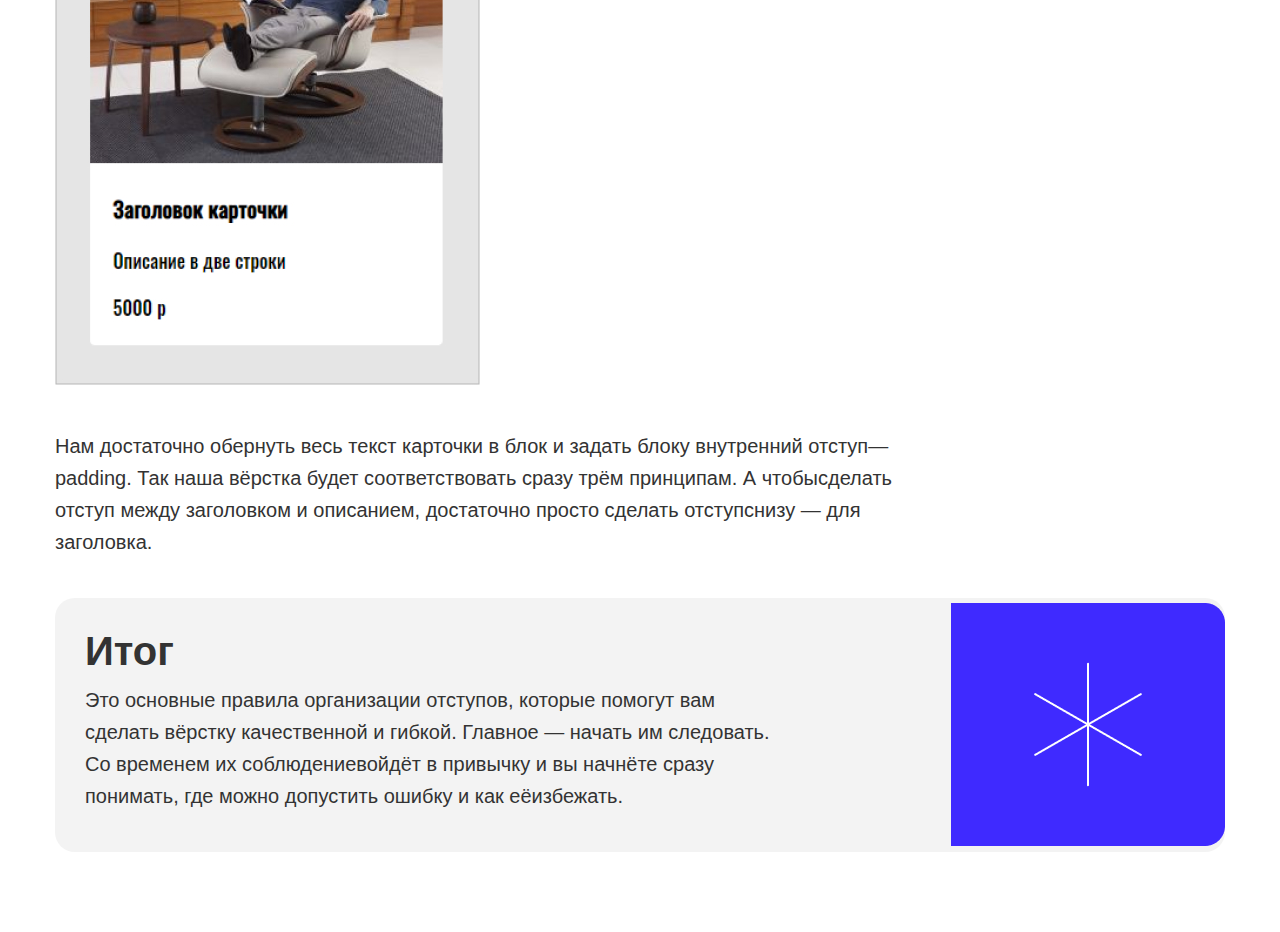
<file: 4.17/article.html>
<!DOCTYPE html>
<html lang="ru">

<head>
  <meta charset="UTF-8">
  <meta name="viewport" content="width=device-width, initial-scale=1.0">
  <title>Indets</title>
  <link rel="stylesheet" href="css/normalize.css">
  <link rel="stylesheet" href="css/style.css">
</head>

<body>
  <div class="container">
  <h1 class="title"><b>Правила организации отступов: </b>как сделать вёрстку гибкой и не допустить ошибок</h1>
  <p class="text">Вёрстка должна быть <strong>максимально гибкой</strong>. Даже если заказчик или работодатель говорит, что сайт статичный и не будет меняться, всё равно стоит делать так, будто завтра добавят несколько блоков текста, несколько элементов или что-то ещё.</p>
  <p class="text">Нужно точно знать, <i>как поведут себя блоки при вёрстке, что произойдёт при изменениях</i>. И здесь помогают правила организации отступов. Они позволяют легко менять, улучшать и масштабировать вёрстку и уберегут вас от типичных ошибок.</p>

  <div class="gray-box  gray-box-background-image1">
  <h2 class="chapter">Содержание</h2>
  <p class="text">Первая из частей - HTML. Это начальная стадия соблюдения кодстайла, ведь любой сайт вы начинаете писать именно с этого языка. Давайте посмотрим на основные правила:</p>
  <ul class="list">
    <li class="list-elem"><a class="link-content" href="#FirstPr">Основные принципы работы с отступами</a></li>
    <li class="list-elem"><a class="link-content" href="#SecPr">Первый принцип: отступы от предыдущего к следующему</a></li>
    <li class="list-elem"><a class="link-content" href="#ThirdPr">Второй принцип: отступы задаются только между соседями</a></li>
    <li class="list-elem"><a class="link-content" href="#FourthPr">Третий принцип: у последнего элемента группы обнуляем отступ</a></li>
  </ul>
  </div>

  <div id = "FirstPr">
    <h3 class="paragraph">Основные принципы работы с отступами</h3>
    <p class="text">У любого сайта или документа есть так называемый поток — порядок вывода объектов в документе. В вёрстке этот поток идёт сверху вниз, слева направо. Именно поэтому, если какой-то элемент на макете находится справа, он должен в HTML-коде идти последним из своей группы.</p>
    <p class="text blue">Исходя из этого, можно сразу сформулировать первый принцип.</p>
  </div>

  <div id = "SecPr">
    <h3 class="paragraph">Отступы задаются от предыдущего элемента к следующему</h3>
    <p class="text">Это значит, что в вёрстке нужно стараться использовать CSS-свойства <b>margin-right</b> и <b>margin-bottom</b>, то есть отступ справа и отступ снизу. Проще говоря - избегаем отступов слева и сверху полностью.</p>
    <figure class="picture-with-caption">
      <img class="picture" src="img/1.jpg" alt="Пример правильного задания внешних отступов: справа и снизу, отмечено оранжевым">
      <figcaption  class="caption">На скриншоте видно, как правильно задавать отступы, — только справа и снизу (показано оранжевым)</figcaption>
    </figure>
    <p class="text">Внешние отступы сверху и слева (<b>margin-top</b> и <b>margin-left</b>) заменяются на аналогичные внутренние отступы (<b>padding</b>) у родителя элементов.</p>
    <img class="picture" src="img/2.jpg" alt="Фрагмент сайта с заголовком секции, демонстрирующий поведение отступов при размещении блоков">
    <p class="text">Получается, что блок не может сдвигаться благодаря своим отступам, — он делает это только за счёт соседних элементов (и сам двигает соседние).</p>
  </div>

  <div id = "ThirdPr">
    <h3 class="paragraph">Отступы задаются только между соседними элементами в потоке</h3>
    <p class="text">Если у блока нет соседа с левой стороны — задавать ему отступ слева нельзя. То же самое касается любой из сторон.</p>
    <img class="picture" src="img/3.jpg" alt="Два списка: у первого задан отступ снизу, у второго — нет. Показывается корректная и некорректная работа отступов">
    <p class="text">У обоих задан отступ снизу. Для первого списка это применимо, потому что есть сосед снизу — второй список. А для второго, не имеющего такого соседа, — отступа нет.</p>
    <figure class="picture-with-caption">
      <img src="img/4.jpg" alt="Ошибка вёрстки: внешний отступ выходит за границы родительского блока, фон не увеличивается">
      <figcaption class="caption">На скриншоте — выпадение отступов. Отступ есть, но он не увеличивает размер «родителя» с голубым фоном, образуя лишний отступ — типичную ошибку вёрстки.</figcaption>
    </figure>
  </div>

  <div id = "FourthPr">
    <h3 class="paragraph">Последнему элементу группы нужно обнулять отступ</h3>
    <p class="text">Это легко сделать с помощью псевдоклассов в CSS. Например, есть псевдокласс:last-child, который позволяет выбрать последний элемент из группы (например, как внашем случае: мы найдём последний элемент списка).</p>
    <p class="text">С помощью <b>:last-child</b> мы обнуляем отступ у последнего <b>ul</b>, как показано в примере.Теперь всё работает как надо.</p>
    <img class="picture" src="img/5.jpg" alt="Пример использования псевдокласса :last-child для обнуления отступа у последнего элемента">
    <p class="text">Чтобы не создавать два селектора, можно написать короче, используя псевдокласс <b>:not</b>. Тут мы буквально говорим следующее: «Задай отступ всем ul, но не последнему».</p>
    <img class="picture" src="img/6.jpg" alt="Пример CSS-селектора с псевдоклассом :not, позволяющего задать отступы всем элементам, кроме последнего">
  </div>

  <div>
    <h3 class="paragraph">Типичный пример: отступы в карточке</h3>
    <p class="text">Рассмотрим типичный пример — реализацию карточки с контентом на сайте. Как здесь лучше поступить?</p>
    <p class="text">В нашем примере самая простая карточка: с картинкой, заголовком и описанием. Как правильнее сделать отступы у заголовка и описания? На самом деле, всё оченьпросто: нужно применить принципы, о которых я рассказал.</p>
    <img class="picture" src="img/7.jpg" alt="Вёрстка карточки с изображением, заголовком и описанием. Демонстрация отступов между элементами карточки">
    <p class="text">Нам достаточно обернуть весь текст карточки в блок и задать блоку внутренний отступ— padding. Так наша вёрстка будет соответствовать сразу трём принципам. А чтобысделать отступ между заголовком и описанием, достаточно просто сделать отступснизу — для заголовка.</p>
  </div>

  <div class="gray-box gray-box-background-image2">
    <h2 class="chapter">Итог</h2>
    <p class="text">Это основные правила организации отступов, которые помогут вам сделать вёрстку качественной и гибкой. Главное — начать им следовать. Со временем их соблюдениевойдёт в привычку и вы начнёте сразу понимать, где можно допустить ошибку и как еёизбежать.</p>
  </div>

  </div>
</body>
</html>
</file>
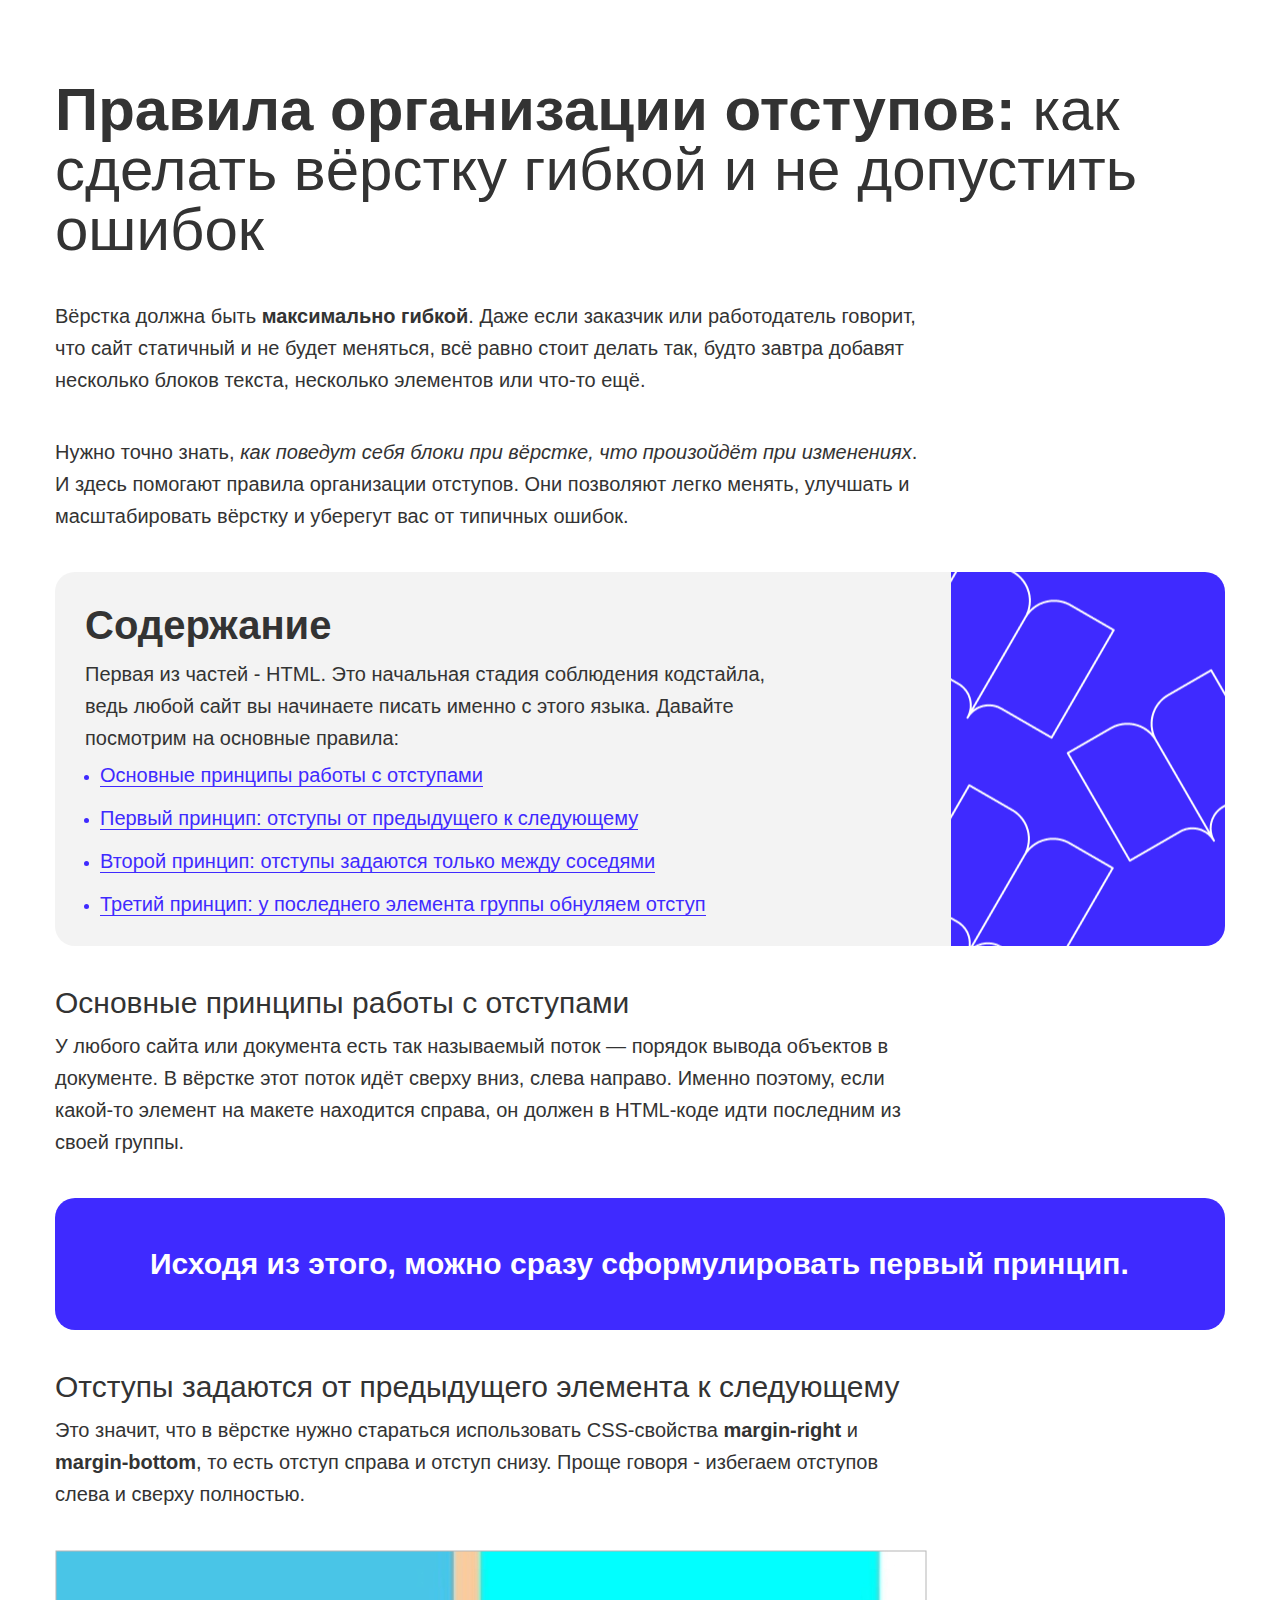
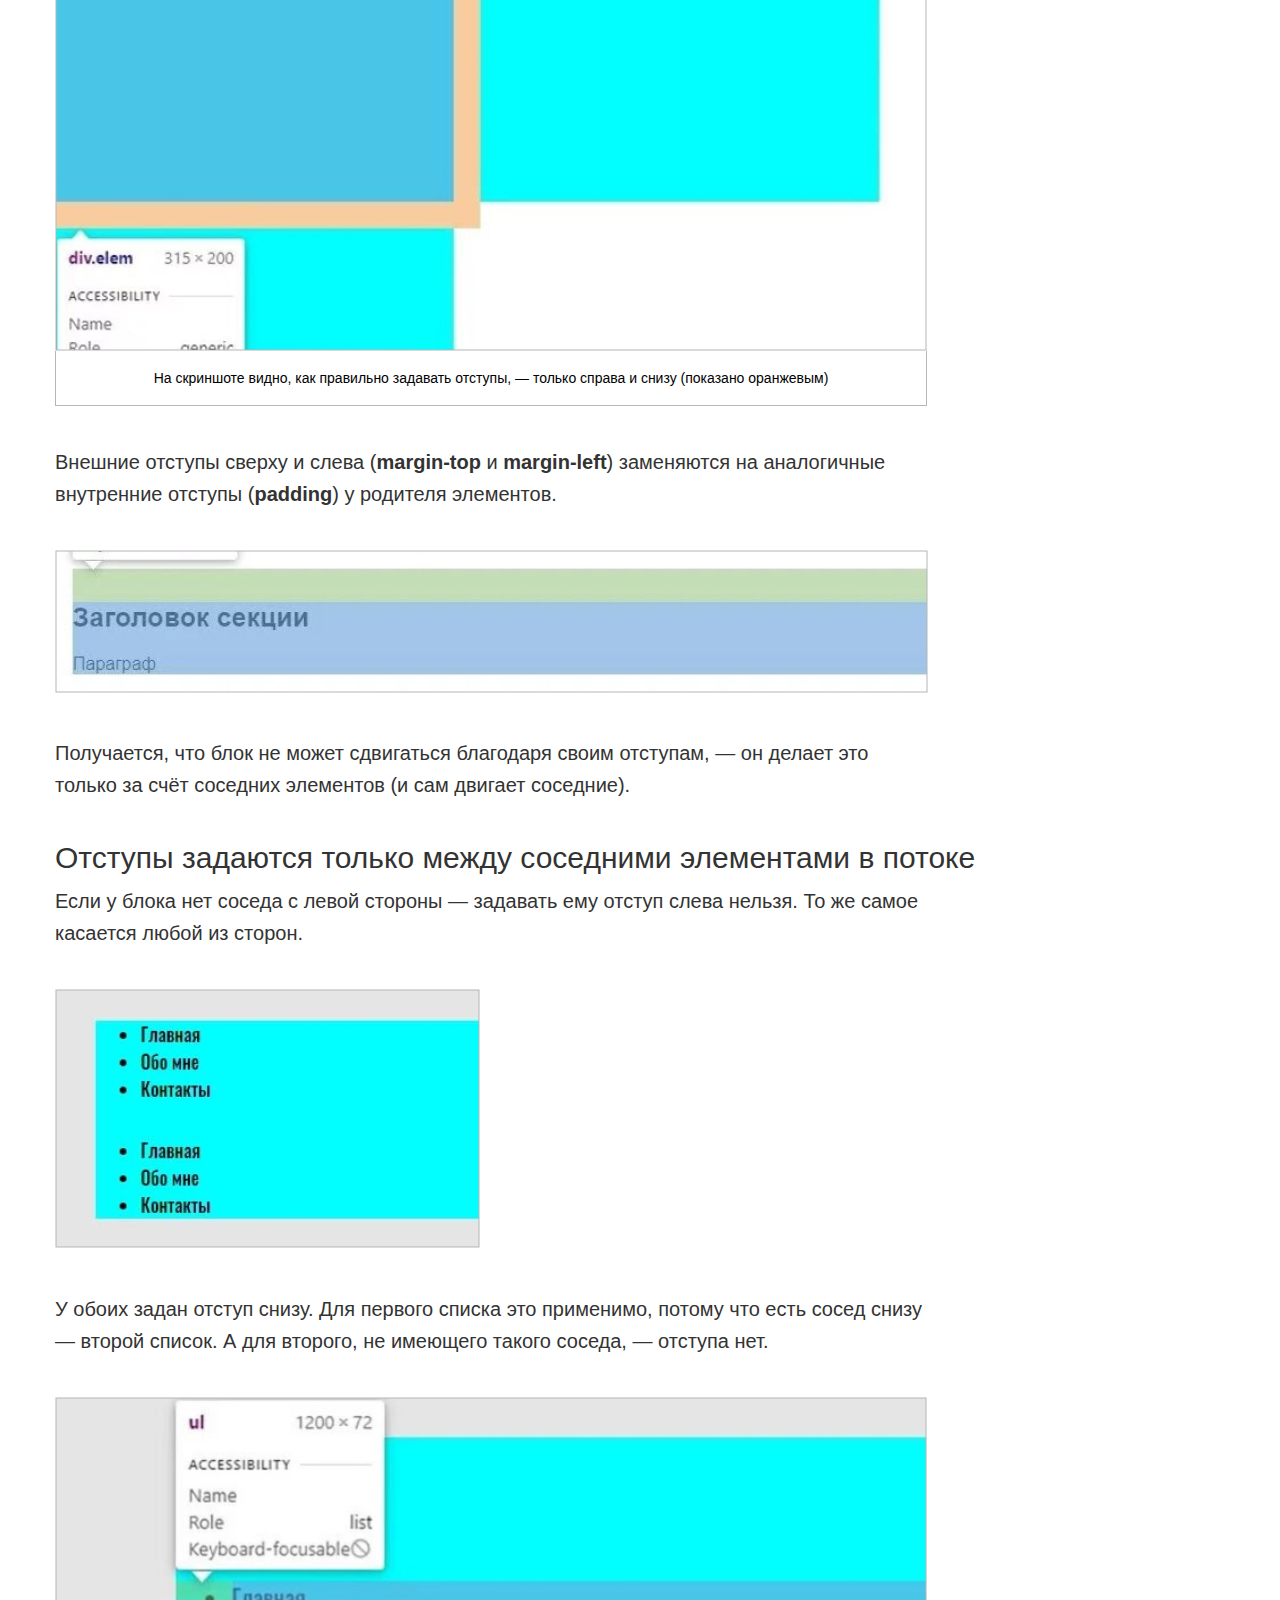
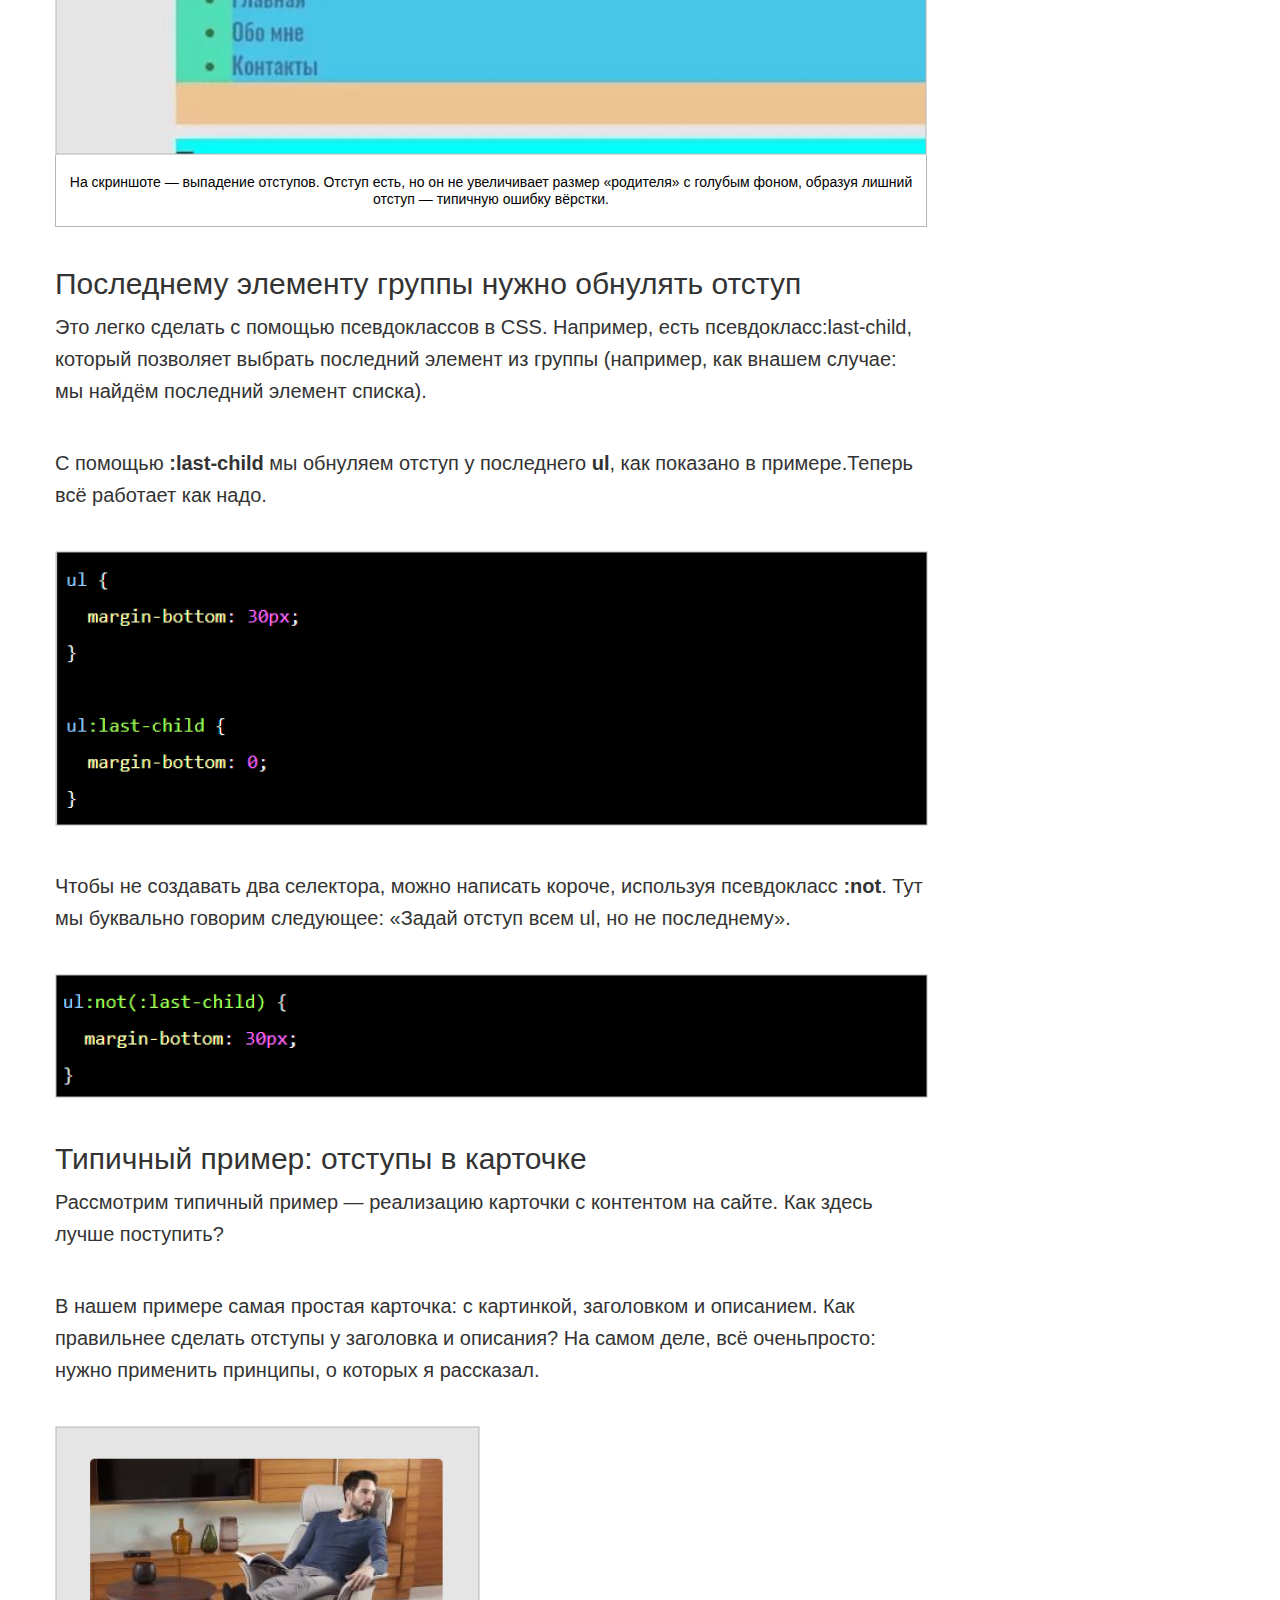
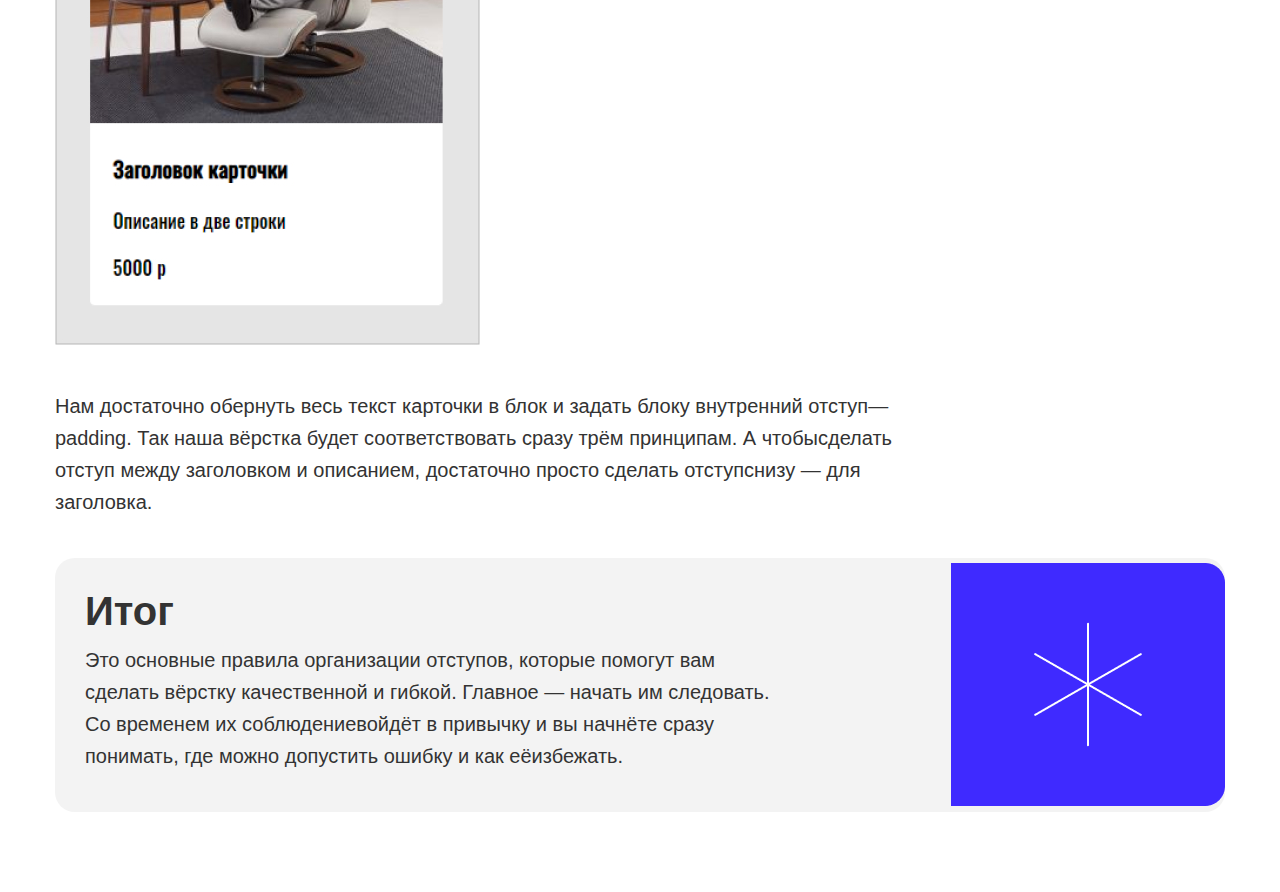
<file: 5.13/article.html>
<!DOCTYPE html>
<html lang="ru">

<head>
  <meta charset="UTF-8">
  <meta name="viewport" content="width=device-width, initial-scale=1.0">
  <title>Indets</title>
  <link rel="stylesheet" href="css/normalize.css">
  <link rel="stylesheet" href="css/style.css">
</head>

<body>
  <div class="container">
  <h1 class="title"><b>Правила организации отступов: </b>как сделать вёрстку гибкой и не допустить ошибок</h1>
  <p class="text">Вёрстка должна быть <strong>максимально гибкой</strong>. Даже если заказчик или работодатель говорит, что сайт статичный и не будет меняться, всё равно стоит делать так, будто завтра добавят несколько блоков текста, несколько элементов или что-то ещё.</p>
  <p class="text">Нужно точно знать, <i>как поведут себя блоки при вёрстке, что произойдёт при изменениях</i>. И здесь помогают правила организации отступов. Они позволяют легко менять, улучшать и масштабировать вёрстку и уберегут вас от типичных ошибок.</p>

  <div class="gray-box  gray-box-background-image1">
  <h2 class="chapter">Содержание</h2>
  <p class="text">Первая из частей - HTML. Это начальная стадия соблюдения кодстайла, ведь любой сайт вы начинаете писать именно с этого языка. Давайте посмотрим на основные правила:</p>
  <ul class="list">
    <li class="list-elem"><a class="link-content" href="#FirstPr">Основные принципы работы с отступами</a></li>
    <li class="list-elem"><a class="link-content" href="#SecPr">Первый принцип: отступы от предыдущего к следующему</a></li>
    <li class="list-elem"><a class="link-content" href="#ThirdPr">Второй принцип: отступы задаются только между соседями</a></li>
    <li class="list-elem"><a class="link-content" href="#FourthPr">Третий принцип: у последнего элемента группы обнуляем отступ</a></li>
  </ul>
  </div>

  <div id = "FirstPr">
    <h3 class="paragraph">Основные принципы работы с отступами</h3>
    <p class="text">У любого сайта или документа есть так называемый поток — порядок вывода объектов в документе. В вёрстке этот поток идёт сверху вниз, слева направо. Именно поэтому, если какой-то элемент на макете находится справа, он должен в HTML-коде идти последним из своей группы.</p>
    <p class="text blue">Исходя из этого, можно сразу сформулировать первый принцип.</p>
  </div>

  <div id = "SecPr">
    <h3 class="paragraph">Отступы задаются от предыдущего элемента к следующему</h3>
    <p class="text">Это значит, что в вёрстке нужно стараться использовать CSS-свойства <b>margin-right</b> и <b>margin-bottom</b>, то есть отступ справа и отступ снизу. Проще говоря - избегаем отступов слева и сверху полностью.</p>
    <figure class="picture-with-caption">
      <img src="img/1.jpg" alt="Пример правильного задания внешних отступов: справа и снизу, отмечено оранжевым">
      <figcaption  class="caption">На скриншоте видно, как правильно задавать отступы, — только справа и снизу (показано оранжевым)</figcaption>
    </figure>
    <p class="text">Внешние отступы сверху и слева (<b>margin-top</b> и <b>margin-left</b>) заменяются на аналогичные внутренние отступы (<b>padding</b>) у родителя элементов.</p>
    <img class="picture" src="img/2.jpg" alt="Фрагмент сайта с заголовком секции, демонстрирующий поведение отступов при размещении блоков">
    <p class="text">Получается, что блок не может сдвигаться благодаря своим отступам, — он делает это только за счёт соседних элементов (и сам двигает соседние).</p>
  </div>

  <div id = "ThirdPr">
    <h3 class="paragraph">Отступы задаются только между соседними элементами в потоке</h3>
    <p class="text">Если у блока нет соседа с левой стороны — задавать ему отступ слева нельзя. То же самое касается любой из сторон.</p>
    <img class="picture" src="img/3.jpg" alt="Два списка: у первого задан отступ снизу, у второго — нет. Показывается корректная и некорректная работа отступов">
    <p class="text">У обоих задан отступ снизу. Для первого списка это применимо, потому что есть сосед снизу — второй список. А для второго, не имеющего такого соседа, — отступа нет.</p>
    <figure class="picture-with-caption">
      <img src="img/4.jpg" alt="Ошибка вёрстки: внешний отступ выходит за границы родительского блока, фон не увеличивается">
      <figcaption class="caption">На скриншоте — выпадение отступов. Отступ есть, но он не увеличивает размер «родителя» с голубым фоном, образуя лишний отступ — типичную ошибку вёрстки.</figcaption>
    </figure>
  </div>

  <div id = "FourthPr">
    <h3 class="paragraph">Последнему элементу группы нужно обнулять отступ</h3>
    <p class="text">Это легко сделать с помощью псевдоклассов в CSS. Например, есть псевдокласс:last-child, который позволяет выбрать последний элемент из группы (например, как внашем случае: мы найдём последний элемент списка).</p>
    <p class="text">С помощью <b>:last-child</b> мы обнуляем отступ у последнего <b>ul</b>, как показано в примере.Теперь всё работает как надо.</p>
    <img class="picture" src="img/5.jpg" alt="Пример использования псевдокласса :last-child для обнуления отступа у последнего элемента">
    <p class="text">Чтобы не создавать два селектора, можно написать короче, используя псевдокласс <b>:not</b>. Тут мы буквально говорим следующее: «Задай отступ всем ul, но не последнему».</p>
    <img class="picture" src="img/6.jpg" alt="Пример CSS-селектора с псевдоклассом :not, позволяющего задать отступы всем элементам, кроме последнего">
  </div>

  <div>
    <h3 class="paragraph">Типичный пример: отступы в карточке</h3>
    <p class="text">Рассмотрим типичный пример — реализацию карточки с контентом на сайте. Как здесь лучше поступить?</p>
    <p class="text">В нашем примере самая простая карточка: с картинкой, заголовком и описанием. Как правильнее сделать отступы у заголовка и описания? На самом деле, всё оченьпросто: нужно применить принципы, о которых я рассказал.</p>
    <img class="picture" src="img/7.jpg" alt="Вёрстка карточки с изображением, заголовком и описанием. Демонстрация отступов между элементами карточки">
    <p class="text">Нам достаточно обернуть весь текст карточки в блок и задать блоку внутренний отступ— padding. Так наша вёрстка будет соответствовать сразу трём принципам. А чтобысделать отступ между заголовком и описанием, достаточно просто сделать отступснизу — для заголовка.</p>
  </div>

  <div class="gray-box gray-box-background-image2">
    <h2 class="chapter">Итог</h2>
    <p class="text">Это основные правила организации отступов, которые помогут вам сделать вёрстку качественной и гибкой. Главное — начать им следовать. Со временем их соблюдениевойдёт в привычку и вы начнёте сразу понимать, где можно допустить ошибку и как еёизбежать.</p>
  </div>

  </div>
</body>
</html>
</file>
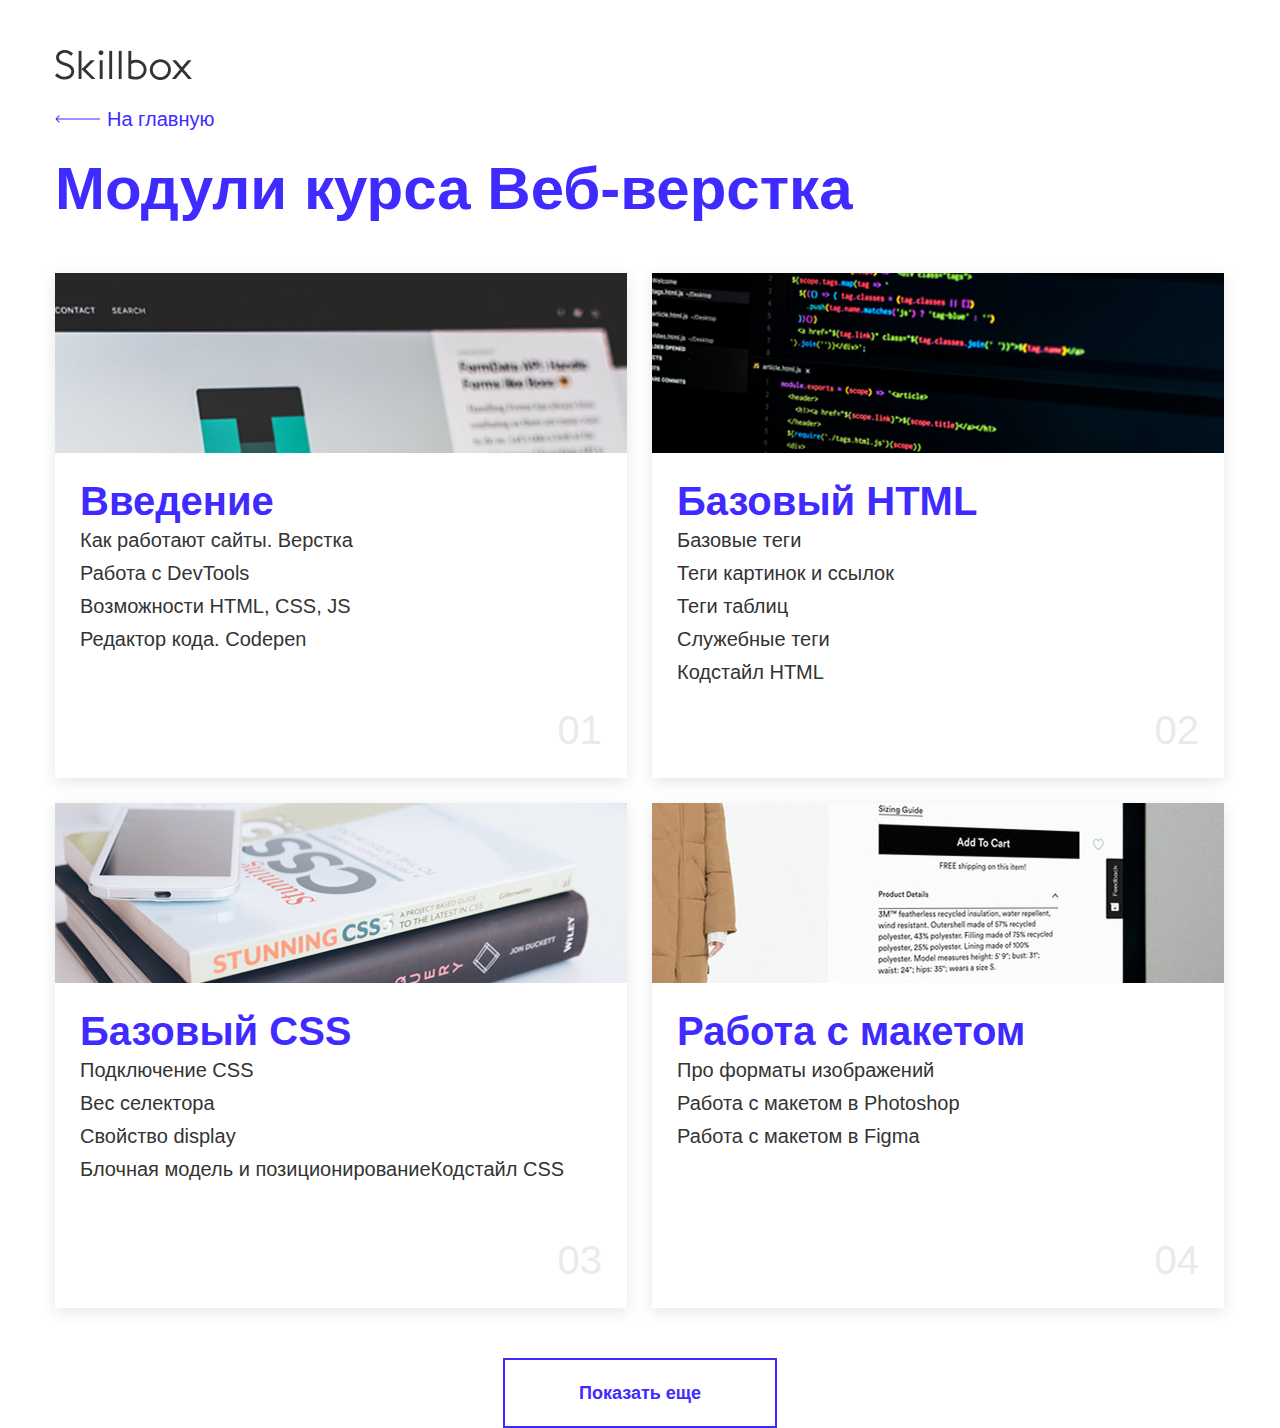
<file: 5.13/modules.html>
<!DOCTYPE html>
<html lang="en">
<head>
  <meta charset="UTF-8">
  <meta name="viewport" content="width=device-width, initial-scale=1.0">
  <title>Modules</title>
  <link rel="stylesheet" href="css/normalize.css">
    <link rel="stylesheet" href="css/style.css">
</head>

<body>
  <div class="modules-container">
    <img class="logo-skillbox" src="img/skillbox 1.png" alt="Logo Skillbox">
    <a class="main-link" href="index.html">На главную</a>
    <h1 class="modules-title">Модули курса Веб-верстка</h1>

    <div class="cards">
      <div class="card margin-right margin-bottom-of-card">
        <img class="img-modules" src="jpg/photo1.jpg" alt="photo1">
        <h2 class="title-of-cards">Введение</h2>
        <p class="text-of-cards">Как работают сайты. Верстка</p>
        <p class="text-of-cards">Работа с DevTools</p>
        <p class="text-of-cards">Возможности HTML, CSS, JS</p>
        <p class="text-of-cards">Редактор кода. Codepen</p>
        <div class="card-number">01</div>
      </div>
      <div class="card margin-bottom-of-card">
        <img class="img-modules" src="jpg/photo2.jpg" alt="photo2">
        <h2 class="title-of-cards">Базовый HTML</h2>
        <p class="text-of-cards">Базовые теги</p>
        <p class="text-of-cards">Теги картинок и ссылок</p>
        <p class="text-of-cards">Теги таблиц</p>
        <p class="text-of-cards">Служебные теги</p>
        <p class="text-of-cards">Кодстайл HTML</p>
        <div class="card-number">02</div>
      </div>
      <div class="card margin-right">
        <img class="img-modules" src="jpg/photo3.jpg" alt="photo3">
        <h2 class="title-of-cards">Базовый CSS</h2>
        <p class="text-of-cards">Подключение CSS</p>
        <p class="text-of-cards">Вес селектора</p>
        <p class="text-of-cards">Свойство display</p>
        <p class="text-of-cards">Блочная модель и позиционированиеКодстайл CSS</p>
        <p class="text-of-cards"></p>
        <div class="card-number">03</div>
      </div>
      <div class="card">
        <img class="img-modules" src="jpg/photo4.jpg" alt="photo4">
        <h2 class="title-of-cards">Работа с макетом</h2>
        <p class="text-of-cards">Про форматы изображений</p>
        <p class="text-of-cards">Работа с макетом в Photoshop</p>
        <p class="text-of-cards">Работа с макетом в Figma</p>
        <div class="card-number">04</div>
      </div>
    </div>

    <button class= "button-show-more"> <p>Показать еще</p> </button>
    </div>

</body>
</html>
</file>
<file: 3.16/css/style.css>
html {
	box-sizing: border-box;
}

*,
*::before,
*::after {
	box-sizing: inherit;
}

a {
	color: inherit;
	text-decoration: none;
}

img {
	max-width: 100%;
}

body {
	font-family: 'font', sans-serif;
}

.main-content{
	display: flex;
	flex-direction: column;
	align-items: center;
	justify-content: center;
	min-height: 100vh;
	color: #fff;
	background-color: #070217;
}

.logo{
	display: inline-block;
	margin-bottom: 50px;
}

.links{
	margin-bottom: 50px;
}

.link{
	padding: 24px 49px;
}

.link:not(:last-child){
	margin-right: 25px;
}

.container{
	margin: 0 auto;
	padding: 80px 0;
	width: 1170px;
}

.title{
	margin-top: 0;
	margin-bottom: 40px;
}

.chapter,.paragraph{
	margin-top: 0;
	margin-bottom: 10px;
}

.text{
	width: 872px;
	margin-top: 0;
	margin-bottom: 40px;
}

.gray-box{
	border-radius: 20px;
	padding: 30px;
	background-color: #f3f3f3;
}

.gray-box:not(:last-child){
	margin-bottom: 40px;
}

.gray-box .text{
	margin-bottom: 10px;
	width: 692px;
}

.list{
	margin-top: 0;
	padding-left: 15px;
}

.list-elem:not(last-child){
	margin-bottom: 20px;
}

.picture{
	margin-bottom: 40px;
}

.picture-with-caption{
	display: inline-block;
	margin-bottom: 40px;
	width: 872px;
}

.picture-with-caption .caption{
	text-align: center;
	font-size: 12px;
}
</file>
<file: 4.17/css/style.css>
html {
	box-sizing: border-box;
}

*,
*::before,
*::after {
	box-sizing: inherit;
}

a {
	color: inherit;
	text-decoration: none;
}

img {
	max-width: 100%;
}

body {
	font-family: Arial, Verdana, sans-serif;
}

.main-content{
	display: flex;
	flex-direction: column;
	align-items: center;
	justify-content: center;
	min-height: 100vh;
	color: #fff;
	background-color: #070217;
}

.logo{
	display: inline-block;
	margin-bottom: 50px;
}

.download-link{
	font-weight: 700;
	font-size: 18px;
	color: #3f2aff;
	padding-left: 30px;
	background-image: url("../img/download.png");
	background-size: 20px 20px;
	background-position: left center;
	background-repeat: no-repeat;
}

.links{
	margin-bottom: 50px;
}

.link{
	font-weight: 700;
	font-size: 18px;
	background-color: #3f2aff;
	padding: 24px 49px;
}

.link:not(:last-child){
	margin-right: 25px;
}

.container{
	margin: 0 auto;
	padding: 80px 0;
	width: 1170px;
}

.title{
	margin-top: 0;
	margin-bottom: 40px;
	font-weight: 400;
	font-size: 60px;
	line-height: 60px;
	color: #333;
}

.chapter{
	margin-top: 0;
	margin-bottom: 10px;
	font-size: 40px;
	line-height: 46px;
	color: #333;
}

.text{
	width: 872px;
	margin-top: 0;
	margin-bottom: 40px;
	font-weight: 400;
	font-size: 20px;
	line-height: 32px;
	color: #333;
}

.blue{
	border-radius: 20px;
	padding: 50px 95px;
	width: 100%;
	font-weight: 700;
	font-size: 30px;
	color: #fff;
	background-color: #3f2aff;
}

.gray-box{
	border-radius: 20px;
	padding: 30px;
	background-color: #f3f3f3;
	background-position: right;
	background-repeat: no-repeat;
}

.gray-box:not(:last-child){
	margin-bottom: 40px;
}

.gray-box .text{
	margin-bottom: 10px;
	width: 692px;
}

.gray-box-background-image1{
	background-image: url("../img/decorate-1.png");
}

.gray-box-background-image2{
	background-image: url("../img/decorate-2.png");
}

.list {
	margin: 0;
	padding-left: 15px;
}

.list-elem::marker {
  color: #3f2aff;
}


.list-elem:not(:last-child){
	margin-bottom: 20px;
}

.link-content{
	border-bottom: 1px solid #3f2aff;
	font-size: 20px;
	color: #3f2aff;

}

.picture{
	margin-bottom: 40px;
}

.picture-with-caption{
	margin: 0;
	display: inline-block;
	margin-bottom: 40px;
	width: 872px;
	font-size: 0;
}


.picture-with-caption .caption{
	border: 1px solid #b6b6b6;
	border-top: 0;
	padding: 19px 0;
	font-weight: 400;
	text-align: center;
	font-size: 14px;
}

.paragraph{
	margin: 0;
	margin-bottom: 10px;
	font-weight: 400;
	font-size: 30px;
	line-height: 34px;
	color: #333;
}
</file>
<file: 5.13/css/style.css>
html {
	box-sizing: border-box;
}

*,
*::before,
*::after {
	box-sizing: inherit;
}

a {
	color: inherit;
	text-decoration: none;
}

img {
	max-width: 100%;
}

body {
	font-family: Arial, Verdana, sans-serif;
}

.main-content{
	display: flex;
	flex-direction: column;
	align-items: center;
	justify-content: center;
	min-height: 100vh;
	color: #fff;
	background-color: #070217;
}

.logo{
	display: inline-block;
	margin-bottom: 50px;
}

.download-link{
	font-weight: 700;
	font-size: 18px;
	color: #3f2aff;
	padding-left: 30px;
	background-image: url("../img/download.png");
	background-size: 20px 20px;
	background-position: left center;
	background-repeat: no-repeat;
}

.links{
	margin-bottom: 50px;
}

.link{
	font-weight: 700;
	font-size: 18px;
	background-color: #3f2aff;
	padding: 24px 49px;
}

.link:not(:last-child){
	margin-right: 25px;
}

.container{
	margin: 0 auto;
	padding: 80px 0;
	width: 1170px;
}

.title{
	margin-top: 0;
	margin-bottom: 40px;
	font-weight: 400;
	font-size: 60px;
	line-height: 60px;
	color: #333;
}

.chapter{
	margin-top: 0;
	margin-bottom: 10px;
	font-size: 40px;
	line-height: 46px;
	color: #333;
}

.text{
	width: 872px;
	margin-top: 0;
	margin-bottom: 40px;
	font-weight: 400;
	font-size: 20px;
	line-height: 32px;
	color: #333;
}

.blue{
	border-radius: 20px;
	padding: 50px 95px;
	width: 100%;
	font-weight: 700;
	font-size: 30px;
	color: #fff;
	background-color: #3f2aff;
}

.gray-box{
	border-radius: 20px;
	padding: 30px;
	background-color: #f3f3f3;
	background-position: right;
	background-repeat: no-repeat;
}

.gray-box:not(:last-child){
	margin-bottom: 40px;
}

.gray-box .text{
	margin-bottom: 10px;
	width: 692px;
}

.gray-box-background-image1{
	background-image: url("../img/decorate-1.png");
}

.gray-box-background-image2{
	background-image: url("../img/decorate-2.png");
}

.list {
	margin: 0;
	padding-left: 15px;
}

.list-elem::marker {
  color: #3f2aff;
}


.list-elem:not(:last-child){
	margin-bottom: 20px;
}

.link-content{
	border-bottom: 1px solid #3f2aff;
	font-size: 20px;
	color: #3f2aff;

}

.picture{
	margin-bottom: 40px;
}

.picture-with-caption{
	margin: 0;
	display: inline-block;
	margin-bottom: 40px;
	width: 872px;
	font-size: 0;
}


.picture-with-caption .caption{
	border: 1px solid #b6b6b6;
	border-top: 0;
	padding: 19px 0;
	font-weight: 400;
	text-align: center;
	font-size: 14px;
}

.paragraph{
	margin: 0;
	margin-bottom: 10px;
	font-weight: 400;
	font-size: 30px;
	line-height: 34px;
	color: #333;
}

.modules-container{
	font-family: Arial, Helvetica, sans-serif;
	width: 1170px;
	margin: 0 auto;
	max-width: 100%;
}

.logo-skillbox{
	margin: 0;
	margin-top: 50px;
	margin-bottom: 25px;
	/* width: 176;
	height: 30; */
}

.main-link{
	display: block;
	color: rgba(63, 42, 255, 1);
	margin-bottom: 25px;
	font-weight: 400;
	font-size: 20px;
	line-height: 100%;
	padding-left: 52px;
	background-image: url("../svg/Arrow\ 1.svg");
	background-size: 45px;
	background-position: left center;
	background-repeat: no-repeat;
}

.main-link:hover{
	text-decoration: underline;

}

.modules-title{
	margin: 0;
	font-weight: 700;
	font-size: 60px;
	color: rgba(63, 42, 255, 1);
	margin-bottom: 50px;
}

.cards{
	margin: 0;
	font-size: 0;
	margin-bottom: 50px;

}

.card{
	position: relative;
	display: inline-block;
	margin: 0;
	width: 572px;
	height: 505px;
	vertical-align: top;
	color: rgba(0, 0, 0, 0.1);
	box-shadow: 0 4px 15px rgba(0, 0, 0, 0.1);
}

.margin-right{
	margin-right: 25px;
}

.img-modules{
	margin: 0;
	margin-bottom: 25px;
}

.title-of-cards{
	margin: 0;
	font-weight: 700;
	font-size: 40px;
	color: rgba(63, 42, 255, 1);
	margin-left: 25px;
}

.text-of-cards{
	margin: 0;
	font-weight: 400;
	font-size: 20px;
	line-height: 165%;
	color: rgba(51, 51, 51, 1);
	margin-left: 25px;
}

.margin-bottom-of-card{
	margin-bottom: 25px;
}

.card-number {
  position: absolute;
  bottom: 25px;
  right: 25px;
  font-weight: 400;
  font-size: 40px;
  color: rgba(234, 234, 234, 1);
}
.button-show-more{
	display: block;
  	margin: 0 auto;
	border: 2px solid rgba(63, 42, 255, 1);
	color:rgba(63, 42, 255, 1);
	background-color: #fff;
	width: 274px;
	height: 70px;
	text-align: center;
	font-weight: 700;
	font-size: 18px;
	cursor: pointer;
}

.button-show-more:hover {
  background-color: rgba(63, 42, 255, 1);
  color: #fff;
}
</file>
<file: Lagoona/css/style.css>
html{
    box-sizing: border-box;
}

*,
*::before,
*::after {
    box-sizing: inherit;
}

a {
    color: inherit;
    text-decoration: none;
}

img {
    max-width: 100%;
}

body {
    min-width: 1200px;
    font-family: 'font', sans-serif ;
}

.list-reset {
    margin: 0;
    padding: 0;
    list-style: none;
}

.btn-reset {
    padding: 0;
    margin: 0;
    border: none;
    background-color: transparent;
    cursor:pointer;
}

.flex {
    display: flex;
}

.container {
    width: 1200px;
    padding: 0 15px;
    margin: 0 auto;
}

.section-title {
    margin: 0;
    margin-bottom: 20px;
}

.section-offset {
    padding: 70px 0 0 0;
}

/* header-top */
.header-top {
    align-items: center;
    margin-bottom: 30px;
}

.header-link {
    margin-right: 40px;
}

.header-login {
    margin-left: auto;
}

.nav-container {
    align-items: center;
    /* justify-content: space-around; */
}


.header-list {
    justify-content: space-evenly;
}

.header-list-item.bt{
    /* outline: 1px solid red; */
    align-self: center;
}

.header-btn {
    margin-left: 25px;
}


/* special-offer */
.special-offer-list {
    justify-content: center;
    align-items: flex-start;
}
.special-offer-list-item {
    flex-direction: column;
    width: 573px;
    /* outline: 1px solid red; */
    /* flex-shrink: 0; */
}

.special-offer-list-item:not(:last-child){
    margin-right: 24px;
    margin-bottom: 24px;
}

.special-offer-list-item-content{
    margin-left: 45px;
    margin-bottom: 40px;
}

.special-offer-list-item-title{
    margin: 0;
    margin-bottom: 15px;
}

.special-offer-item-price {
    margin: 0;
    margin-bottom: 47px;
}

/* .special-offer-list-item:last-child {
    width: 573px;
    height: 540px;
} */


/* about us */
.about-us-text {
    margin: 0;
    padding: 0;
    font-size: inherit;
    font-weight: normal;
    line-height: normal;
}

/* services */
.services-list {
    flex-wrap: wrap;
}

.services-list-item {
    width: 573px;
    /* outline: 1px solid red; */
    margin-bottom: 24px;
    flex-direction: column;
    align-items: center;
}

.services-list-item:not(:nth-child(2n)) {
    margin-right: 24px;
}

.service {
    margin-bottom: 26px;
}

.service-text {
    padding-left: 45px;
    padding-bottom: 35px;
}

.service-link {
    margin: 0;
    padding: 0;

}

.service-desc {
    margin: 0;
    padding: 0;
    margin-top: 5px;
}


/* advantage */
.advantages-list {
    flex-wrap: wrap;
}

.advantages-list-item {
    width: 276px;
    min-height: 276px;
    /* outline: 1px solid red; */
    margin-bottom: 22px;
    flex-direction: column;
}

.advantages-list-item:not(:nth-child(4n)) {
    margin-right: 22px;
}

.advantages-svg {
    margin-top: 40px;
    margin-left: 45px;
    margin-bottom: 10px;
}

.advantages-item-descr {
    margin: 0;
    padding: 0;
    margin-left: 45px;

}

.placement-list {
    flex-wrap: wrap;
}

.placement-list-items {
    flex-direction: column;
    /* outline: 1px solid red;  */
    margin-bottom: 24px;
    min-width: 374px;
}

.placement-list-items:not(:nth-child(3n)) {
    margin-right: 24px;
}


.placement-descr {
    margin-left: 45px;
    margin-bottom: 45px;
}

.placement-price {
    margin: 0;
}

.placement-stars {
    margin-top: 32px;
    margin-bottom: 16px;
    gap: 52px;
}

.placement-hotel {
    margin: 0;
    margin-bottom: 16px;
}

.placement-address {
    margin: 0;
    margin-bottom: 20px;
}
</file>
